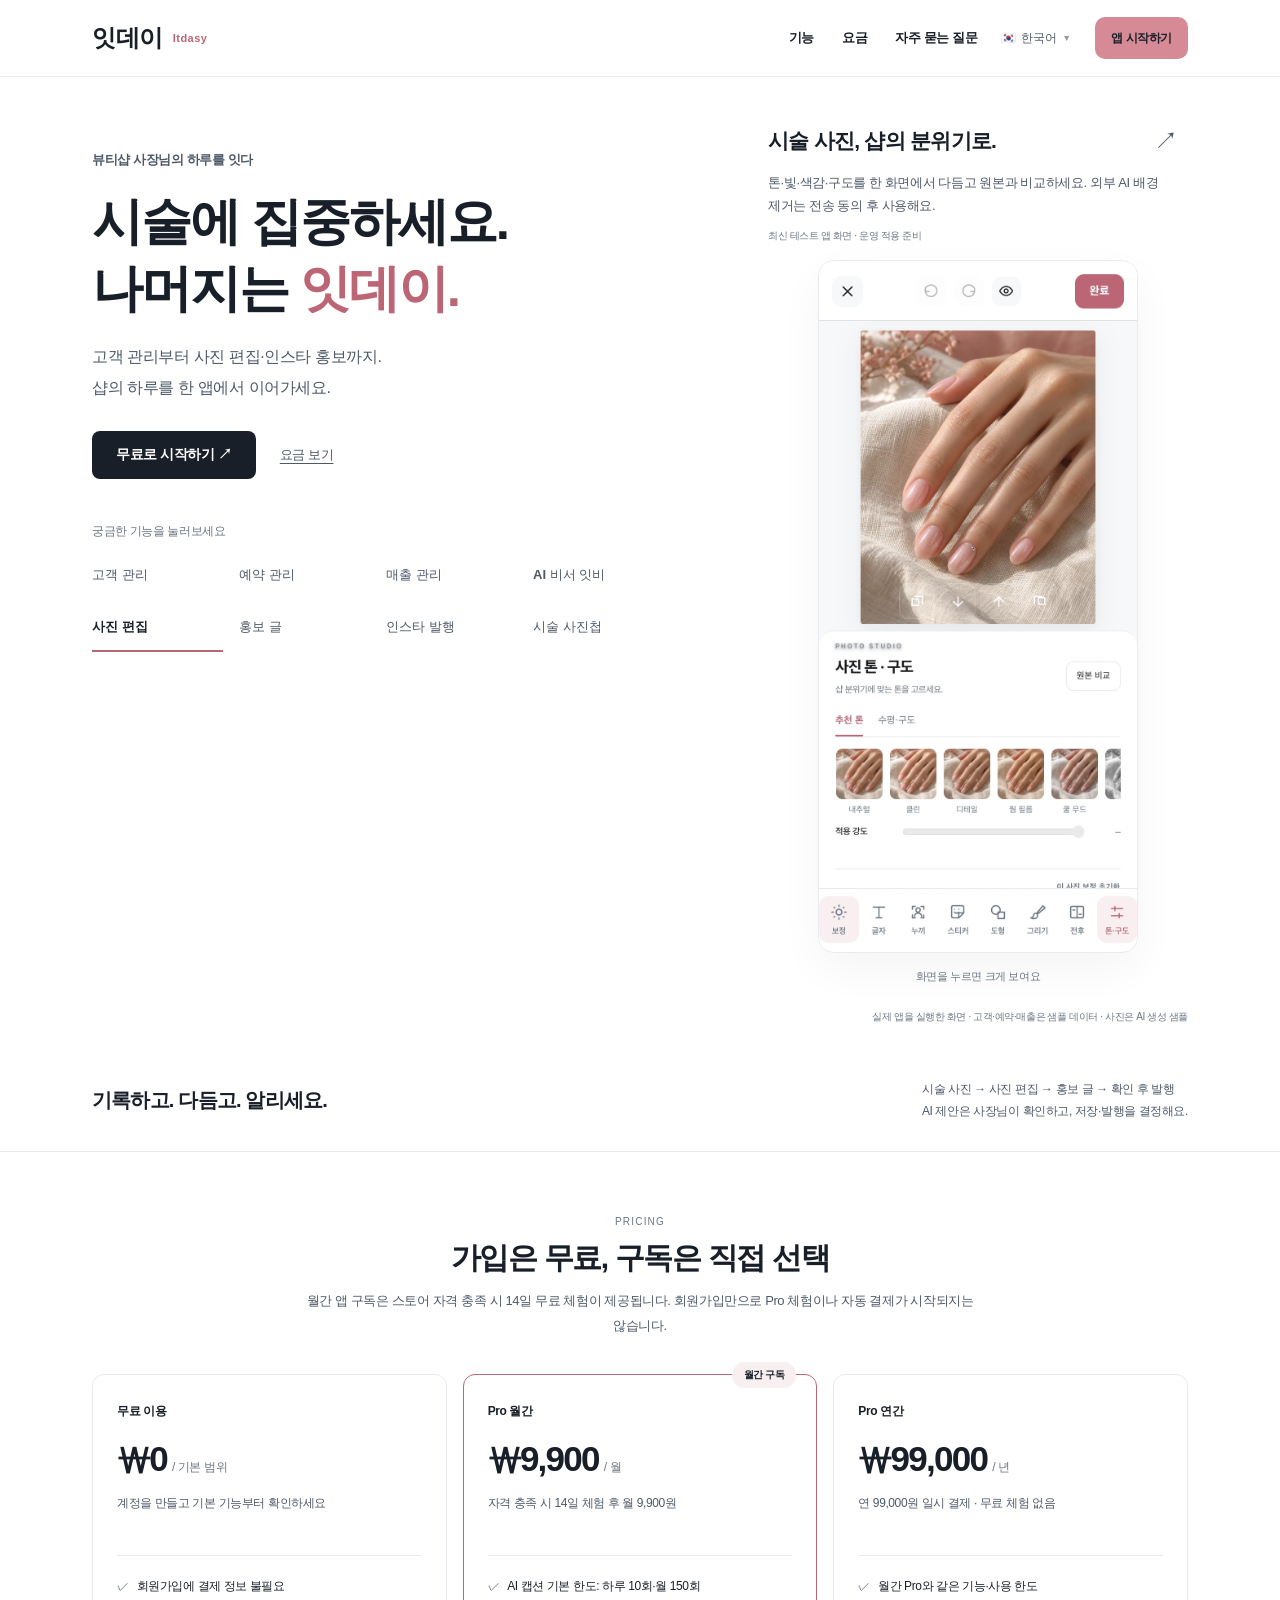
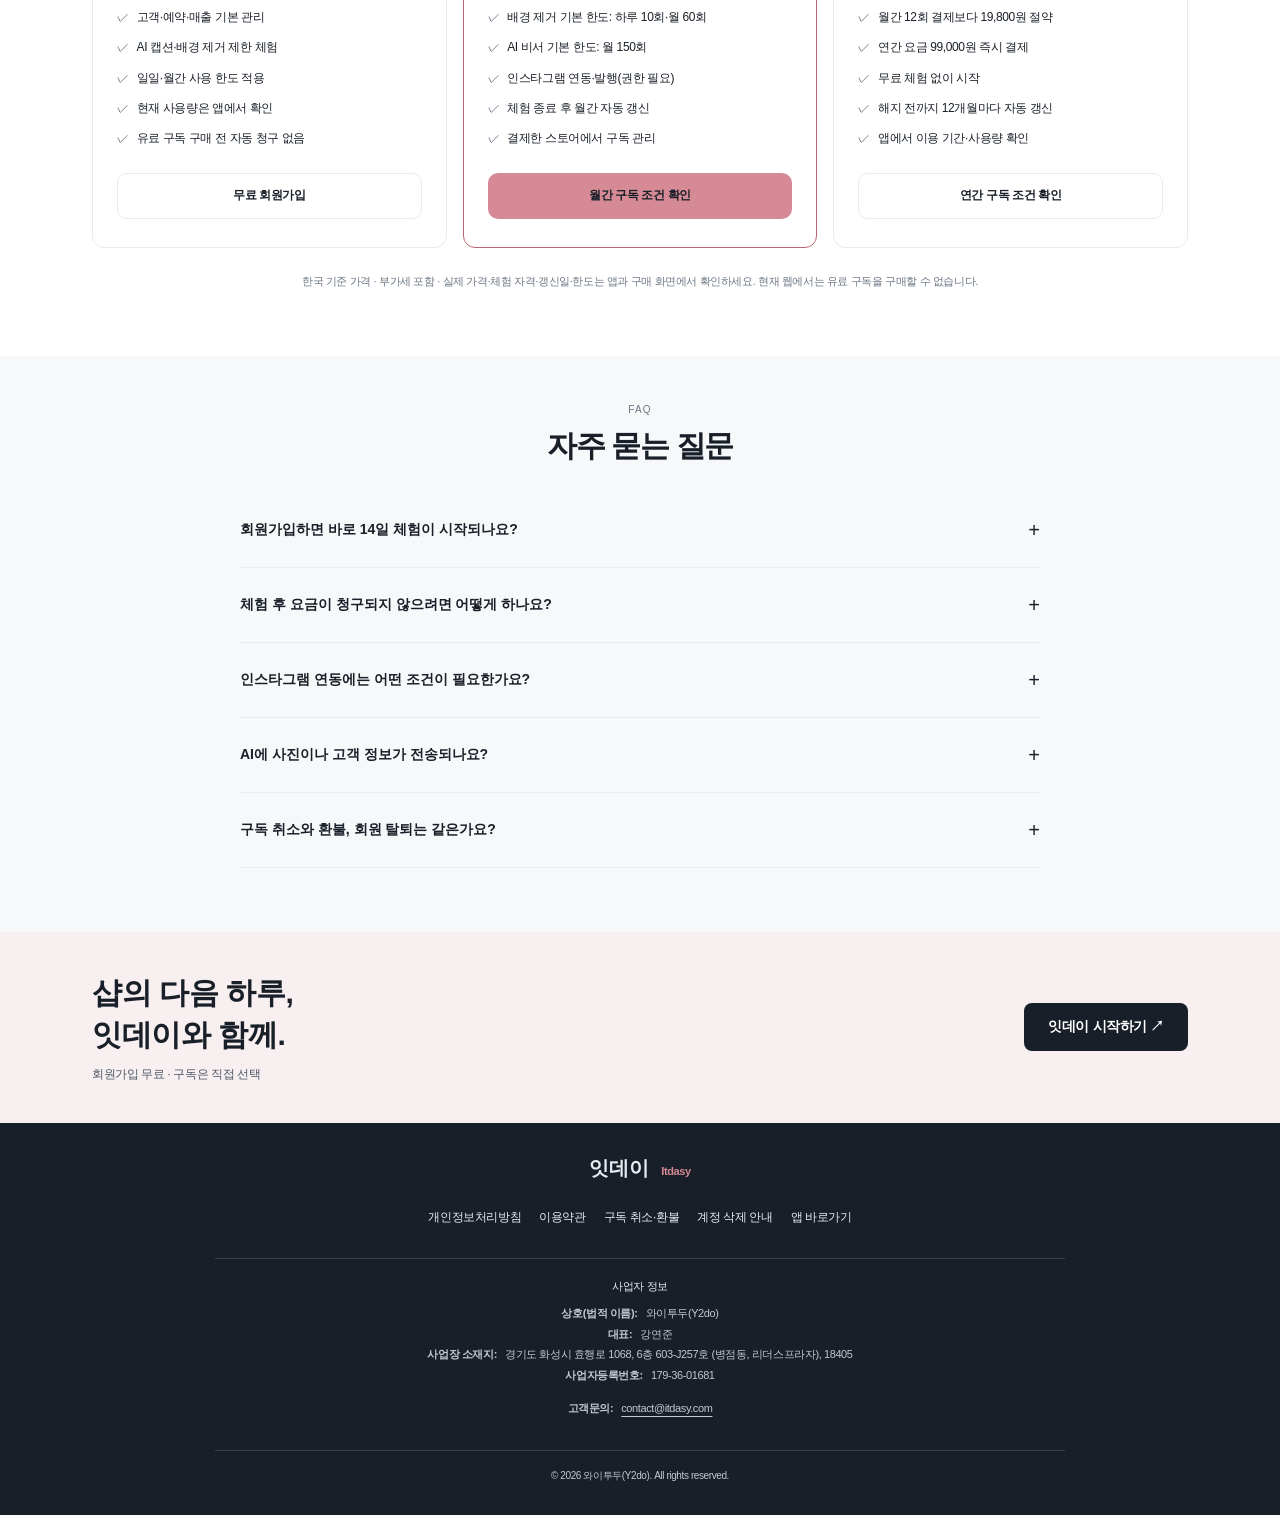
<file: index.html>
<!DOCTYPE html>
<html lang="ko">
<head>
  <meta charset="UTF-8">
  <meta name="viewport" content="width=device-width, initial-scale=1.0, maximum-scale=5">
  <title>잇데이 — 사장님의 시간을 아끼고, 매출을 잇다</title>
  <meta name="description" content="뷰티샵 고객·예약·매출 관리부터 사진 편집과 AI 홍보 글 초안까지. 확인 후 저장·발행하는 잇데이.">
  <meta property="og:title" content="잇데이 — 뷰티샵 관리와 AI 홍보 도우미">
  <meta property="og:description" content="고객·예약·매출, 사진과 홍보 글을 한 곳에서 준비하세요.">
  <link rel="icon" href="assets/favicon.svg" type="image/svg+xml">
  <meta name="theme-color" content="#FFFFFF">
  <meta name="author" content="와이투두(Y2do)">
  <meta name="publisher" content="와이투두(Y2do)">
  <!-- Meta Business Verification / 검색엔진용 법적 엔티티 구조화 데이터 -->
  <script type="application/ld+json">
  {
    "@context": "https://schema.org",
    "@type": "Organization",
    "name": "잇데이",
    "legalName": "와이투두(Y2do)",
    "alternateName": ["와이투두", "Y2do", "잇데이 스튜디오", "itdasy"],
    "taxID": "179-36-01681",
    "founder": "강연준",
    "url": "https://itdasy.com",
    "email": "contact@itdasy.com",
    "address": {
      "@type": "PostalAddress",
      "streetAddress": "효행로 1068, 6층 603-J257호 (병점동, 리더스프라자)",
      "addressLocality": "화성시",
      "addressRegion": "경기도",
      "postalCode": "18405",
      "addressCountry": "KR"
    }
  }
  </script>
  <link rel="stylesheet" href="design.css?v=20261002-product-v2">
</head>
<body>
<a class="skip-link" href="#hero">본문 바로가기</a>
  <nav class="navbar" id="navbar">
    <div class="navbar-inner">
      <a class="navbar-logo" href="./" aria-label="잇데이 홈">잇데이 <span class="brand-wordmark">Itda<span style="color:inherit;font-size:inherit;letter-spacing:inherit">sy</span></span></a>
      <div class="nav-links"><a href="#services" id="navFeatures">기능</a><a href="#pricing" id="navPricing">요금</a><a href="#faq" id="navFaq">자주 묻는 질문</a></div>
      <div class="lang-switcher" id="langSwitcher">
        <button class="lang-btn" onclick="toggleLang()" aria-expanded="false" aria-controls="languageOptions">
          <span class="lang-flag" id="currentFlag">🇰🇷</span>
          <span id="currentLangLabel">한국어</span>
          <span style="font-size:9px;opacity:.6;">▼</span>
        </button>
        <div class="lang-dropdown" id="languageOptions">
          <button type="button" class="lang-option active" onclick="setLang('ko')">🇰🇷 한국어</button>
          <button type="button" class="lang-option" onclick="setLang('en')">🇺🇸 English</button>
        </div>
      </div>
      <a href="https://nopo-lab.github.io/itdasy-frontend/#register" class="btn-nav" data-i18n="nav_cta">앱 시작하기</a>
    </div>
  </nav>
<main>
<section id="hero">
 <div class="container hero-inner">
  <div class="hero-content">
   <p class="hero-badge" id="heroBadge">뷰티샵 사장님의 하루를 잇다</p>
   <h1 class="hero-title" id="heroTitle">시술에 집중하세요.<br>나머지는 <span>잇데이.</span></h1>
   <p class="hero-desc" id="heroDesc">고객 관리부터 사진 편집·인스타 홍보까지.<br>샵의 하루를 한 앱에서 이어가세요.</p>
   <div class="hero-actions"><a href="https://nopo-lab.github.io/itdasy-frontend/#register" class="btn-hero" id="heroBtn">무료로 시작하기 <span aria-hidden="true">↗</span></a><a href="#pricing" class="hero-secondary" id="heroPricing">요금 보기</a></div>
   <div id="services" class="feature-picker"><p class="picker-label" id="pickerLabel">궁금한 기능을 눌러보세요</p><div class="feature-tabs" role="tablist" aria-label="잇데이 기능"><button type="button" class="feature-tab" id="feature-customer" role="tab" aria-controls="featurePanel" aria-selected="false" tabindex="-1" data-feature="customer"><svg viewBox="0 0 24 24" aria-hidden="true"><path d="M16 21v-2a4 4 0 0 0-4-4H6a4 4 0 0 0-4 4v2m20 0v-2a4 4 0 0 0-3-3.87"/><circle cx="9" cy="7" r="4"/><path d="M16 3a4 4 0 0 1 0 8"/></svg><span>고객 관리</span></button>
<button type="button" class="feature-tab" id="feature-booking" role="tab" aria-controls="featurePanel" aria-selected="false" tabindex="-1" data-feature="booking"><svg viewBox="0 0 24 24" aria-hidden="true"><rect x="3" y="5" width="18" height="16" rx="3"/><path d="M16 3v4M8 3v4M3 11h18m-12 4h2m3 0h2"/></svg><span>예약 관리</span></button>
<button type="button" class="feature-tab" id="feature-revenue" role="tab" aria-controls="featurePanel" aria-selected="false" tabindex="-1" data-feature="revenue"><svg viewBox="0 0 24 24" aria-hidden="true"><path d="M4 20h16M6 16v-4m6 4V8m6 8V4"/></svg><span>매출 관리</span></button>
<button type="button" class="feature-tab" id="feature-assistant" role="tab" aria-controls="featurePanel" aria-selected="false" tabindex="-1" data-feature="assistant"><svg viewBox="0 0 24 24" aria-hidden="true"><rect x="4" y="6" width="16" height="14" rx="4"/><path d="M12 2v4M8 11v2m8-2v2M8 17h8"/></svg><span>AI 비서 잇비</span></button>
<button type="button" class="feature-tab" id="feature-editor" role="tab" aria-controls="featurePanel" aria-selected="true" tabindex="0" data-feature="editor"><svg viewBox="0 0 24 24" aria-hidden="true"><path d="m4 17 9-9 4 4-9 9H4zm11-11 2-2 4 4-2 2M4 4v5M2 7h5"/></svg><span>사진 편집</span></button>
<button type="button" class="feature-tab" id="feature-caption" role="tab" aria-controls="featurePanel" aria-selected="false" tabindex="-1" data-feature="caption"><svg viewBox="0 0 24 24" aria-hidden="true"><path d="M4 4h16v16H4zm4 4h8M8 12h8m-8 4h4"/></svg><span>홍보 글</span></button>
<button type="button" class="feature-tab" id="feature-publish" role="tab" aria-controls="featurePanel" aria-selected="false" tabindex="-1" data-feature="publish"><svg viewBox="0 0 24 24" aria-hidden="true"><path d="M12 16V3m-5 5 5-5 5 5M4 14v6h16v-6"/></svg><span>인스타 발행</span></button>
<button type="button" class="feature-tab" id="feature-portfolio" role="tab" aria-controls="featurePanel" aria-selected="false" tabindex="-1" data-feature="portfolio"><svg viewBox="0 0 24 24" aria-hidden="true"><path d="M3 7h7l2 2h9v11H3zM3 7V4h7l2 3"/></svg><span>시술 사진첩</span></button></div></div>
  </div>
  <div class="feature-stage" id="featurePanel" role="tabpanel" aria-labelledby="feature-editor" tabindex="0">
   <div class="stage-heading"><div><p class="stage-eyebrow" id="stageEyebrow">PHOTO EDITOR</p><h2 id="featureTitle">시술 사진, 샵의 분위기로.</h2></div><button type="button" id="enlargeScreen" aria-label="앱 화면 크게 보기">↗</button></div>
   <p class="feature-desc" id="featureDesc">톤·빛·색감·구도를 한 화면에서 다듬고 원본과 비교하세요. 외부 AI 배경 제거는 전송 동의 후 사용해요.</p>
   <p class="availability" id="featureAvailability">최신 테스트 앱 화면 · 운영 적용 준비</p><div class="stage-media"><button type="button" class="screen-button" id="screenButton" aria-label="사진 편집 화면 크게 보기"><img id="featureImage" src="assets/screens/editor-current.webp" width="780" height="1688" alt="잇데이 사진 편집 실제 앱 화면" fetchpriority="high"></button></div>
   <div class="stage-bottom"><span id="screenHint">화면을 누르면 크게 보여요</span></div>
  </div>
 </div>
 <div class="container"><p id="captureNote" class="capture-note">실제 앱을 실행한 화면 · 고객·예약·매출은 샘플 데이터 · 사진은 AI 생성 샘플</p></div>
</section>
<section class="workflow"><div class="container workflow-inner"><h2 id="workflowTitle">기록하고. 다듬고. 알리세요.</h2><p id="workflowDesc">시술 사진 → 사진 편집 → 홍보 글 → 확인 후 발행<br>AI 제안은 사장님이 확인하고, 저장·발행을 결정해요.</p></div></section>
  <!-- Pricing -->
  <section id="pricing">
    <div class="container">
      <div class="pricing-header reveal">
        <span class="section-label">Pricing</span>
        <h2 class="section-title">가입은 무료, 구독은 직접 선택</h2>
        <p class="section-sub">월간 앱 구독은 스토어 자격 충족 시 14일 무료 체험이 제공됩니다. 회원가입만으로 Pro 체험이나 자동 결제가 시작되지는 않습니다.</p>
      </div>
      <div class="pricing-grid">

        <!-- Free -->
        <div class="pricing-card reveal reveal-delay-1">
          <div class="pricing-tier">무료 이용</div>
          <div class="pricing-price">
            <div class="pricing-amount">₩0</div>
            <div class="pricing-period">/ 기본 범위</div>
          </div>
          <div class="pricing-desc" id="pricingDesc1">계정을 만들고 기본 기능부터 확인하세요</div>
          <div class="pricing-divider"></div>
          <ul class="pricing-features"><li>회원가입에 결제 정보 불필요</li><li>고객·예약·매출 기본 관리</li><li>AI 캡션·배경 제거 제한 체험</li><li>일일·월간 사용 한도 적용</li><li>현재 사용량은 앱에서 확인</li><li>유료 구독 구매 전 자동 청구 없음</li></ul>
          <a href="https://nopo-lab.github.io/itdasy-frontend/" class="btn-pricing outline" id="pricingBtn1">무료 회원가입</a>
        </div>

        <!-- Pro Monthly -->
        <div class="pricing-card featured reveal reveal-delay-2">
          <div class="pricing-popular">월간 결제</div>
          <div class="pricing-tier">Pro 월간</div>
          <div class="pricing-price">
            <div class="pricing-amount">₩9,900</div>
            <div class="pricing-period">/ 월</div>
          </div>
          <div class="pricing-desc" id="pricingDesc2">자격 충족 시 14일 체험 후 월 9,900원</div>
          <div class="pricing-divider"></div>
          <ul class="pricing-features"><li>AI 캡션 기본 한도: 하루 10회·월 150회</li><li>배경 제거 기본 한도: 하루 10회·월 60회</li><li>AI 비서 기본 한도: 월 150회</li><li>인스타그램 연동·발행(권한 필요)</li><li>체험 종료 후 월간 자동 갱신</li><li>결제한 스토어에서 구독 관리</li></ul>
          <a href="https://nopo-lab.github.io/itdasy-frontend/" class="btn-pricing primary" id="pricingBtn2">월간 구독 조건 확인</a>
        </div>

        <!-- Pro Yearly -->
        <div class="pricing-card reveal reveal-delay-3">
          <div class="pricing-tier">Pro 연간</div>
          <div class="pricing-price">
            <div class="pricing-amount">₩99,000</div>
            <div class="pricing-period">/ 년</div>
          </div>
          <div class="pricing-desc" id="pricingDesc3">연 99,000원 일시 결제 · 무료 체험 없음</div>
          <div class="pricing-divider"></div>
          <ul class="pricing-features"><li>월간 Pro와 같은 기능·사용 한도</li><li>월간 12회 결제보다 19,800원 절약</li><li>연간 요금 99,000원 즉시 결제</li><li>무료 체험 없이 시작</li><li>해지 전까지 12개월마다 자동 갱신</li><li>앱에서 이용 기간·사용량 확인</li></ul>
          <a href="https://nopo-lab.github.io/itdasy-frontend/" class="btn-pricing outline" id="pricingBtn3">연간 구독 조건 확인</a>
        </div>

      </div>
      <p class="pricing-note reveal">한국 기준 가격 · 부가세 포함 · 실제 가격·체험 자격·갱신일·한도는 앱과 구매 화면에서 확인하세요. 현재 웹에서는 유료 구독을 구매할 수 없습니다.</p>
    </div>
  </section>

  <!-- FAQ -->
  <section id="faq">
    <div class="container">
      <div class="faq-header reveal">
        <span class="section-label">FAQ</span>
        <h2 class="section-title">자주 묻는 질문</h2>
      </div>
      <div class="faq-list reveal" id="faqList"><div class="faq-item"><button class="faq-q" onclick="toggleFaq(this)" aria-expanded="false">회원가입하면 바로 14일 체험이 시작되나요?<span class="faq-icon">+</span></button><div class="faq-a">아니요. 무료 회원가입과 스토어 월간 구독의 14일 체험은 별개입니다. 체험 제공 여부는 스토어 계정의 이용 이력과 구매 화면에서 확인하세요. 체험 구독을 구매하면 종료 후 월간 요금이 자동 청구됩니다. 연간 구독은 체험 없이 즉시 결제됩니다.</div></div><div class="faq-item"><button class="faq-q" onclick="toggleFaq(this)" aria-expanded="false">체험 후 요금이 청구되지 않으려면 어떻게 하나요?<span class="faq-icon">+</span></button><div class="faq-a">구독을 구매한 Apple 또는 Google 계정에서 체험 종료 전에 취소하세요. Apple은 최소 24시간 전 취소를 안내합니다. Google Play는 체험 종료 전 취소해야 합니다. 취소 후 이용 가능 기간은 해당 스토어에 표시된 만료일을 확인하세요. <a href="refund.html">구독 취소·환불 안내</a></div></div><div class="faq-item"><button class="faq-q" onclick="toggleFaq(this)" aria-expanded="false">인스타그램 연동에는 어떤 조건이 필요한가요?<span class="faq-icon">+</span></button><div class="faq-a">Meta의 공식 인증을 이용하며 잇데이가 인스타그램 비밀번호를 직접 수집하지 않습니다. 지원되는 프로페셔널 계정과 기능별 권한이 필요합니다. 발행·DM·댓글 기능은 승인된 권한과 Meta 정책에 따라 제공되고, 연결은 앱에서 해제할 수 있습니다.</div></div><div class="faq-item"><button class="faq-q" onclick="toggleFaq(this)" aria-expanded="false">AI에 사진이나 고객 정보가 전송되나요?<span class="faq-icon">+</span></button><div class="faq-a">요청한 AI 기능에 따라 글·사진·관련 기록이 외부 처리업체로 전송될 수 있습니다. 기능별 안내와 동의를 확인하고, 불필요한 이름·전화번호·얼굴은 가려 주세요. AI 전송을 거부해도 고객·예약·매출 기본 관리는 이용할 수 있습니다. <a href="privacy.html#ai-processing">AI 처리 안내</a></div></div><div class="faq-item"><button class="faq-q" onclick="toggleFaq(this)" aria-expanded="false">구독 취소와 환불, 회원 탈퇴는 같은가요?<span class="faq-icon">+</span></button><div class="faq-a">각각 별개입니다. 구독 취소는 다음 갱신을 중단하며 자동 환불을 뜻하지 않습니다. 환불은 결제한 경로로 요청하세요. 앱 삭제나 회원 탈퇴만으로 Apple·Google 구독은 취소되지 않습니다. <a href="refund.html">환불 정책</a> · <a href="delete-account.html">계정 삭제 안내</a></div></div></div>
    </div>
  </section>

<section id="cta"><div class="container cta-inner"><div><h2 id="ctaTitle">샵의 다음 하루,<br>잇데이와 함께.</h2><p id="ctaNote">회원가입 무료 · 구독은 직접 선택</p></div><a href="https://nopo-lab.github.io/itdasy-frontend/#register" class="btn-hero" id="ctaBtn">잇데이 시작하기 ↗</a></div></section></main>  <!-- Footer -->
  <footer>
    <div class="footer-logo">잇데이 <span>Itdasy</span></div>
    <div class="footer-links">
      <a href="privacy.html" id="footerPrivacy">개인정보처리방침</a>
      <a href="terms.html" id="footerGuide">이용약관</a>
      <a href="refund.html" id="footerRefund">구독 취소·환불</a>
      <a href="delete-account.html" id="footerDelete">계정 삭제 안내</a>
      <a href="https://nopo-lab.github.io/itdasy-frontend/" id="footerApp">앱 바로가기</a>
    </div>

    <!-- 사업자 정보 (전자상거래법·개인정보보호법·Meta Business Verification 대응) -->
    <!-- 상호 표기는 사업자등록증 · Meta Business Manager 등록 법적 이름과 **완전 동일** 문자열로 유지 -->
    <div class="footer-biz">
      <div class="footer-biz-title">사업자 정보</div>
      <div class="footer-biz-row"><b>상호(법적 이름):</b>와이투두(Y2do)</div>
      <div class="footer-biz-row"><b>대표:</b>강연준</div>
      <div class="footer-biz-row"><b>사업장 소재지:</b>경기도 화성시 효행로 1068, 6층 603-J257호 (병점동, 리더스프라자), 18405</div>
      <div class="footer-biz-row"><b>사업자등록번호:</b><span id="bizRegNo">179-36-01681</span></div>
      <div class="footer-biz-row"><b>고객문의:</b><a href="mailto:contact@itdasy.com">contact@itdasy.com</a></div>
    </div>

    <div class="footer-copy">© 2026 와이투두(Y2do). All rights reserved.</div>
  </footer>

  <!-- Preview Modal -->
  <div class="preview-modal-overlay" id="previewOverlay" onclick="closePreviewOnBg(event)">
    <div class="preview-modal" id="previewModal" role="dialog" aria-modal="true" aria-labelledby="previewTitle">
      <div class="preview-modal-header">
        <div class="preview-modal-title" id="previewTitle">미리보기</div>
        <button class="preview-modal-close" onclick="closePreview()" aria-label="미리보기 닫기">✕</button>
      </div>
      <div class="preview-modal-body" id="previewBody"></div>
    </div>
  </div>

<script src="site.js?v=20261002-product-v2"></script>
</body>
</html>
</file>
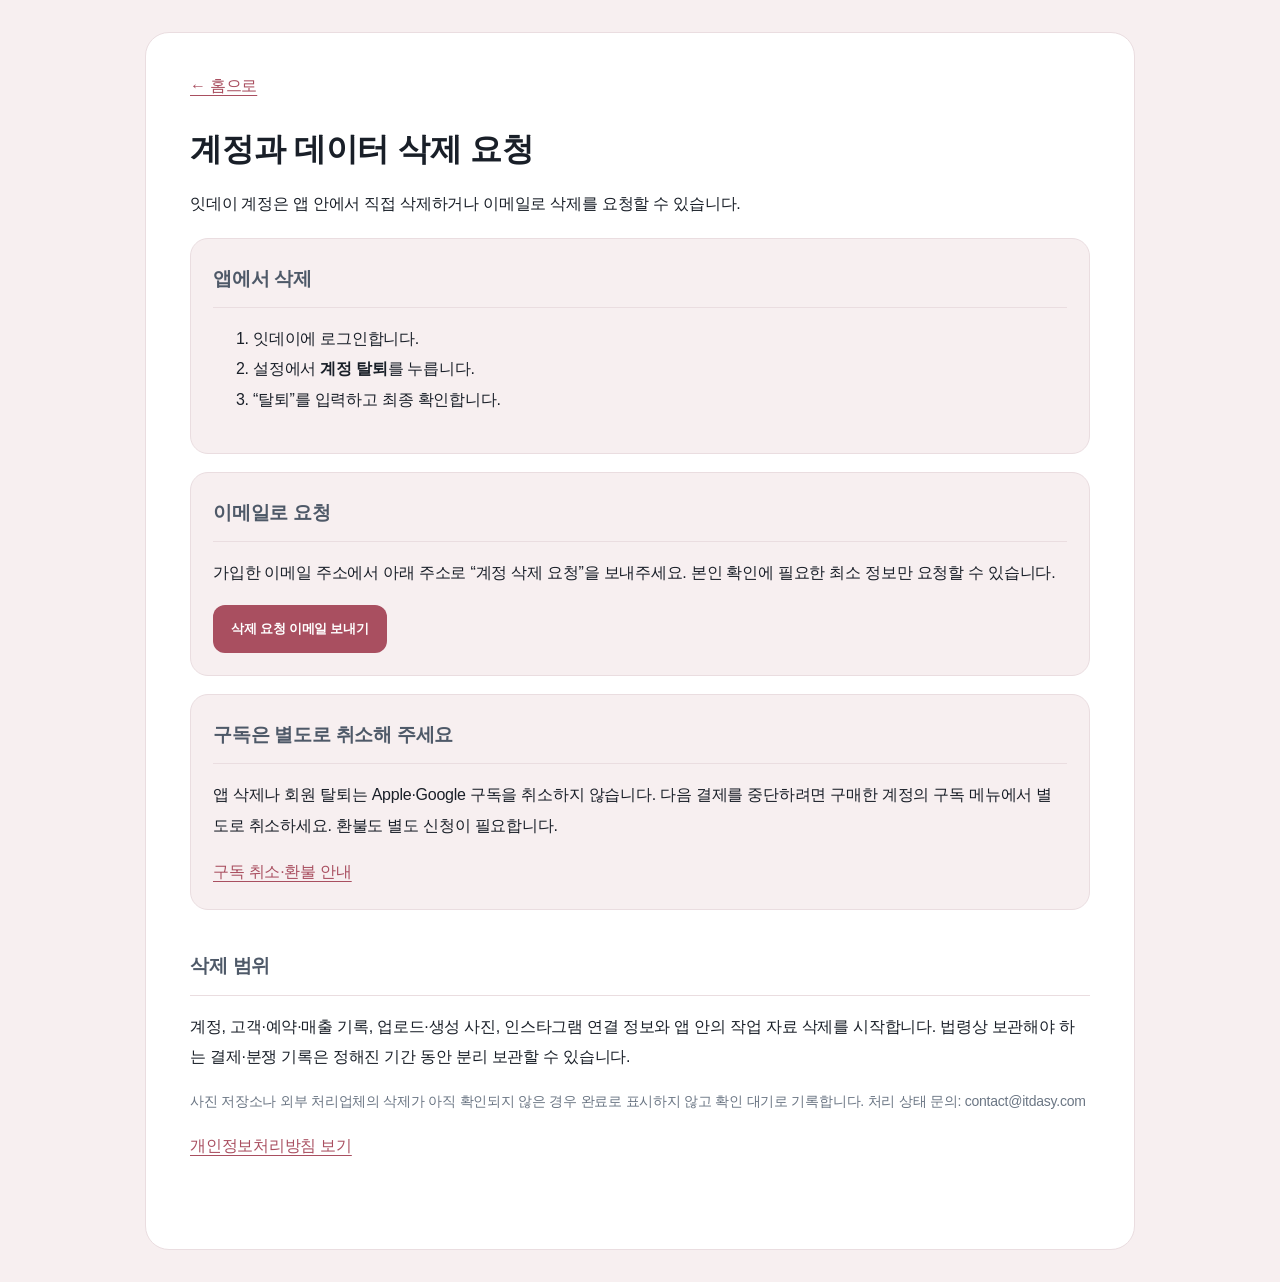
<file: delete-account.html>
<!doctype html>
<html lang="ko">
<head>
  <meta charset="utf-8">
  <meta name="viewport" content="width=device-width,initial-scale=1">
  <title>잇데이 계정 삭제 요청</title>
  <meta name="description" content="잇데이 계정과 관련 데이터 삭제 요청 방법">
  <style>
    body{margin:0;background:#fff8f8;color:#292323;font-family:-apple-system,BlinkMacSystemFont,"Noto Sans KR",sans-serif;line-height:1.7}
    main{max-width:680px;margin:0 auto;padding:48px 22px 72px}
    h1{font-size:28px;line-height:1.25;margin:0 0 12px} h2{font-size:19px;margin-top:32px}
    .card{background:#fff;border:1px solid #f1dfe2;border-radius:16px;padding:20px;margin:18px 0}
    .button{display:inline-block;background:#b23a4c;color:#fff;text-decoration:none;font-weight:700;padding:12px 18px;border-radius:12px}
    .muted{color:#6f6464;font-size:14px} a{color:#a52f42}
  </style>
<link rel="stylesheet" href="policy-design.css?v=20261002-brand-screens">
</head>
<body>
<main>
  <a href="./">← 홈으로</a>
  <h1>계정과 데이터 삭제 요청</h1>
  <p>잇데이 계정은 앱 안에서 직접 삭제하거나 이메일로 삭제를 요청할 수 있습니다.</p>

  <div class="card">
    <h2>앱에서 삭제</h2>
    <ol>
      <li>잇데이에 로그인합니다.</li>
      <li>설정에서 <strong>계정 탈퇴</strong>를 누릅니다.</li>
      <li>“탈퇴”를 입력하고 최종 확인합니다.</li>
    </ol>
  </div>

  <div class="card">
    <h2>이메일로 요청</h2>
    <p>가입한 이메일 주소에서 아래 주소로 “계정 삭제 요청”을 보내주세요. 본인 확인에 필요한 최소 정보만 요청할 수 있습니다.</p>
    <a class="button" href="mailto:contact@itdasy.com?subject=%EC%9E%87%EB%8D%B0%EC%9D%B4%20%EA%B3%84%EC%A0%95%20%EC%82%AD%EC%A0%9C%20%EC%9A%94%EC%B2%AD">삭제 요청 이메일 보내기</a>
  </div>

  <div class="card">
    <h2>구독은 별도로 취소해 주세요</h2>
    <p>앱 삭제나 회원 탈퇴는 Apple·Google 구독을 취소하지 않습니다. 다음 결제를 중단하려면 구매한 계정의 구독 메뉴에서 별도로 취소하세요. 환불도 별도 신청이 필요합니다.</p>
    <a href="refund.html">구독 취소·환불 안내</a>
  </div>

  <h2>삭제 범위</h2>
  <p>계정, 고객·예약·매출 기록, 업로드·생성 사진, 인스타그램 연결 정보와 앱 안의 작업 자료 삭제를 시작합니다. 법령상 보관해야 하는 결제·분쟁 기록은 정해진 기간 동안 분리 보관할 수 있습니다.</p>
  <p class="muted">사진 저장소나 외부 처리업체의 삭제가 아직 확인되지 않은 경우 완료로 표시하지 않고 확인 대기로 기록합니다. 처리 상태 문의: contact@itdasy.com</p>
  <p><a href="privacy.html">개인정보처리방침 보기</a></p>
</main>
</body>
</html>
</file>
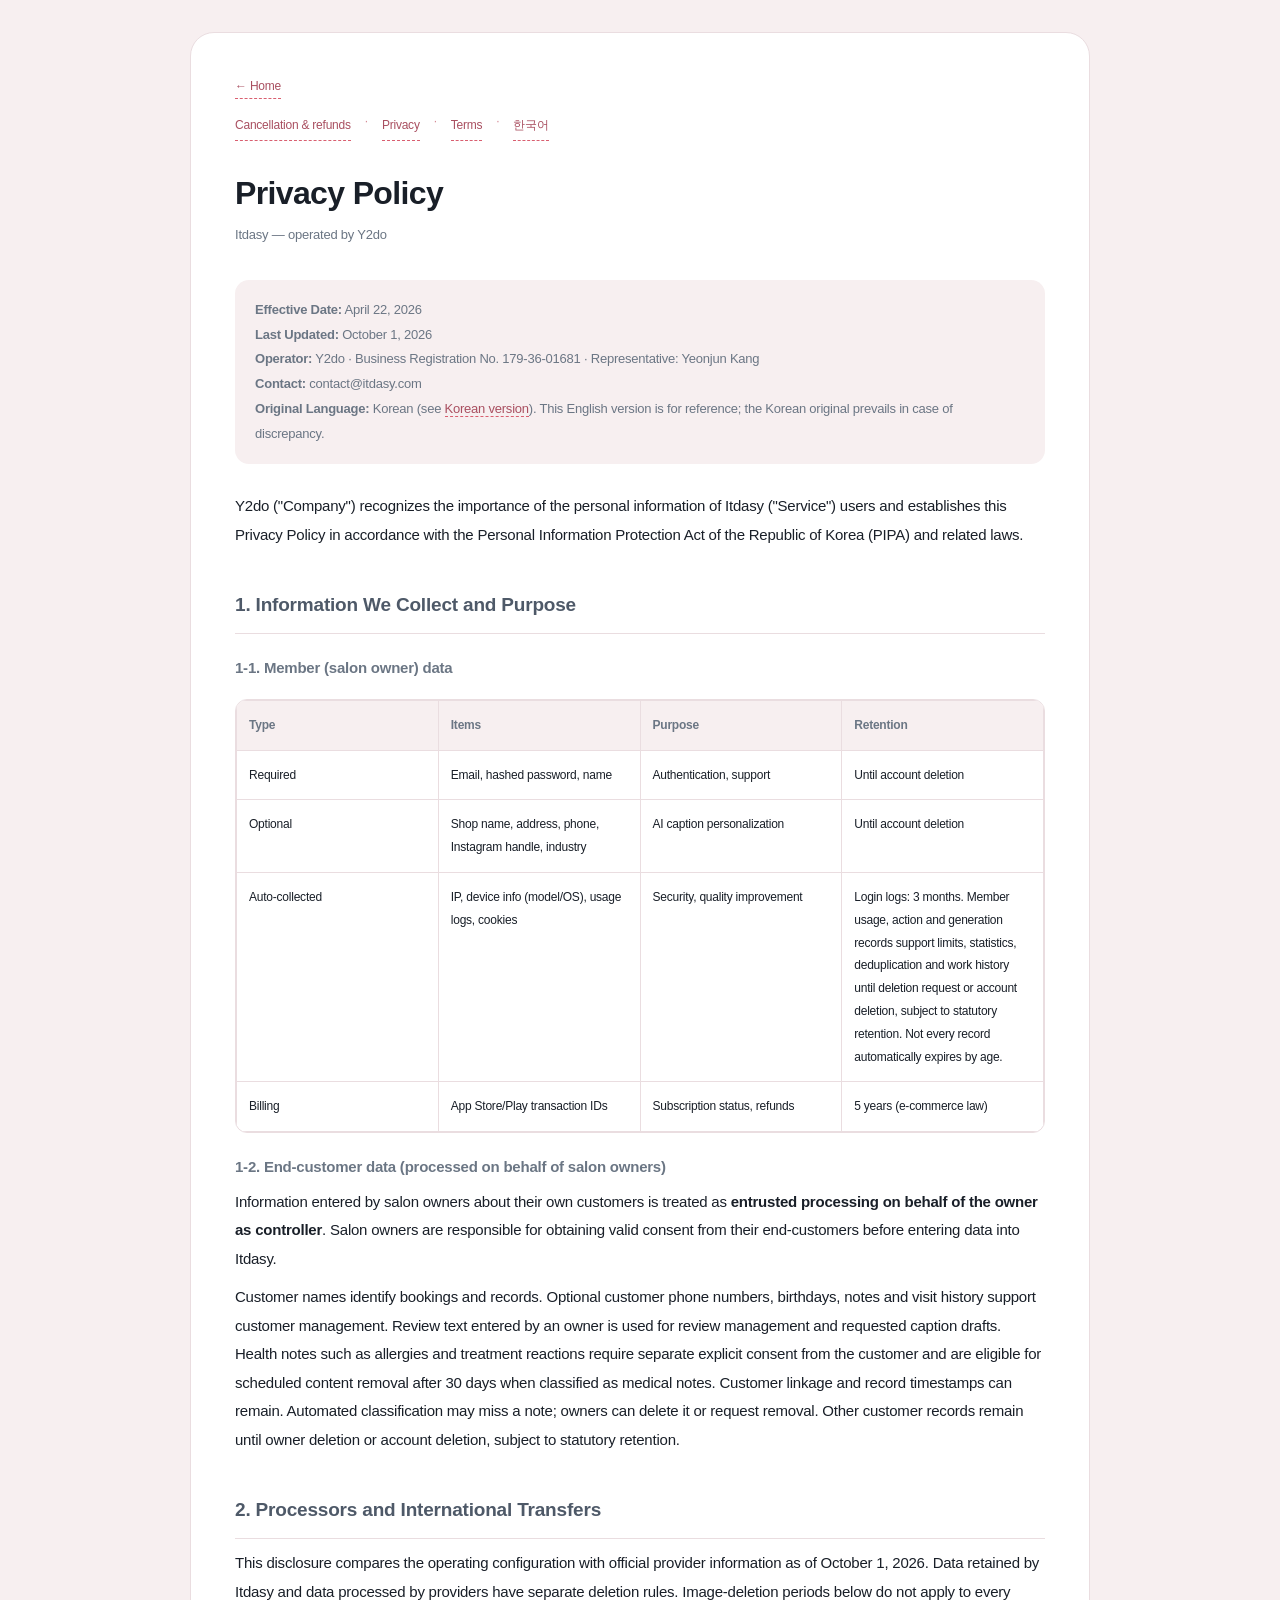
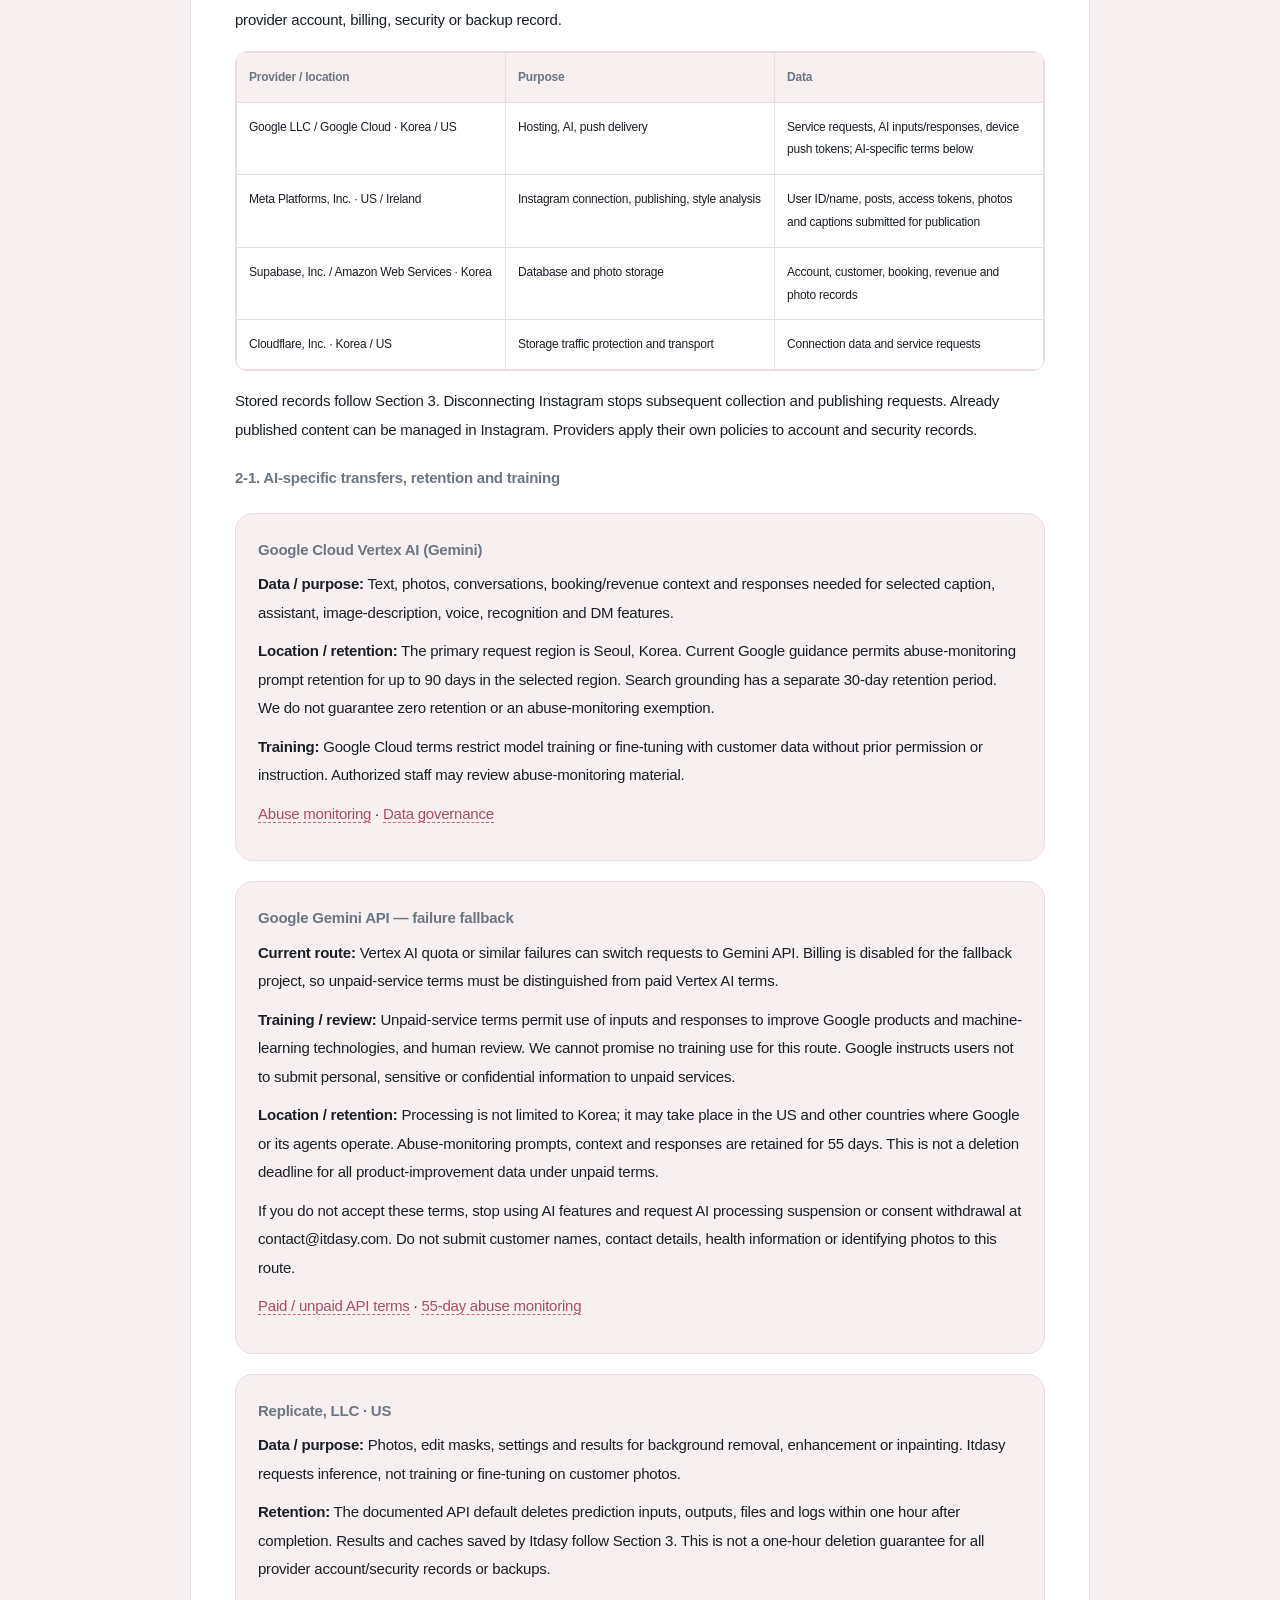
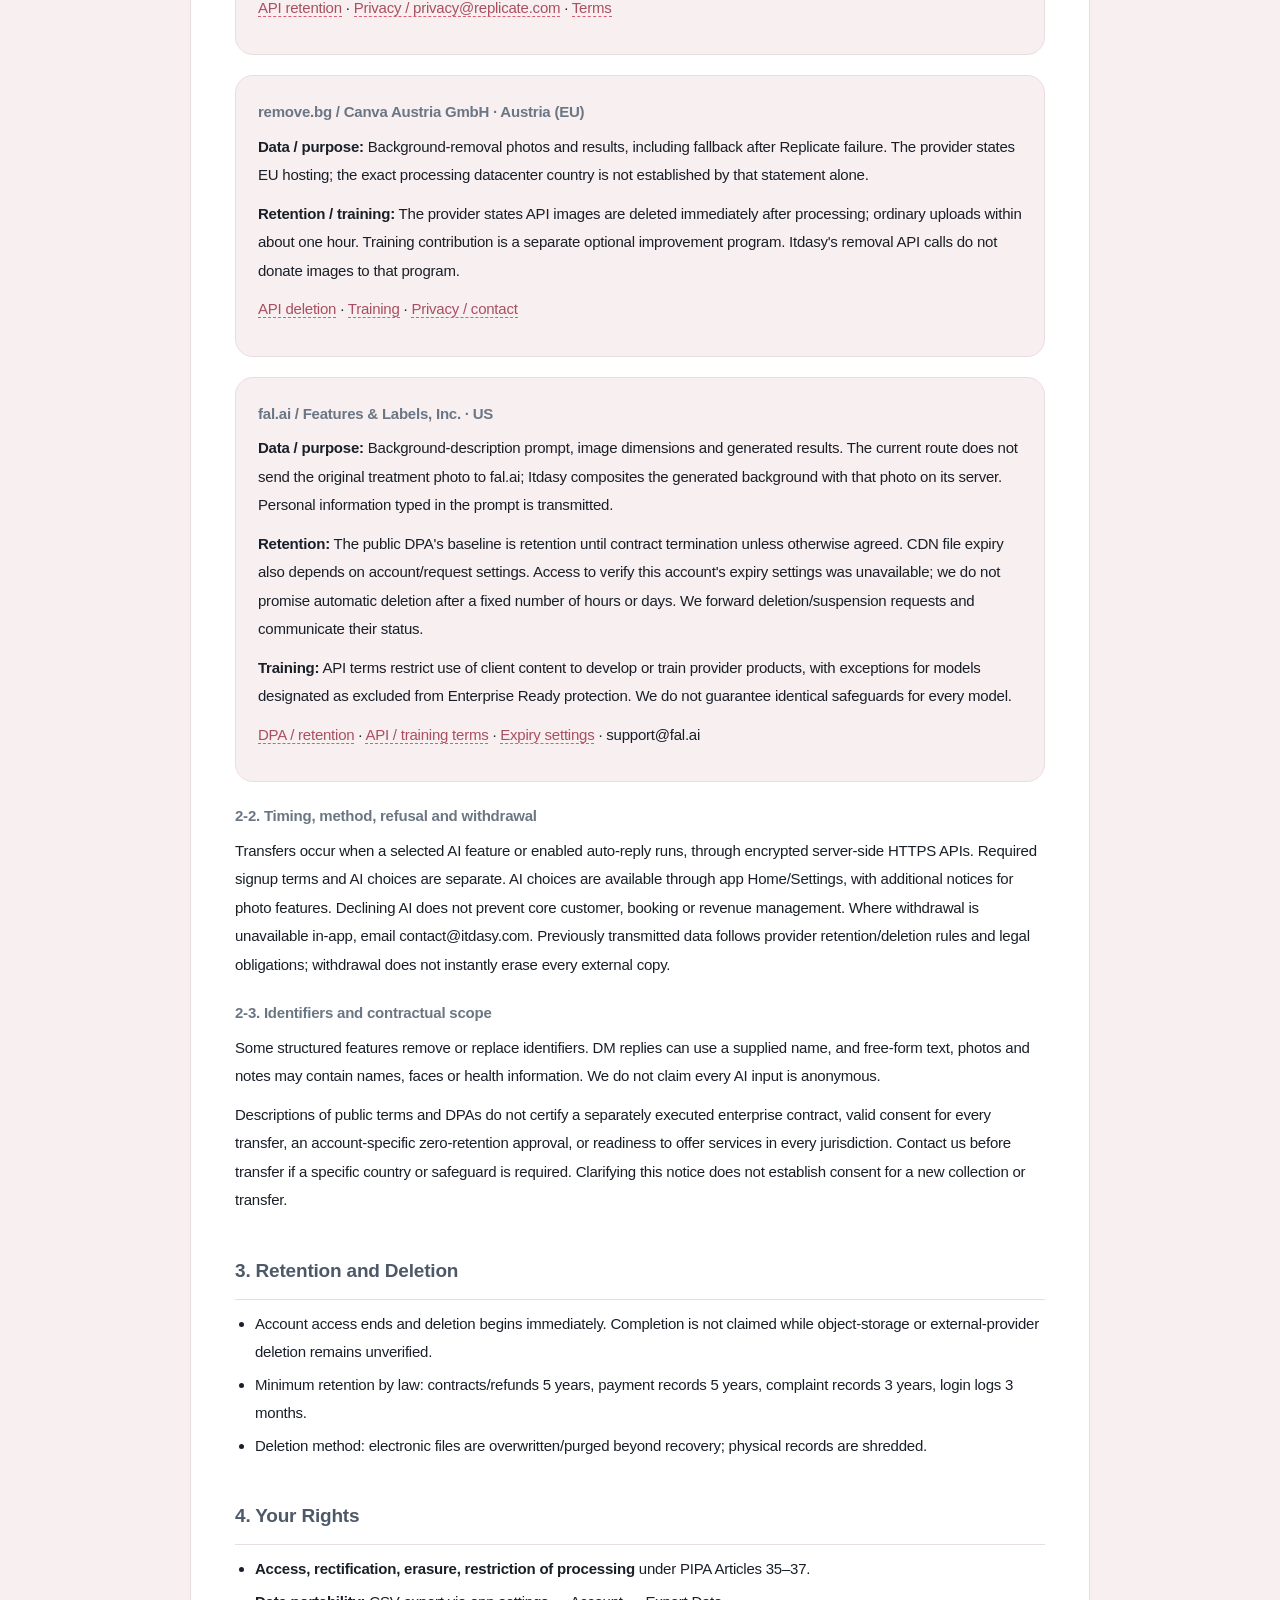
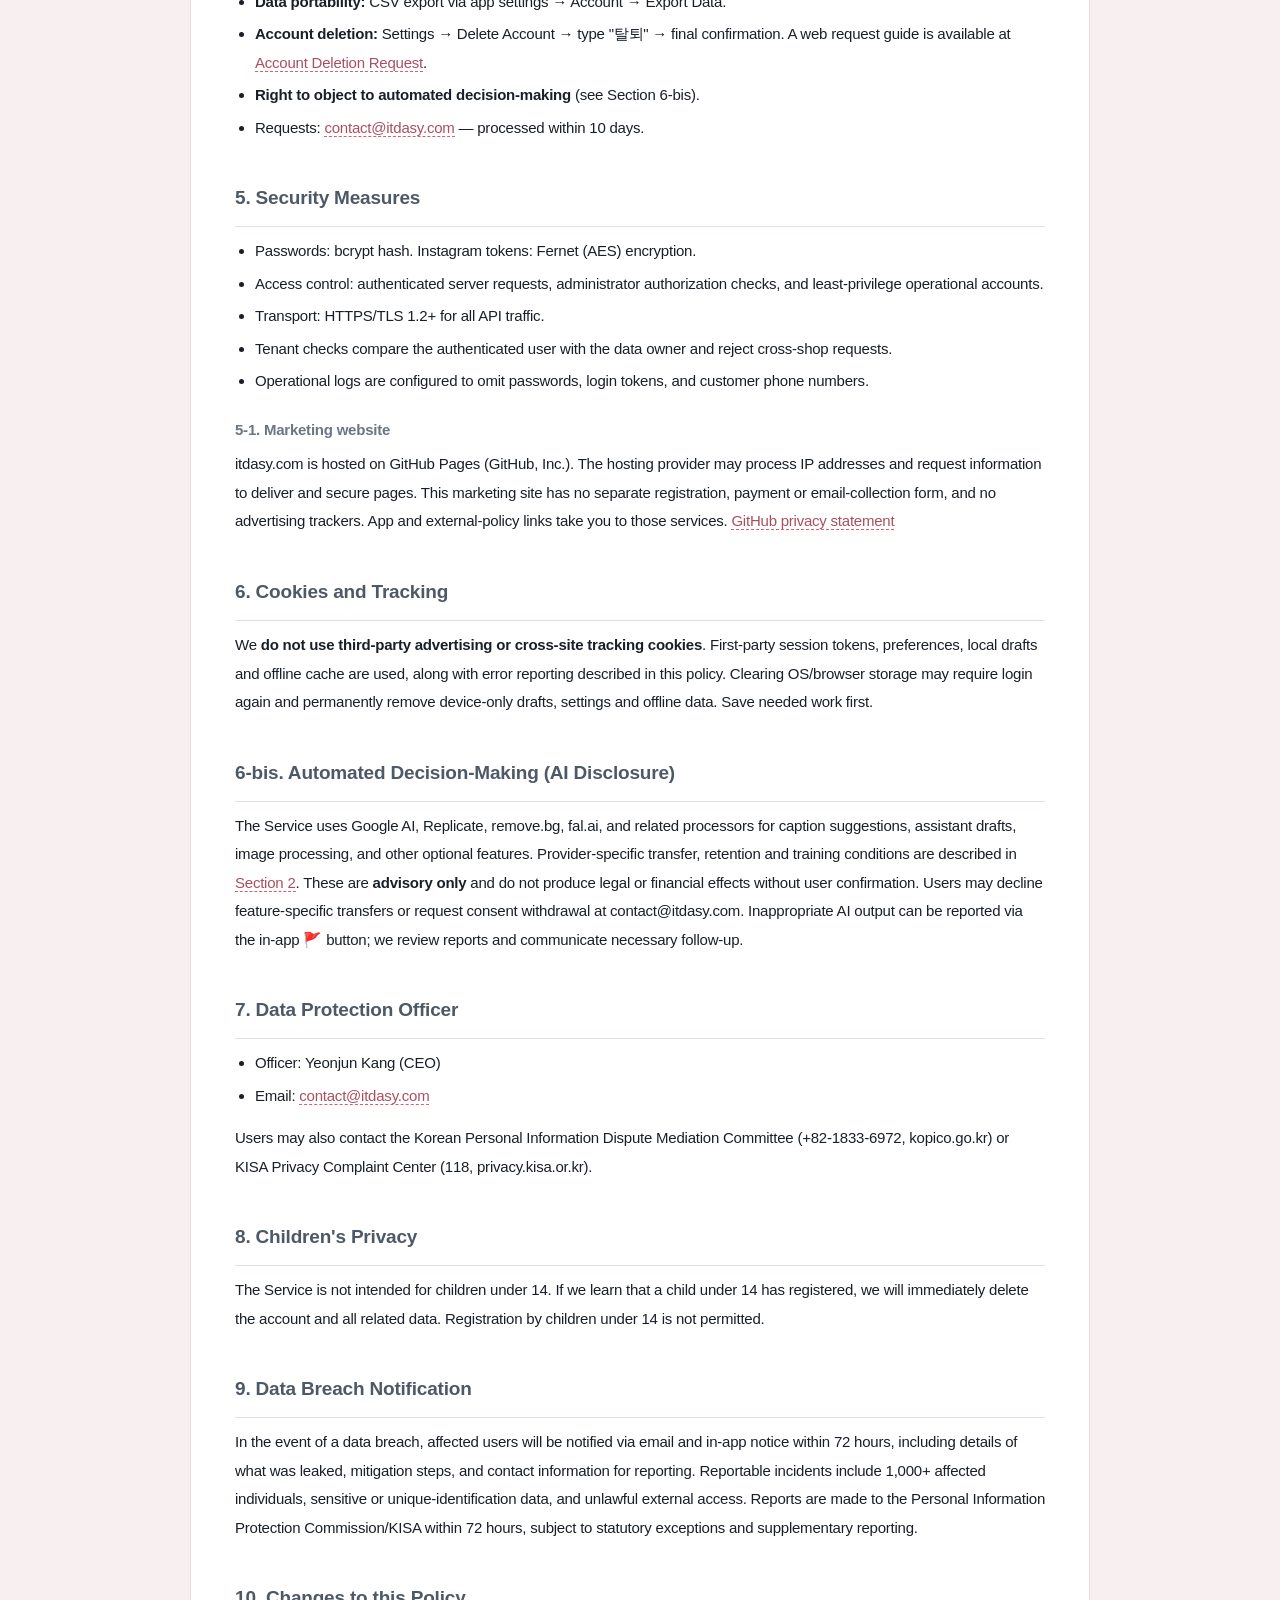
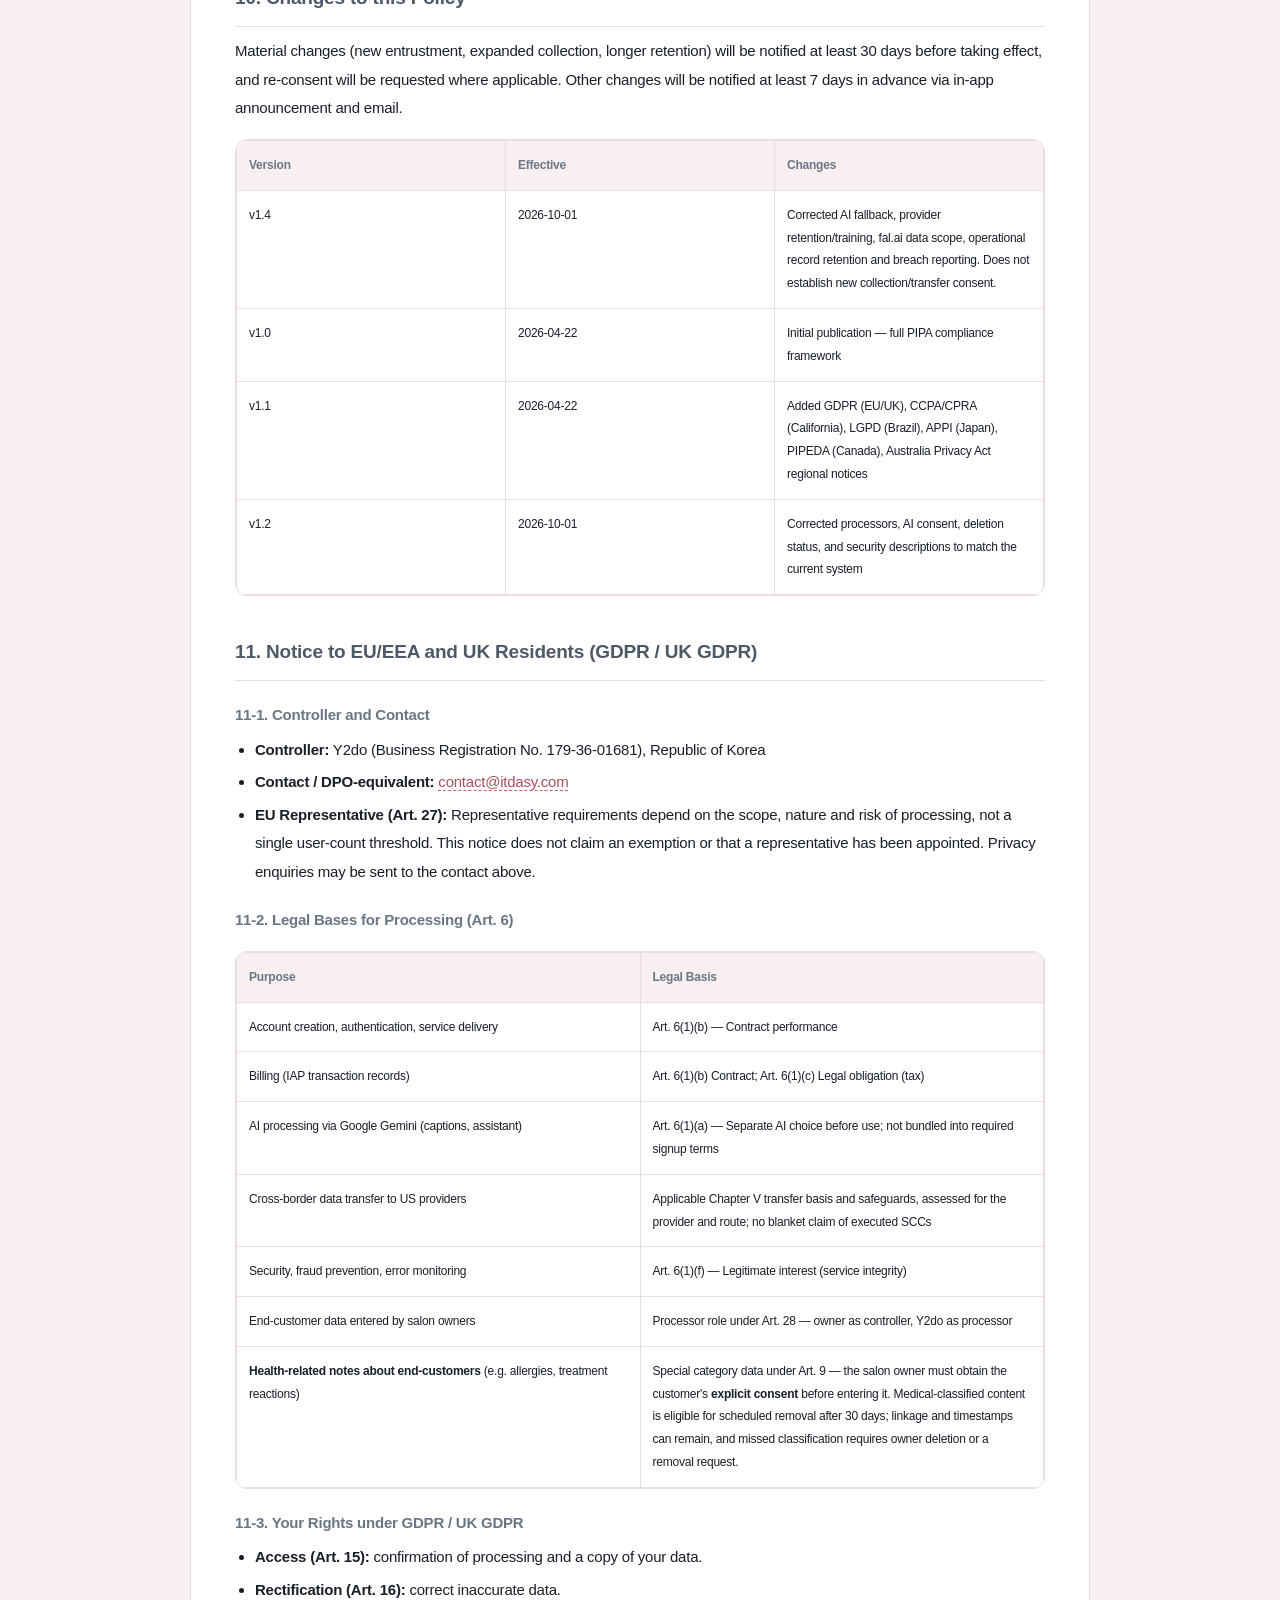
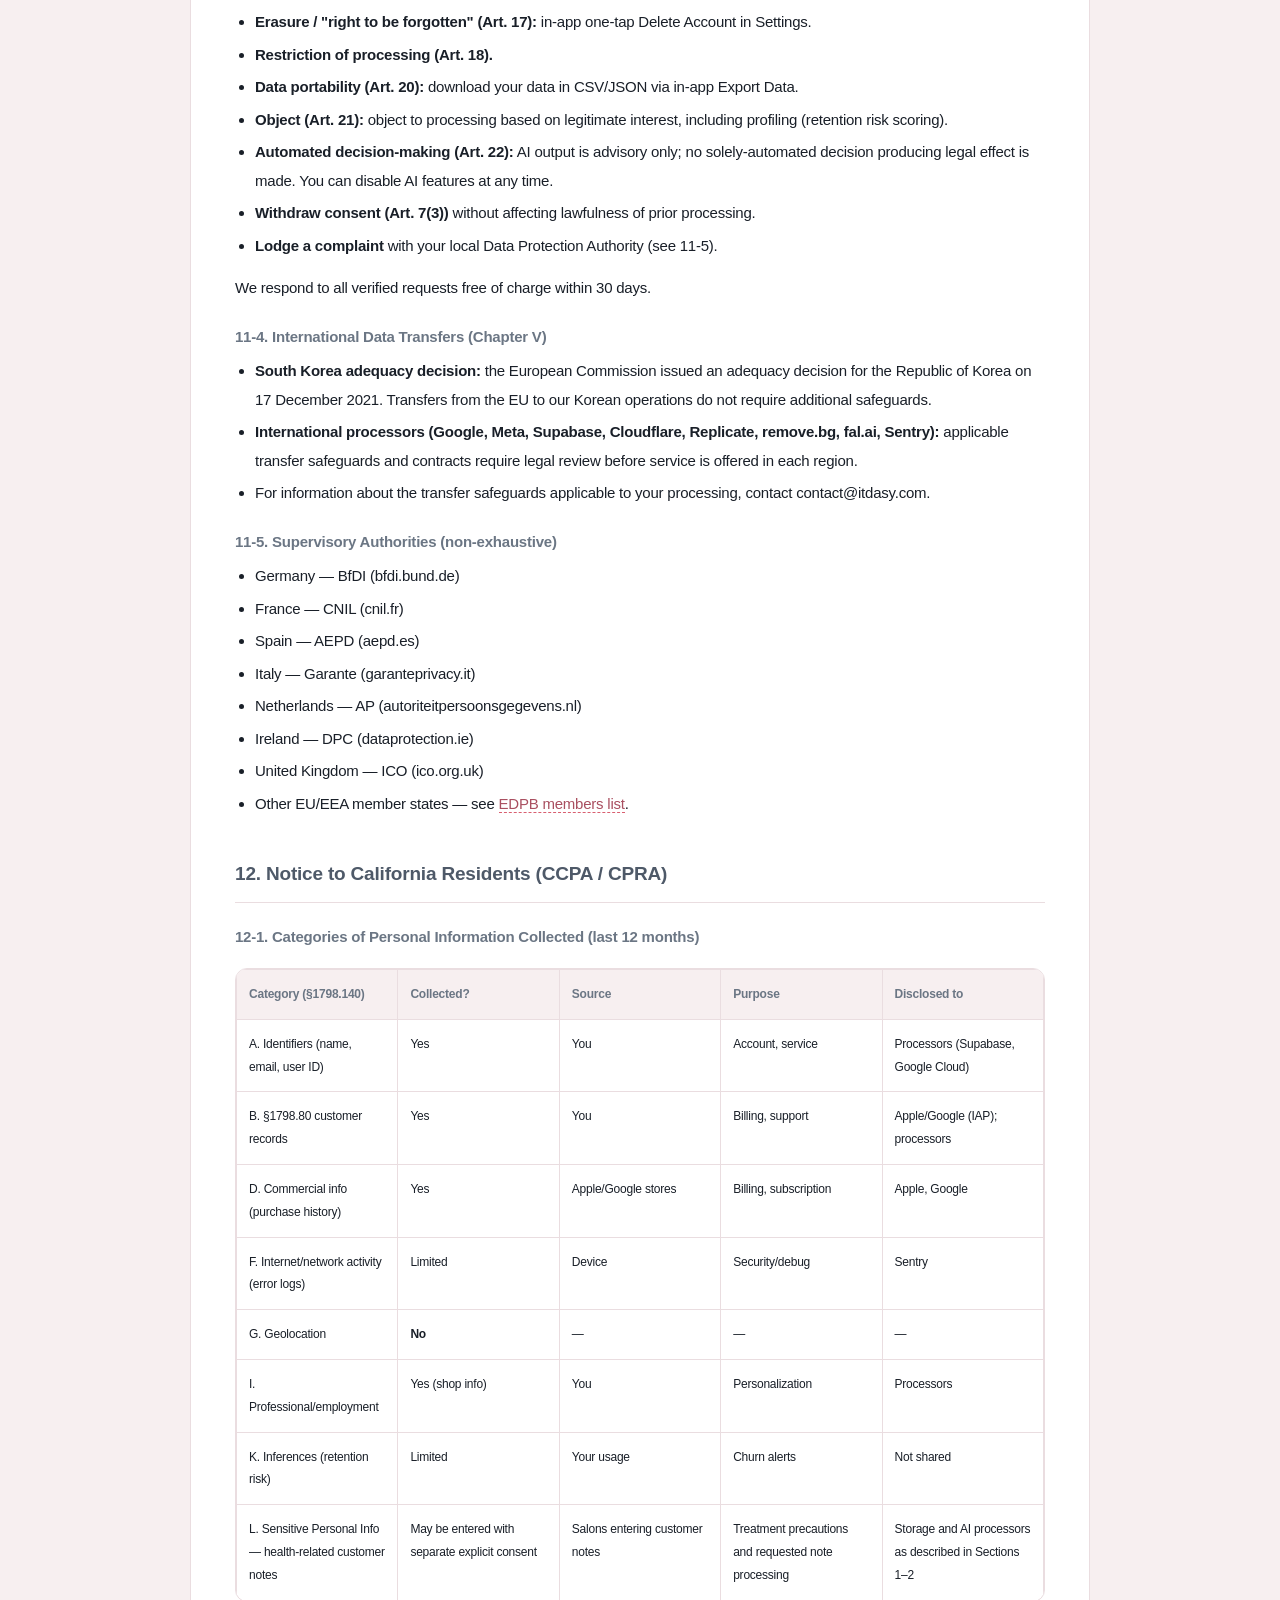
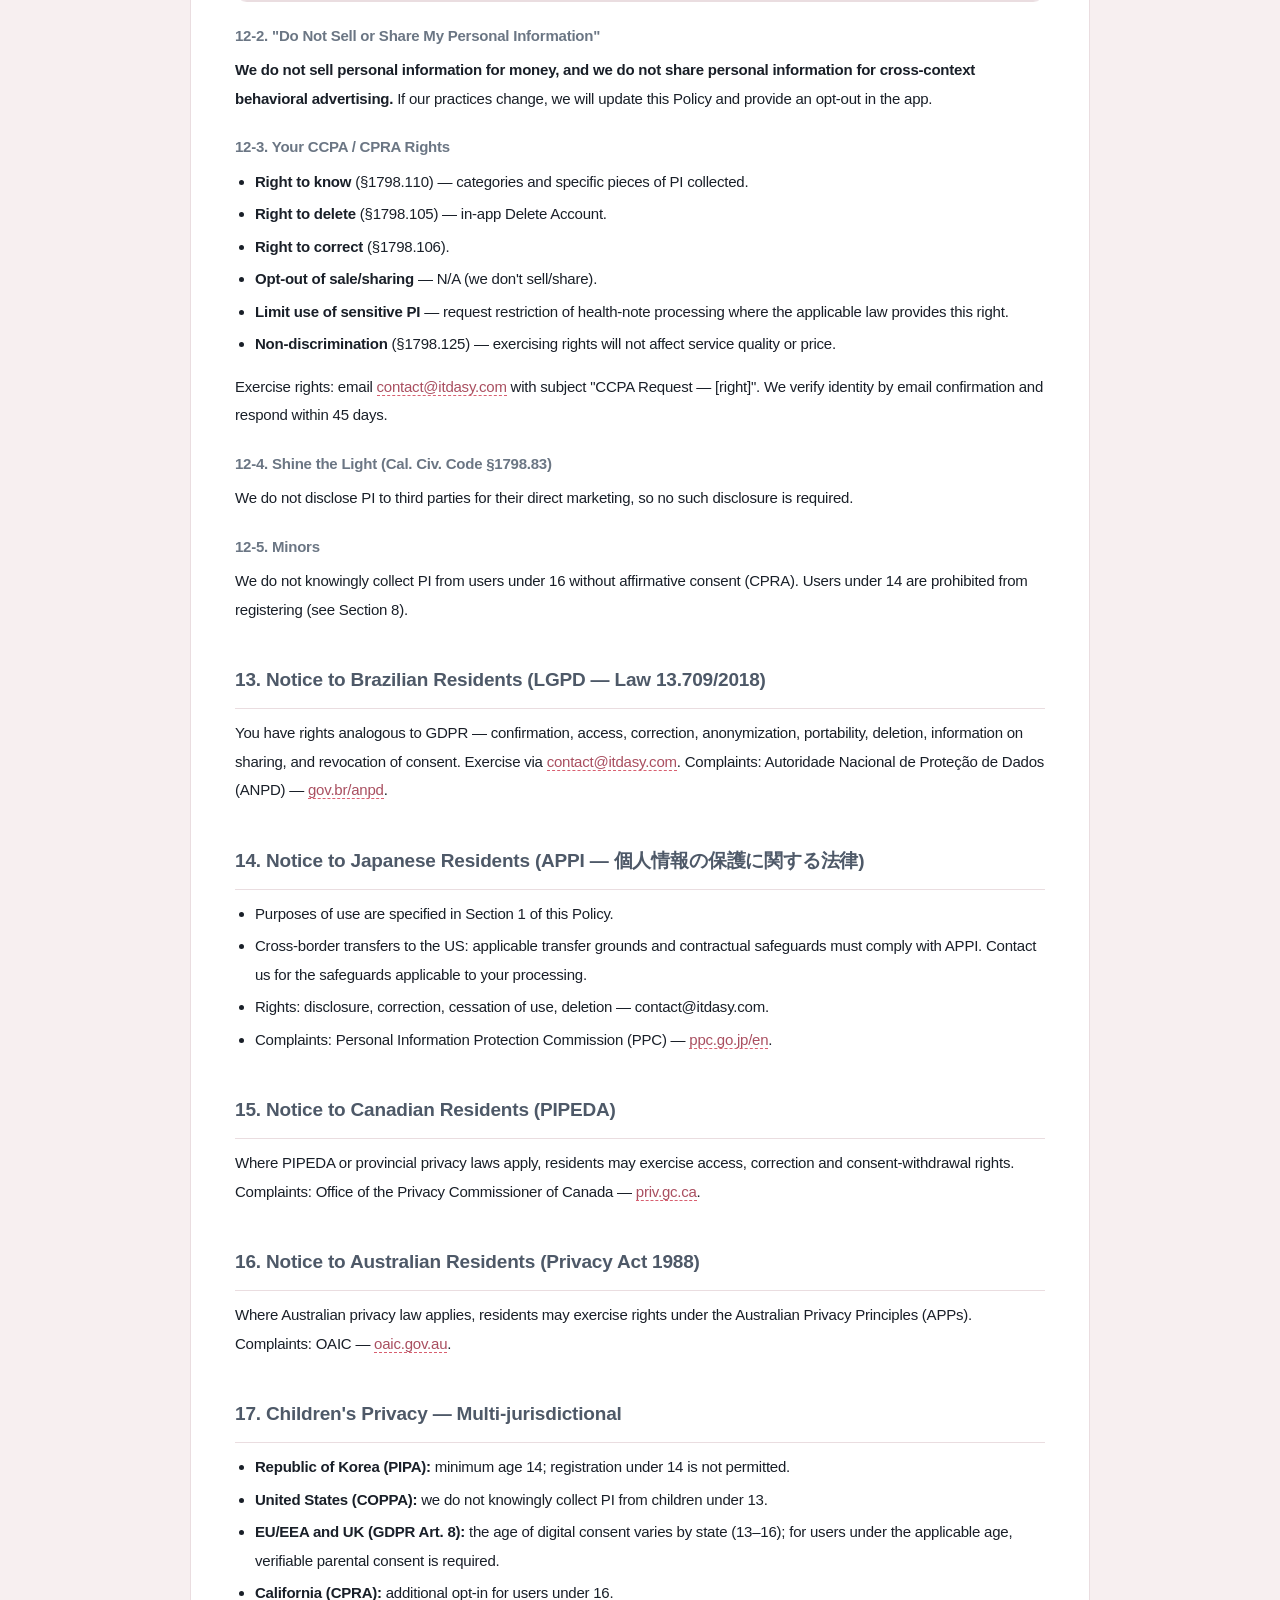
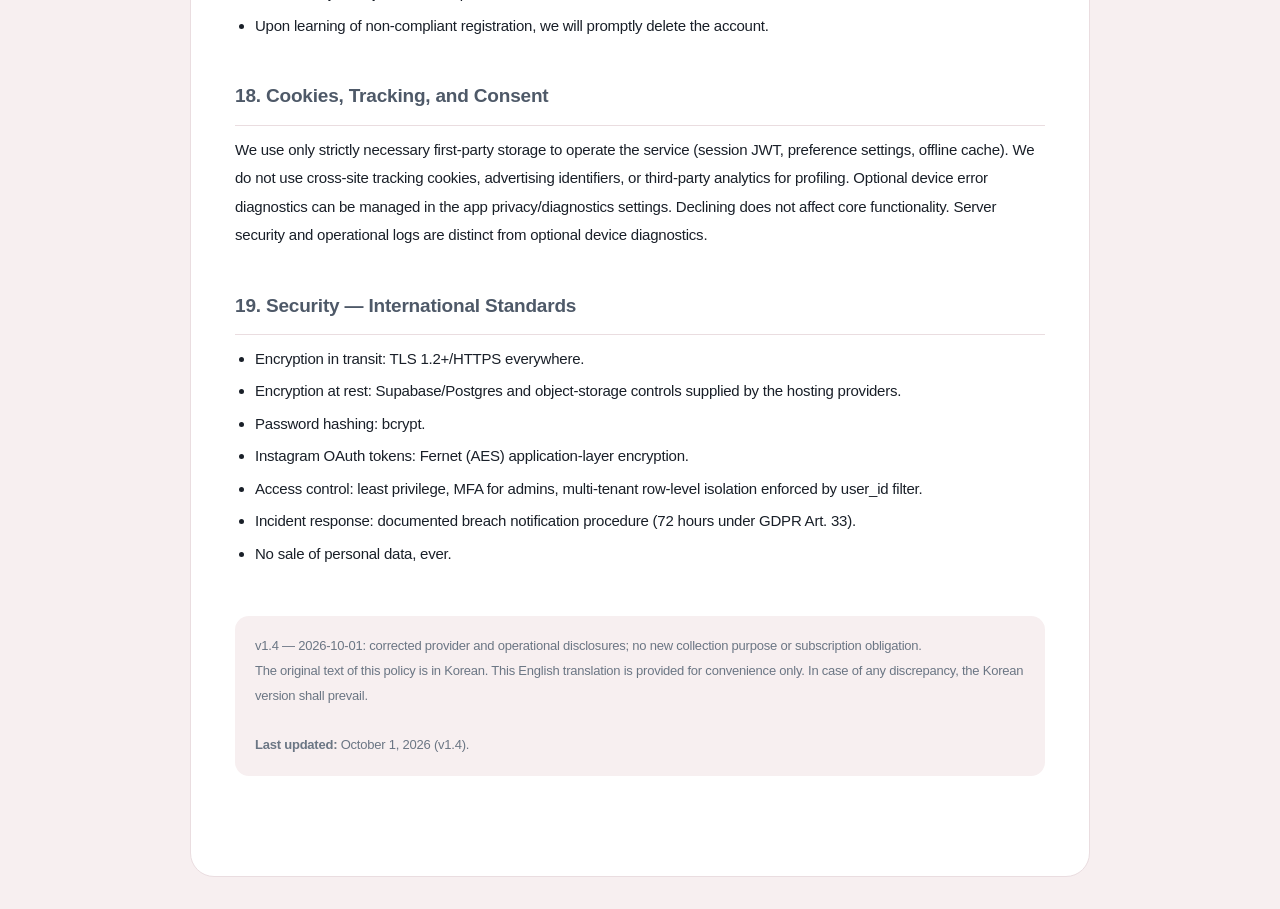
<file: privacy-en.html>
<!DOCTYPE html>
<html lang="en">
<head>
  <meta charset="UTF-8" />
  <meta name="viewport" content="width=device-width, initial-scale=1, maximum-scale=5" />
  <title>Privacy Policy | Itdasy (Y2do)</title>
  <meta name="description" content="Privacy Policy of Itdasy (Y2do) — customer data processing, cross-border transfer, AI entrustment" />
  <link rel="canonical" href="https://itdasy.com/privacy-en.html" />
  <style>
    * { box-sizing: border-box; }
    body { margin: 0; font-family: -apple-system, BlinkMacSystemFont, "Helvetica Neue", sans-serif; color: #222; background: #fafafa; line-height: 1.75; font-size: 15px; }
    .wrap { max-width: 820px; margin: 0 auto; padding: 48px 24px 120px; background: #fff; }
    h1 { font-size: 28px; font-weight: 900; margin: 0 0 6px; letter-spacing: -0.02em; }
    .sub { font-size: 13px; color: #888; margin-bottom: 32px; }
    .meta { padding: 14px 16px; background: #f4f4f4; border-radius: 10px; font-size: 13px; margin-bottom: 28px; color: #555; }
    h2 { font-size: 18px; font-weight: 800; margin: 36px 0 10px; padding-bottom: 6px; border-bottom: 2px solid #F18091; letter-spacing: -0.01em; }
    h3 { font-size: 15px; font-weight: 800; margin: 20px 0 6px; color: #333; }
    p { margin: 0 0 10px; }
    ul, ol { padding-left: 20px; margin: 0 0 14px; }
    li { margin-bottom: 4px; }
    table { width: 100%; border-collapse: collapse; font-size: 13px; margin: 10px 0 18px; }
    th, td { border: 1px solid #eee; padding: 10px 12px; text-align: left; vertical-align: top; }
    th { background: #fafafa; font-weight: 700; }
    .hl { padding: 12px 14px; background: #FEF4F5; border-left: 3px solid #F18091; border-radius: 6px; font-size: 13.5px; color: #5a2b30; margin: 10px 0 18px; }
    a { color: #D95F70; text-decoration: none; border-bottom: 1px dashed #D95F70; }
    .back { display: inline-block; margin-bottom: 18px; font-size: 13px; color: #888; }
    body { overflow-wrap: anywhere; }
    table { table-layout: fixed; }
    th, td { overflow-wrap: anywhere; }
    :focus-visible { outline: 3px solid #a52f42; outline-offset: 4px; }
  </style>
<link rel="stylesheet" href="policy-design.css?v=20261002-brand-screens">
</head>
<body>
  <div class="wrap">
    <a href="./" class="back">← Home</a>
    <nav aria-label="Policies"><a href="refund-en.html">Cancellation &amp; refunds</a> · <a href="privacy-en.html">Privacy</a> · <a href="terms-en.html">Terms</a> · <a href="privacy.html" lang="ko">한국어</a></nav>
    <h1>Privacy Policy</h1>
    <div class="sub">Itdasy — operated by Y2do</div>

    <div class="meta">
      <strong>Effective Date:</strong> April 22, 2026<br>
      <strong>Last Updated:</strong> October 1, 2026<br>
      <strong>Operator:</strong> Y2do · Business Registration No. 179-36-01681 · Representative: Yeonjun Kang<br>
      <strong>Contact:</strong> contact@itdasy.com<br>
      <strong>Original Language:</strong> Korean (see <a href="privacy.html">Korean version</a>). This English version is for reference; the Korean original prevails in case of discrepancy.
    </div>

    <p>
      Y2do ("Company") recognizes the importance of the personal information of Itdasy ("Service") users and establishes this Privacy Policy
      in accordance with the Personal Information Protection Act of the Republic of Korea (PIPA) and related laws.
    </p>

    <h2>1. Information We Collect and Purpose</h2>
    <h3>1-1. Member (salon owner) data</h3>
    <p class="policy-table-hint">Swipe horizontally to read the full table.</p>
    <div class="policy-table" role="region" tabindex="0" aria-label="Privacy information table 1"><table>
      <tr><th>Type</th><th>Items</th><th>Purpose</th><th>Retention</th></tr>
      <tr><td>Required</td><td>Email, hashed password, name</td><td>Authentication, support</td><td>Until account deletion</td></tr>
      <tr><td>Optional</td><td>Shop name, address, phone, Instagram handle, industry</td><td>AI caption personalization</td><td>Until account deletion</td></tr>
      <tr><td>Auto-collected</td><td>IP, device info (model/OS), usage logs, cookies</td><td>Security, quality improvement</td><td>Login logs: 3 months. Member usage, action and generation records support limits, statistics, deduplication and work history until deletion request or account deletion, subject to statutory retention. Not every record automatically expires by age.</td></tr>
      <tr><td>Billing</td><td>App Store/Play transaction IDs</td><td>Subscription status, refunds</td><td>5 years (e-commerce law)</td></tr>
    </table></div>

    <h3>1-2. End-customer data (processed on behalf of salon owners)</h3>
    <p>
      Information entered by salon owners about their own customers is treated as <strong>entrusted processing on behalf of the owner as controller</strong>.
      Salon owners are responsible for obtaining valid consent from their end-customers before entering data into Itdasy.
    </p>

    <p>Customer names identify bookings and records. Optional customer phone numbers, birthdays, notes and visit history support customer management. Review text entered by an owner is used for review management and requested caption drafts. Health notes such as allergies and treatment reactions require separate explicit consent from the customer and are eligible for scheduled content removal after 30 days when classified as medical notes. Customer linkage and record timestamps can remain. Automated classification may miss a note; owners can delete it or request removal. Other customer records remain until owner deletion or account deletion, subject to statutory retention.</p>

    <h2 id="processors">2. Processors and International Transfers</h2>
    <p>This disclosure compares the operating configuration with official provider information as of October 1, 2026. Data retained by Itdasy and data processed by providers have separate deletion rules. Image-deletion periods below do not apply to every provider account, billing, security or backup record.</p>
    <p class="policy-table-hint">Swipe horizontally to read the full table.</p>
    <div class="policy-table" role="region" tabindex="0" aria-label="Service processors"><table>
      <tr><th>Provider / location</th><th>Purpose</th><th>Data</th></tr>
      <tr><td>Google LLC / Google Cloud · Korea / US</td><td>Hosting, AI, push delivery</td><td>Service requests, AI inputs/responses, device push tokens; AI-specific terms below</td></tr>
      <tr><td>Meta Platforms, Inc. · US / Ireland</td><td>Instagram connection, publishing, style analysis</td><td>User ID/name, posts, access tokens, photos and captions submitted for publication</td></tr>
      <tr><td>Supabase, Inc. / Amazon Web Services · Korea</td><td>Database and photo storage</td><td>Account, customer, booking, revenue and photo records</td></tr>
      <tr><td>Cloudflare, Inc. · Korea / US</td><td>Storage traffic protection and transport</td><td>Connection data and service requests</td></tr>
    </table></div>
    <p>Stored records follow Section 3. Disconnecting Instagram stops subsequent collection and publishing requests. Already published content can be managed in Instagram. Providers apply their own policies to account and security records.</p>
    <h3 id="ai-providers">2-1. AI-specific transfers, retention and training</h3>
    <div class="card">
      <h3>Google Cloud Vertex AI (Gemini)</h3>
      <p><strong>Data / purpose:</strong> Text, photos, conversations, booking/revenue context and responses needed for selected caption, assistant, image-description, voice, recognition and DM features.</p>
      <p><strong>Location / retention:</strong> The primary request region is Seoul, Korea. Current Google guidance permits abuse-monitoring prompt retention for up to 90 days in the selected region. Search grounding has a separate 30-day retention period. We do not guarantee zero retention or an abuse-monitoring exemption.</p>
      <p><strong>Training:</strong> Google Cloud terms restrict model training or fine-tuning with customer data without prior permission or instruction. Authorized staff may review abuse-monitoring material.</p>
      <p><a href="https://cloud.google.com/vertex-ai/generative-ai/docs/learn/abuse-monitoring">Abuse monitoring</a> · <a href="https://cloud.google.com/vertex-ai/generative-ai/docs/vertex-ai-zero-data-retention">Data governance</a></p>
    </div>
    <div class="card" id="gemini-fallback">
      <h3>Google Gemini API — failure fallback</h3>
      <p><strong>Current route:</strong> Vertex AI quota or similar failures can switch requests to Gemini API. Billing is disabled for the fallback project, so unpaid-service terms must be distinguished from paid Vertex AI terms.</p>
      <p><strong>Training / review:</strong> Unpaid-service terms permit use of inputs and responses to improve Google products and machine-learning technologies, and human review. We cannot promise no training use for this route. Google instructs users not to submit personal, sensitive or confidential information to unpaid services.</p>
      <p><strong>Location / retention:</strong> Processing is not limited to Korea; it may take place in the US and other countries where Google or its agents operate. Abuse-monitoring prompts, context and responses are retained for 55 days. This is not a deletion deadline for all product-improvement data under unpaid terms.</p>
      <p>If you do not accept these terms, stop using AI features and request AI processing suspension or consent withdrawal at contact@itdasy.com. Do not submit customer names, contact details, health information or identifying photos to this route.</p>
      <p><a href="https://ai.google.dev/gemini-api/terms">Paid / unpaid API terms</a> · <a href="https://ai.google.dev/gemini-api/docs/usage-policies">55-day abuse monitoring</a></p>
    </div>
    <div class="card">
      <h3>Replicate, LLC · US</h3>
      <p><strong>Data / purpose:</strong> Photos, edit masks, settings and results for background removal, enhancement or inpainting. Itdasy requests inference, not training or fine-tuning on customer photos.</p>
      <p><strong>Retention:</strong> The documented API default deletes prediction inputs, outputs, files and logs within one hour after completion. Results and caches saved by Itdasy follow Section 3. This is not a one-hour deletion guarantee for all provider account/security records or backups.</p>
      <p><a href="https://replicate.com/docs/topics/predictions/data-retention/">API retention</a> · <a href="https://replicate.com/privacy">Privacy / privacy@replicate.com</a> · <a href="https://replicate.com/terms">Terms</a></p>
    </div>
    <div class="card">
      <h3>remove.bg / Canva Austria GmbH · Austria (EU)</h3>
      <p><strong>Data / purpose:</strong> Background-removal photos and results, including fallback after Replicate failure. The provider states EU hosting; the exact processing datacenter country is not established by that statement alone.</p>
      <p><strong>Retention / training:</strong> The provider states API images are deleted immediately after processing; ordinary uploads within about one hour. Training contribution is a separate optional improvement program. Itdasy's removal API calls do not donate images to that program.</p>
      <p><a href="https://www.remove.bg/help/a/are-my-images-safe">API deletion</a> · <a href="https://www.remove.bg/help/a/do-you-use-my-images-to-train-the-ai">Training</a> · <a href="https://www.remove.bg/privacy">Privacy / contact</a></p>
    </div>
    <div class="card">
      <h3>fal.ai / Features &amp; Labels, Inc. · US</h3>
      <p><strong>Data / purpose:</strong> Background-description prompt, image dimensions and generated results. The current route does not send the original treatment photo to fal.ai; Itdasy composites the generated background with that photo on its server. Personal information typed in the prompt is transmitted.</p>
      <p><strong>Retention:</strong> The public DPA's baseline is retention until contract termination unless otherwise agreed. CDN file expiry also depends on account/request settings. Access to verify this account's expiry settings was unavailable; we do not promise automatic deletion after a fixed number of hours or days. We forward deletion/suspension requests and communicate their status.</p>
      <p><strong>Training:</strong> API terms restrict use of client content to develop or train provider products, with exceptions for models designated as excluded from Enterprise Ready protection. We do not guarantee identical safeguards for every model.</p>
      <p><a href="https://fal.ai/legal/data-processing-addendum">DPA / retention</a> · <a href="https://fal.ai/legal/api-services">API / training terms</a> · <a href="https://fal.ai/docs/platform-apis/v1/storage/settings/get">Expiry settings</a> · support@fal.ai</p>
    </div>
    <h3>2-2. Timing, method, refusal and withdrawal</h3>
    <p>Transfers occur when a selected AI feature or enabled auto-reply runs, through encrypted server-side HTTPS APIs. Required signup terms and AI choices are separate. AI choices are available through app Home/Settings, with additional notices for photo features. Declining AI does not prevent core customer, booking or revenue management. Where withdrawal is unavailable in-app, email contact@itdasy.com. Previously transmitted data follows provider retention/deletion rules and legal obligations; withdrawal does not instantly erase every external copy.</p>
    <h3>2-3. Identifiers and contractual scope</h3>
    <p>Some structured features remove or replace identifiers. DM replies can use a supplied name, and free-form text, photos and notes may contain names, faces or health information. We do not claim every AI input is anonymous.</p>
    <p>Descriptions of public terms and DPAs do not certify a separately executed enterprise contract, valid consent for every transfer, an account-specific zero-retention approval, or readiness to offer services in every jurisdiction. Contact us before transfer if a specific country or safeguard is required. Clarifying this notice does not establish consent for a new collection or transfer.</p>

    <h2>3. Retention and Deletion</h2>
    <ul>
      <li>Account access ends and deletion begins immediately. Completion is not claimed while object-storage or external-provider deletion remains unverified.</li>
      <li>Minimum retention by law: contracts/refunds 5 years, payment records 5 years, complaint records 3 years, login logs 3 months.</li>
      <li>Deletion method: electronic files are overwritten/purged beyond recovery; physical records are shredded.</li>
    </ul>

    <h2>4. Your Rights</h2>
    <ul>
      <li><strong>Access, rectification, erasure, restriction of processing</strong> under PIPA Articles 35–37.</li>
      <li><strong>Data portability:</strong> CSV export via app settings → Account → Export Data.</li>
      <li><strong>Account deletion:</strong> Settings → Delete Account → type "탈퇴" → final confirmation. A web request guide is available at <a href="delete-account.html">Account Deletion Request</a>.</li>
      <li><strong>Right to object to automated decision-making</strong> (see Section 6-bis).</li>
      <li>Requests: <a href="mailto:contact@itdasy.com">contact@itdasy.com</a> — processed within 10 days.</li>
    </ul>

    <h2>5. Security Measures</h2>
    <ul>
      <li>Passwords: bcrypt hash. Instagram tokens: Fernet (AES) encryption.</li>
      <li>Access control: authenticated server requests, administrator authorization checks, and least-privilege operational accounts.</li>
      <li>Transport: HTTPS/TLS 1.2+ for all API traffic.</li>
      <li>Tenant checks compare the authenticated user with the data owner and reject cross-shop requests.</li>
      <li>Operational logs are configured to omit passwords, login tokens, and customer phone numbers.</li>
    </ul>

    <h3>5-1. Marketing website</h3>
    <p>itdasy.com is hosted on GitHub Pages (GitHub, Inc.). The hosting provider may process IP addresses and request information to deliver and secure pages. This marketing site has no separate registration, payment or email-collection form, and no advertising trackers. App and external-policy links take you to those services. <a href="https://docs.github.com/en/site-policy/privacy-policies/github-privacy-statement">GitHub privacy statement</a></p>
    <h2 id="cookies">6. Cookies and Tracking</h2>
    <p>
      We <strong>do not use third-party advertising or cross-site tracking cookies</strong>.
      First-party session tokens, preferences, local drafts and offline cache are used, along with error reporting described in this policy. Clearing OS/browser storage may require login again and permanently remove device-only drafts, settings and offline data. Save needed work first.
    </p>

    <h2 id="ai-processing">6-bis. Automated Decision-Making (AI Disclosure)</h2>
    <p>
      The Service uses Google AI, Replicate, remove.bg, fal.ai, and related processors for caption suggestions, assistant drafts, image processing, and other optional features. Provider-specific transfer, retention and training conditions are described in <a href="#ai-providers">Section 2</a>. These are <strong>advisory only</strong> and do not produce legal or financial effects without user confirmation.
      Users may decline feature-specific transfers or request consent withdrawal at contact@itdasy.com. Inappropriate AI output can be reported via the in-app 🚩 button; we review reports and communicate necessary follow-up.
    </p>

    <h2>7. Data Protection Officer</h2>
    <ul>
      <li>Officer: Yeonjun Kang (CEO)</li>
      <li>Email: <a href="mailto:contact@itdasy.com">contact@itdasy.com</a></li>
    </ul>
    <p>Users may also contact the Korean Personal Information Dispute Mediation Committee (+82-1833-6972, kopico.go.kr) or KISA Privacy Complaint Center (118, privacy.kisa.or.kr).</p>

    <h2>8. Children's Privacy</h2>
    <p>The Service is not intended for children under 14. If we learn that a child under 14 has registered, we will immediately delete the account and all related data. Registration by children under 14 is not permitted.</p>

    <h2>9. Data Breach Notification</h2>
    <p>In the event of a data breach, affected users will be notified via email and in-app notice within 72 hours, including details of what was leaked, mitigation steps, and contact information for reporting. Reportable incidents include 1,000+ affected individuals, sensitive or unique-identification data, and unlawful external access. Reports are made to the Personal Information Protection Commission/KISA within 72 hours, subject to statutory exceptions and supplementary reporting.</p>

    <h2>10. Changes to this Policy</h2>
    <p>Material changes (new entrustment, expanded collection, longer retention) will be notified at least 30 days before taking effect, and re-consent will be requested where applicable. Other changes will be notified at least 7 days in advance via in-app announcement and email.</p>

    <p class="policy-table-hint">Swipe horizontally to read the full table.</p>
    <div class="policy-table" role="region" tabindex="0" aria-label="Privacy information table 3"><table>
      <tr><th>Version</th><th>Effective</th><th>Changes</th></tr>
      <tr><td>v1.4</td><td>2026-10-01</td><td>Corrected AI fallback, provider retention/training, fal.ai data scope, operational record retention and breach reporting. Does not establish new collection/transfer consent.</td></tr>
      <tr><td>v1.0</td><td>2026-04-22</td><td>Initial publication — full PIPA compliance framework</td></tr>
      <tr><td>v1.1</td><td>2026-04-22</td><td>Added GDPR (EU/UK), CCPA/CPRA (California), LGPD (Brazil), APPI (Japan), PIPEDA (Canada), Australia Privacy Act regional notices</td></tr>
      <tr><td>v1.2</td><td>2026-10-01</td><td>Corrected processors, AI consent, deletion status, and security descriptions to match the current system</td></tr>
    </table></div>

    <h2>11. Notice to EU/EEA and UK Residents (GDPR / UK GDPR)</h2>

    <h3>11-1. Controller and Contact</h3>
    <ul>
      <li><strong>Controller:</strong> Y2do (Business Registration No. 179-36-01681), Republic of Korea</li>
      <li><strong>Contact / DPO-equivalent:</strong> <a href="mailto:contact@itdasy.com">contact@itdasy.com</a></li>
      <li><strong>EU Representative (Art. 27):</strong> Representative requirements depend on the scope, nature and risk of processing, not a single user-count threshold. This notice does not claim an exemption or that a representative has been appointed. Privacy enquiries may be sent to the contact above.</li>
    </ul>

    <h3>11-2. Legal Bases for Processing (Art. 6)</h3>
    <p class="policy-table-hint">Swipe horizontally to read the full table.</p>
    <div class="policy-table" role="region" tabindex="0" aria-label="Privacy information table 4"><table>
      <tr><th>Purpose</th><th>Legal Basis</th></tr>
      <tr><td>Account creation, authentication, service delivery</td><td>Art. 6(1)(b) — Contract performance</td></tr>
      <tr><td>Billing (IAP transaction records)</td><td>Art. 6(1)(b) Contract; Art. 6(1)(c) Legal obligation (tax)</td></tr>
      <tr><td>AI processing via Google Gemini (captions, assistant)</td><td>Art. 6(1)(a) — Separate AI choice before use; not bundled into required signup terms</td></tr>
      <tr><td>Cross-border data transfer to US providers</td><td>Applicable Chapter V transfer basis and safeguards, assessed for the provider and route; no blanket claim of executed SCCs</td></tr>
      <tr><td>Security, fraud prevention, error monitoring</td><td>Art. 6(1)(f) — Legitimate interest (service integrity)</td></tr>
      <tr><td>End-customer data entered by salon owners</td><td>Processor role under Art. 28 — owner as controller, Y2do as processor</td></tr>
      <tr><td><strong>Health-related notes about end-customers</strong> (e.g. allergies, treatment reactions)</td><td>Special category data under Art. 9 — the salon owner must obtain the customer's <strong>explicit consent</strong> before entering it. Medical-classified content is eligible for scheduled removal after 30 days; linkage and timestamps can remain, and missed classification requires owner deletion or a removal request.</td></tr>
    </table></div>

    <h3>11-3. Your Rights under GDPR / UK GDPR</h3>
    <ul>
      <li><strong>Access (Art. 15):</strong> confirmation of processing and a copy of your data.</li>
      <li><strong>Rectification (Art. 16):</strong> correct inaccurate data.</li>
      <li><strong>Erasure / "right to be forgotten" (Art. 17):</strong> in-app one-tap Delete Account in Settings.</li>
      <li><strong>Restriction of processing (Art. 18).</strong></li>
      <li><strong>Data portability (Art. 20):</strong> download your data in CSV/JSON via in-app Export Data.</li>
      <li><strong>Object (Art. 21):</strong> object to processing based on legitimate interest, including profiling (retention risk scoring).</li>
      <li><strong>Automated decision-making (Art. 22):</strong> AI output is advisory only; no solely-automated decision producing legal effect is made. You can disable AI features at any time.</li>
      <li><strong>Withdraw consent (Art. 7(3))</strong> without affecting lawfulness of prior processing.</li>
      <li><strong>Lodge a complaint</strong> with your local Data Protection Authority (see 11-5).</li>
    </ul>
    <p>We respond to all verified requests free of charge within 30 days.</p>

    <h3>11-4. International Data Transfers (Chapter V)</h3>
    <ul>
      <li><strong>South Korea adequacy decision:</strong> the European Commission issued an adequacy decision for the Republic of Korea on 17 December 2021. Transfers from the EU to our Korean operations do not require additional safeguards.</li>
      <li><strong>International processors (Google, Meta, Supabase, Cloudflare, Replicate, remove.bg, fal.ai, Sentry):</strong> applicable transfer safeguards and contracts require legal review before service is offered in each region.</li>
      <li>For information about the transfer safeguards applicable to your processing, contact contact@itdasy.com.</li>
    </ul>

    <h3>11-5. Supervisory Authorities (non-exhaustive)</h3>
    <ul>
      <li>Germany — BfDI (bfdi.bund.de)</li>
      <li>France — CNIL (cnil.fr)</li>
      <li>Spain — AEPD (aepd.es)</li>
      <li>Italy — Garante (garanteprivacy.it)</li>
      <li>Netherlands — AP (autoriteitpersoonsgegevens.nl)</li>
      <li>Ireland — DPC (dataprotection.ie)</li>
      <li>United Kingdom — ICO (ico.org.uk)</li>
      <li>Other EU/EEA member states — see <a href="https://edpb.europa.eu/about-edpb/about-edpb/members_en" target="_blank" rel="noopener">EDPB members list</a>.</li>
    </ul>

    <h2>12. Notice to California Residents (CCPA / CPRA)</h2>

    <h3>12-1. Categories of Personal Information Collected (last 12 months)</h3>
    <p class="policy-table-hint">Swipe horizontally to read the full table.</p>
    <div class="policy-table" role="region" tabindex="0" aria-label="Privacy information table 5"><table>
      <tr><th>Category (§1798.140)</th><th>Collected?</th><th>Source</th><th>Purpose</th><th>Disclosed to</th></tr>
      <tr><td>A. Identifiers (name, email, user ID)</td><td>Yes</td><td>You</td><td>Account, service</td><td>Processors (Supabase, Google Cloud)</td></tr>
      <tr><td>B. §1798.80 customer records</td><td>Yes</td><td>You</td><td>Billing, support</td><td>Apple/Google (IAP); processors</td></tr>
      <tr><td>D. Commercial info (purchase history)</td><td>Yes</td><td>Apple/Google stores</td><td>Billing, subscription</td><td>Apple, Google</td></tr>
      <tr><td>F. Internet/network activity (error logs)</td><td>Limited</td><td>Device</td><td>Security/debug</td><td>Sentry</td></tr>
      <tr><td>G. Geolocation</td><td><strong>No</strong></td><td>—</td><td>—</td><td>—</td></tr>
      <tr><td>I. Professional/employment</td><td>Yes (shop info)</td><td>You</td><td>Personalization</td><td>Processors</td></tr>
      <tr><td>K. Inferences (retention risk)</td><td>Limited</td><td>Your usage</td><td>Churn alerts</td><td>Not shared</td></tr>
      <tr><td>L. Sensitive Personal Info — health-related customer notes</td><td>May be entered with separate explicit consent</td><td>Salons entering customer notes</td><td>Treatment precautions and requested note processing</td><td>Storage and AI processors as described in Sections 1–2</td></tr>
    </table></div>

    <h3>12-2. "Do Not Sell or Share My Personal Information"</h3>
    <p><strong>We do not sell personal information for money, and we do not share personal information for cross-context behavioral advertising.</strong> If our practices change, we will update this Policy and provide an opt-out in the app.</p>

    <h3>12-3. Your CCPA / CPRA Rights</h3>
    <ul>
      <li><strong>Right to know</strong> (§1798.110) — categories and specific pieces of PI collected.</li>
      <li><strong>Right to delete</strong> (§1798.105) — in-app Delete Account.</li>
      <li><strong>Right to correct</strong> (§1798.106).</li>
      <li><strong>Opt-out of sale/sharing</strong> — N/A (we don't sell/share).</li>
      <li><strong>Limit use of sensitive PI</strong> — request restriction of health-note processing where the applicable law provides this right.</li>
      <li><strong>Non-discrimination</strong> (§1798.125) — exercising rights will not affect service quality or price.</li>
    </ul>
    <p>Exercise rights: email <a href="mailto:contact@itdasy.com">contact@itdasy.com</a> with subject "CCPA Request — [right]". We verify identity by email confirmation and respond within 45 days.</p>

    <h3>12-4. Shine the Light (Cal. Civ. Code §1798.83)</h3>
    <p>We do not disclose PI to third parties for their direct marketing, so no such disclosure is required.</p>

    <h3>12-5. Minors</h3>
    <p>We do not knowingly collect PI from users under 16 without affirmative consent (CPRA). Users under 14 are prohibited from registering (see Section 8).</p>

    <h2>13. Notice to Brazilian Residents (LGPD — Law 13.709/2018)</h2>
    <p>You have rights analogous to GDPR — confirmation, access, correction, anonymization, portability, deletion, information on sharing, and revocation of consent. Exercise via <a href="mailto:contact@itdasy.com">contact@itdasy.com</a>. Complaints: Autoridade Nacional de Proteção de Dados (ANPD) — <a href="https://www.gov.br/anpd/" target="_blank" rel="noopener">gov.br/anpd</a>.</p>

    <h2>14. Notice to Japanese Residents (APPI — 個人情報の保護に関する法律)</h2>
    <ul>
      <li>Purposes of use are specified in Section 1 of this Policy.</li>
      <li>Cross-border transfers to the US: applicable transfer grounds and contractual safeguards must comply with APPI. Contact us for the safeguards applicable to your processing.</li>
      <li>Rights: disclosure, correction, cessation of use, deletion — contact@itdasy.com.</li>
      <li>Complaints: Personal Information Protection Commission (PPC) — <a href="https://www.ppc.go.jp/en/" target="_blank" rel="noopener">ppc.go.jp/en</a>.</li>
    </ul>

    <h2>15. Notice to Canadian Residents (PIPEDA)</h2>
    <p>Where PIPEDA or provincial privacy laws apply, residents may exercise access, correction and consent-withdrawal rights. Complaints: Office of the Privacy Commissioner of Canada — <a href="https://www.priv.gc.ca" target="_blank" rel="noopener">priv.gc.ca</a>.</p>

    <h2>16. Notice to Australian Residents (Privacy Act 1988)</h2>
    <p>Where Australian privacy law applies, residents may exercise rights under the Australian Privacy Principles (APPs). Complaints: OAIC — <a href="https://www.oaic.gov.au" target="_blank" rel="noopener">oaic.gov.au</a>.</p>

    <h2>17. Children's Privacy — Multi-jurisdictional</h2>
    <ul>
      <li><strong>Republic of Korea (PIPA):</strong> minimum age 14; registration under 14 is not permitted.</li>
      <li><strong>United States (COPPA):</strong> we do not knowingly collect PI from children under 13.</li>
      <li><strong>EU/EEA and UK (GDPR Art. 8):</strong> the age of digital consent varies by state (13–16); for users under the applicable age, verifiable parental consent is required.</li>
      <li><strong>California (CPRA):</strong> additional opt-in for users under 16.</li>
      <li>Upon learning of non-compliant registration, we will promptly delete the account.</li>
    </ul>

    <h2>18. Cookies, Tracking, and Consent</h2>
    <p>
      We use only strictly necessary first-party storage to operate the service (session JWT, preference settings, offline cache). We do not use cross-site tracking cookies, advertising identifiers, or third-party analytics for profiling.
      Optional device error diagnostics can be managed in the app privacy/diagnostics settings. Declining does not affect core functionality. Server security and operational logs are distinct from optional device diagnostics.
    </p>

    <h2>19. Security — International Standards</h2>
    <ul>
      <li>Encryption in transit: TLS 1.2+/HTTPS everywhere.</li>
      <li>Encryption at rest: Supabase/Postgres and object-storage controls supplied by the hosting providers.</li>
      <li>Password hashing: bcrypt.</li>
      <li>Instagram OAuth tokens: Fernet (AES) application-layer encryption.</li>
      <li>Access control: least privilege, MFA for admins, multi-tenant row-level isolation enforced by user_id filter.</li>
      <li>Incident response: documented breach notification procedure (72 hours under GDPR Art. 33).</li>
      <li>No sale of personal data, ever.</li>
    </ul>

    <div class="meta" style="margin-top:48px;">
      v1.4 — 2026-10-01: corrected provider and operational disclosures; no new collection purpose or subscription obligation.<br>
      The original text of this policy is in Korean. This English translation is provided for convenience only. In case of any discrepancy, the Korean version shall prevail.<br><br>
      <strong>Last updated:</strong> October 1, 2026 (v1.4).
    </div>
  </div>
</body>
</html>
</file>
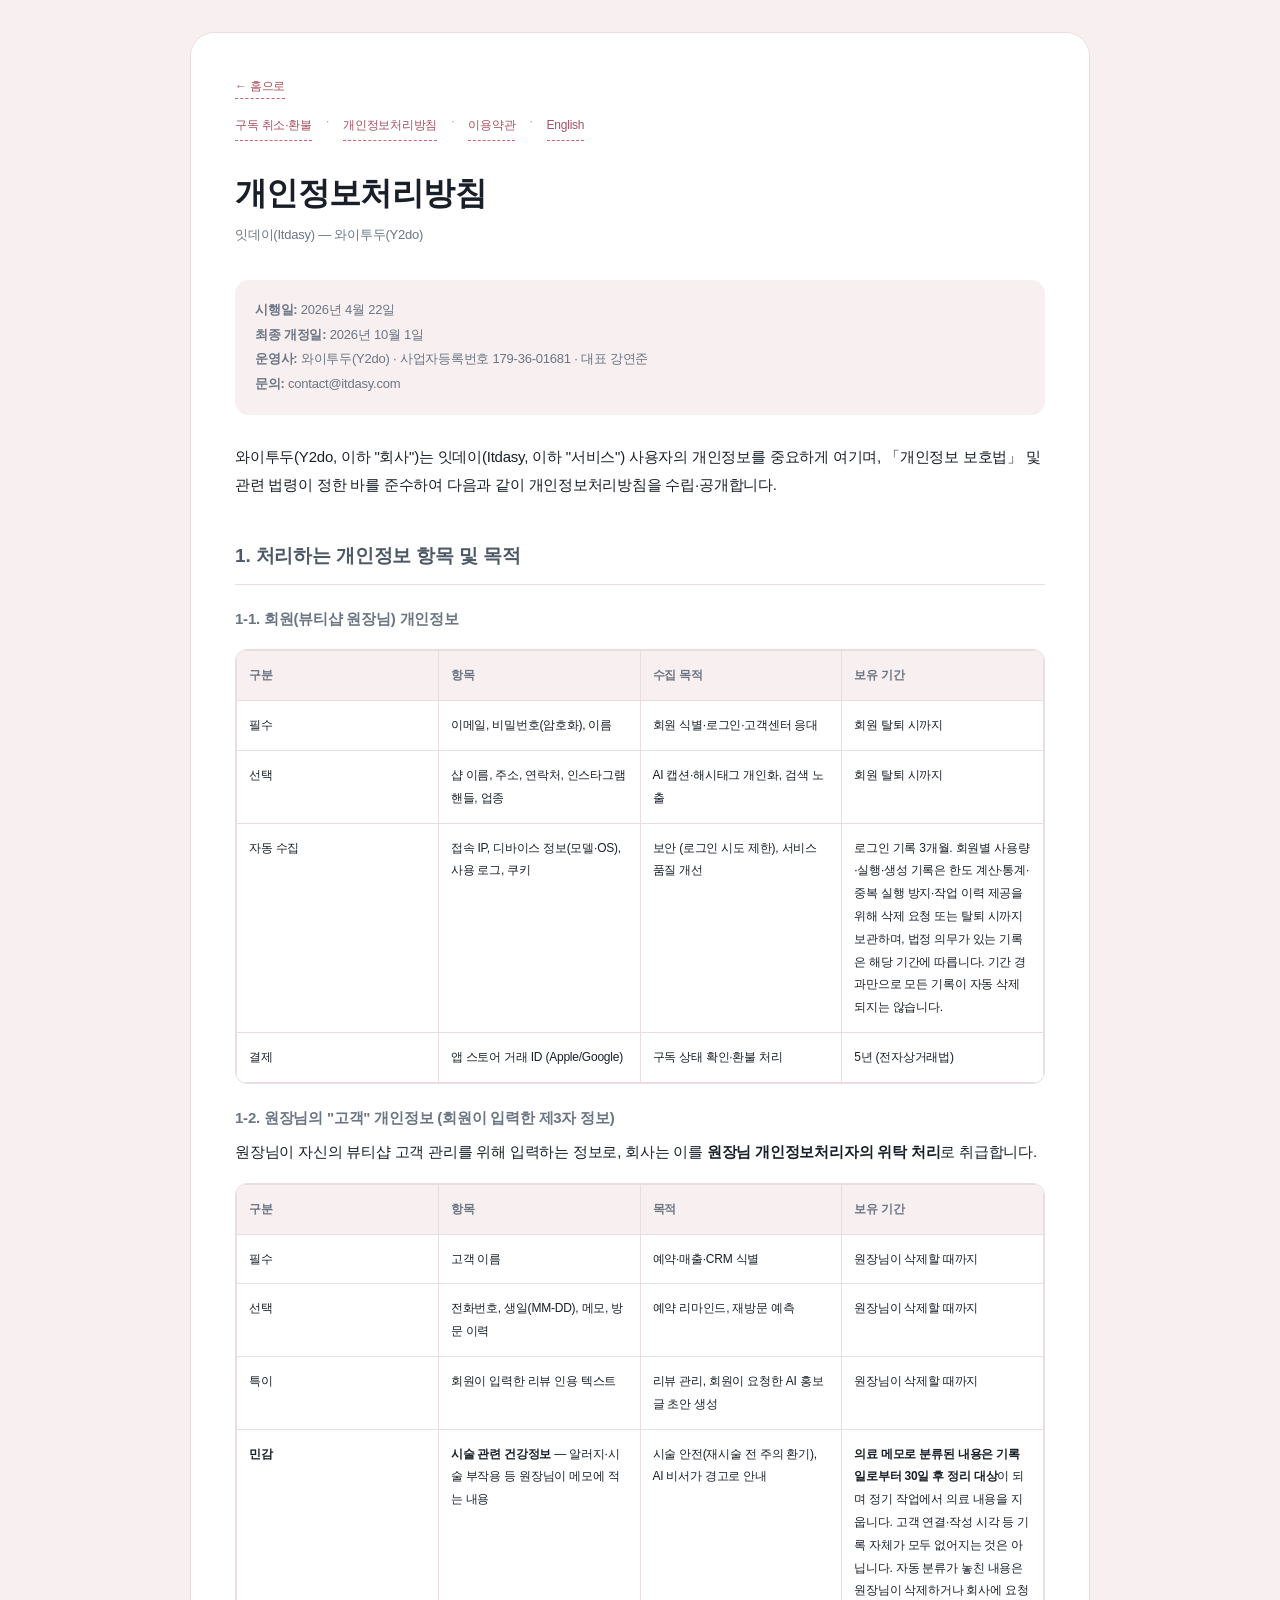
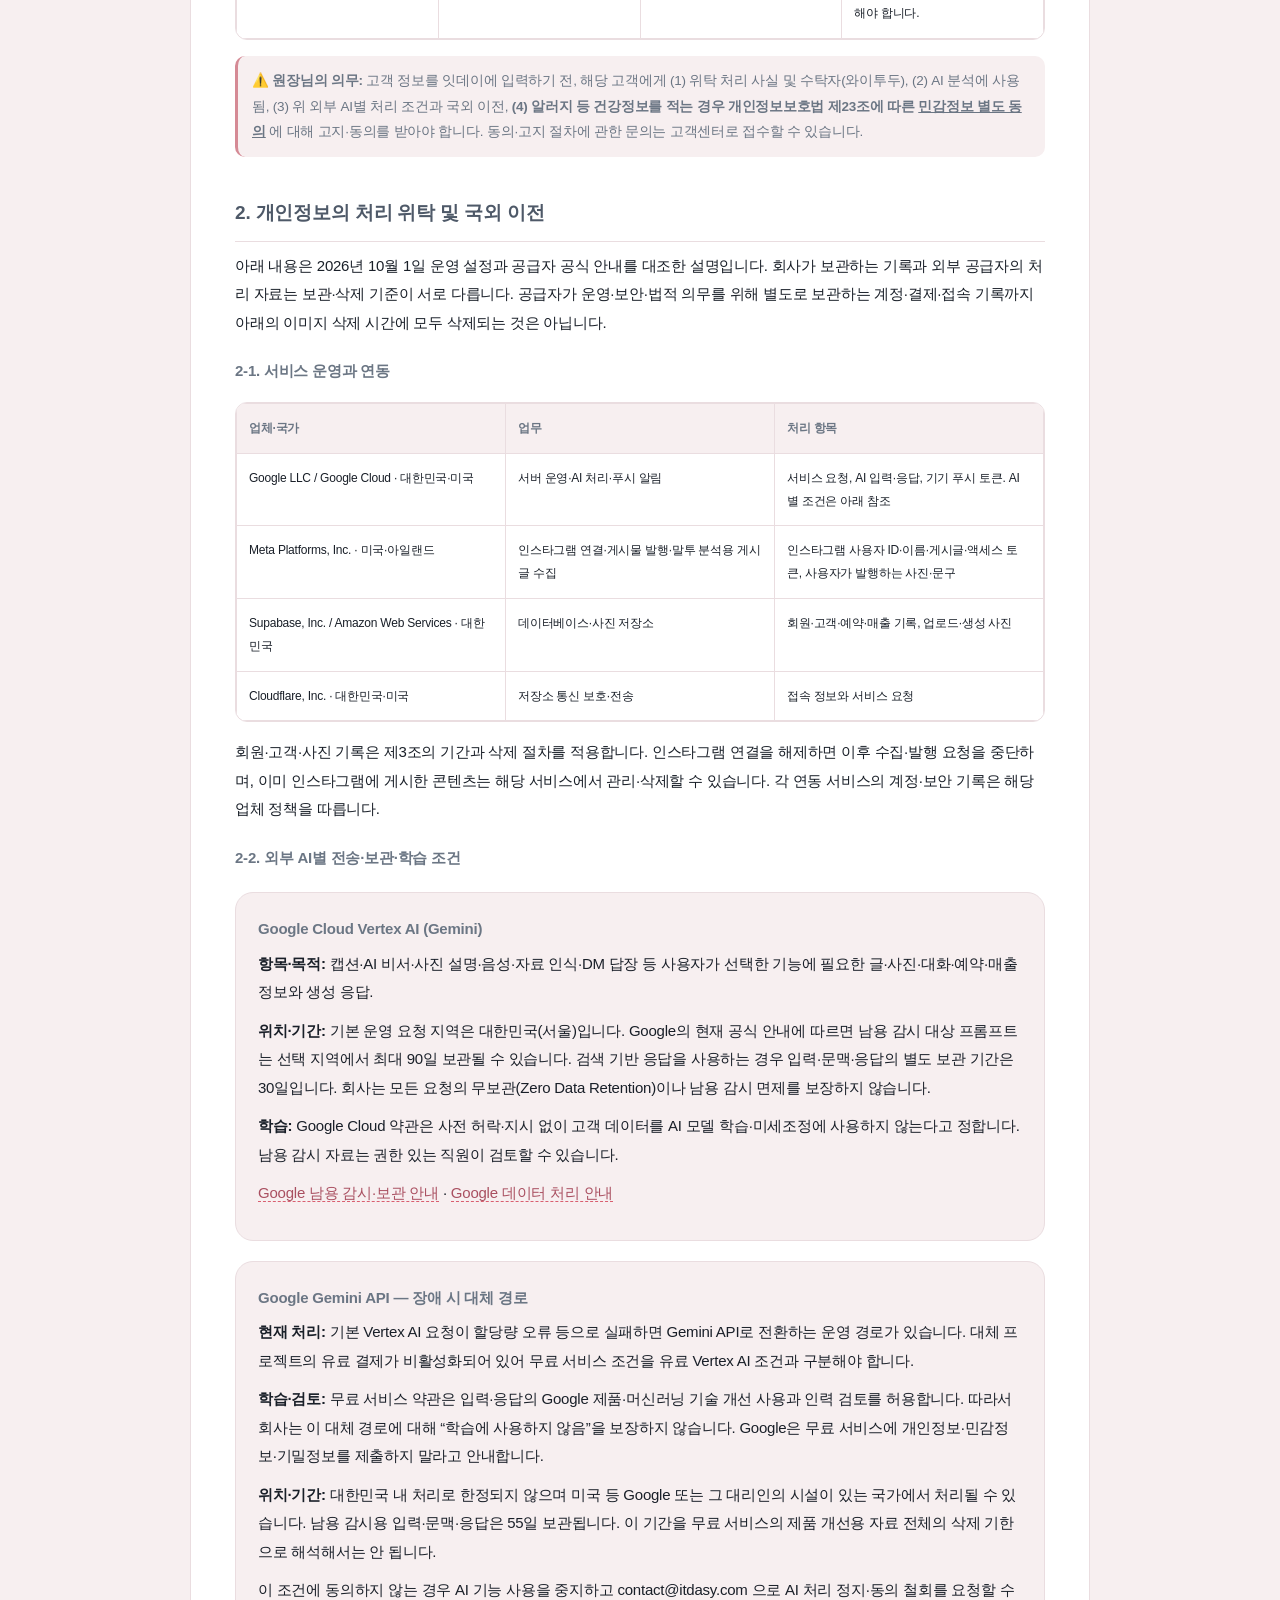
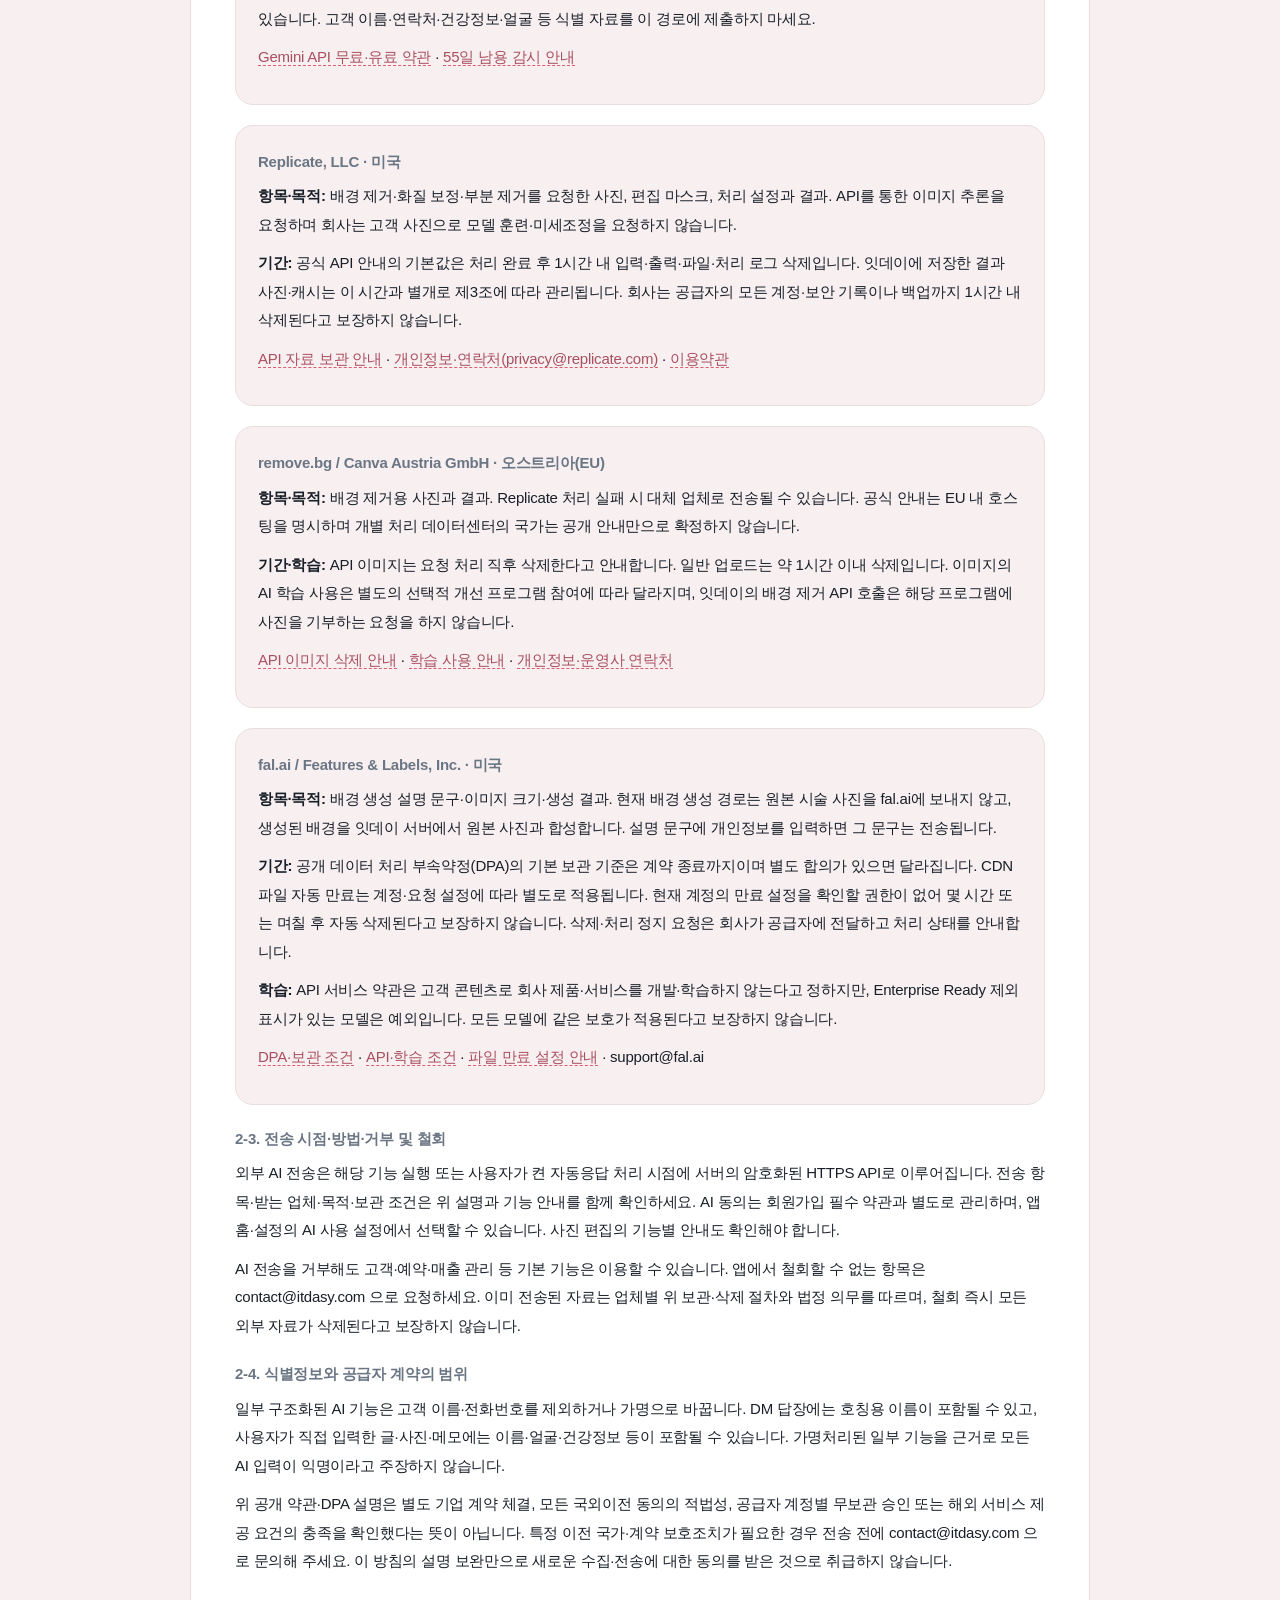
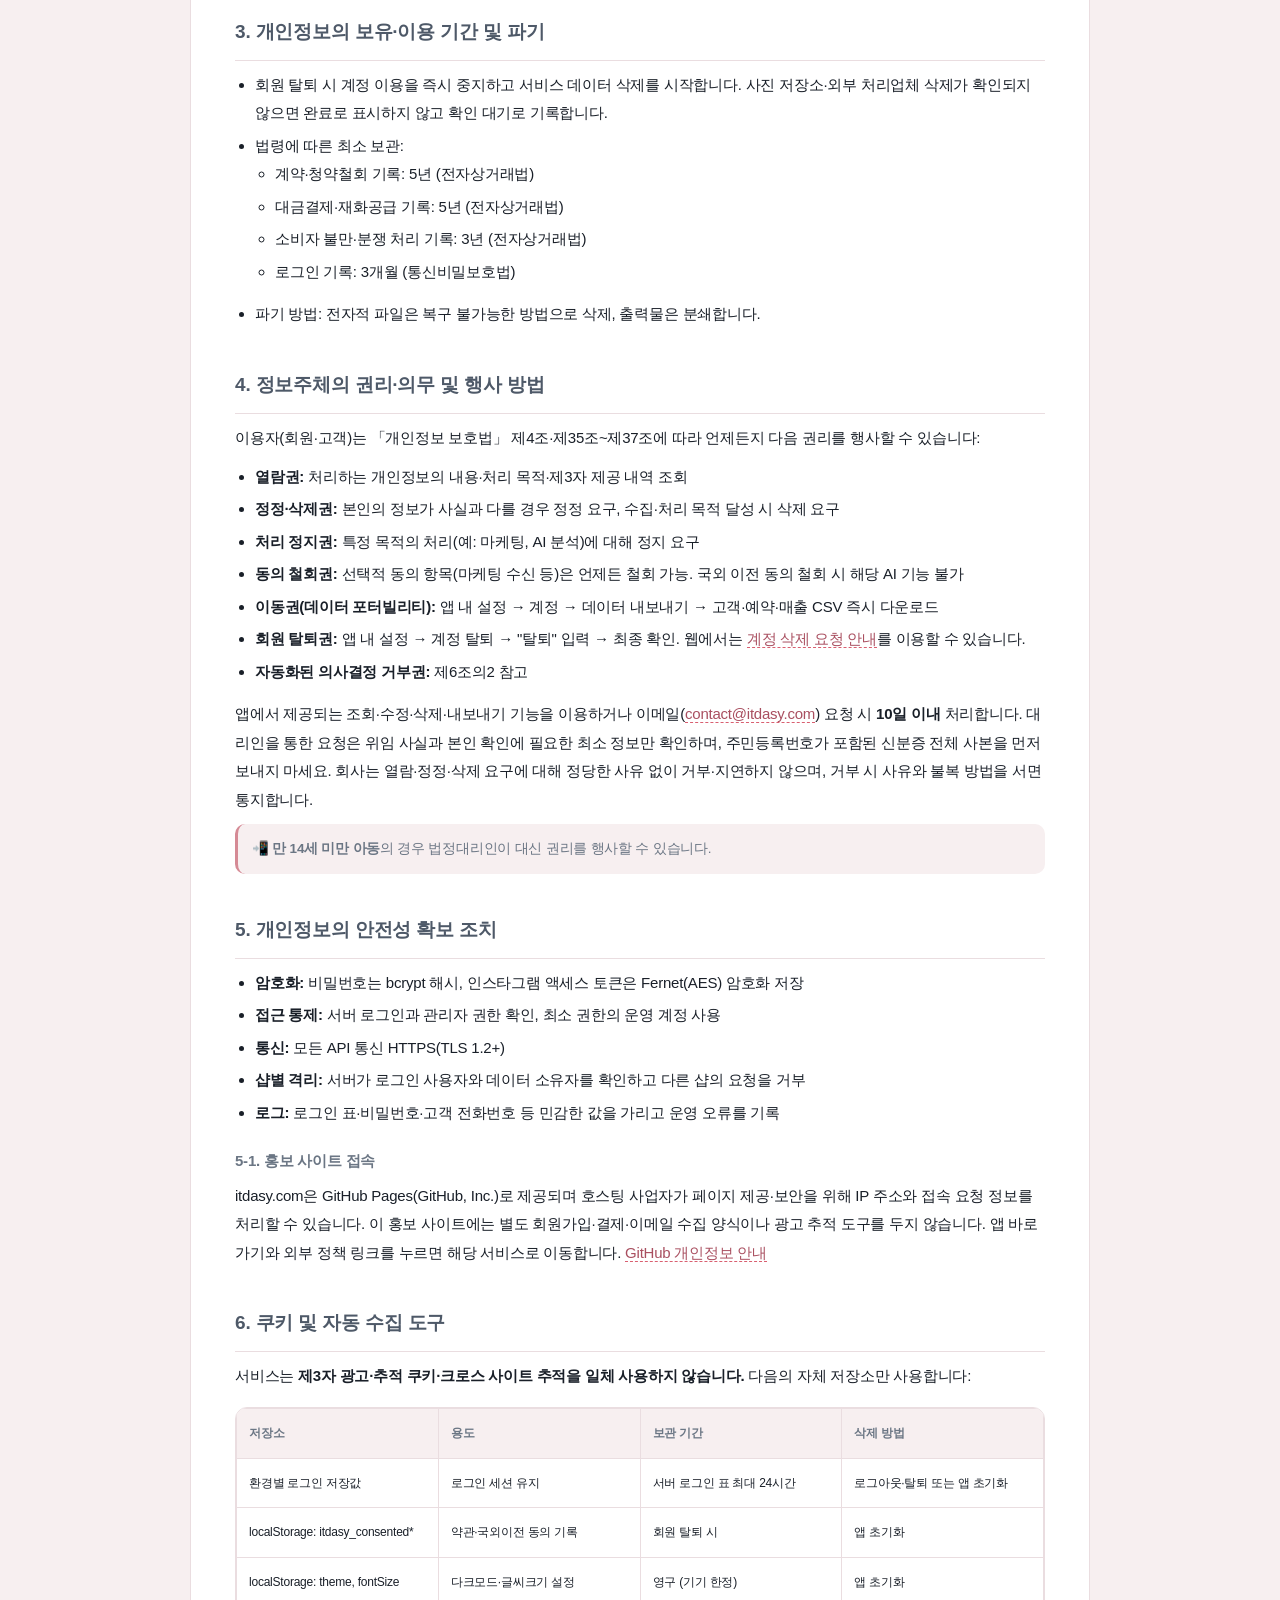
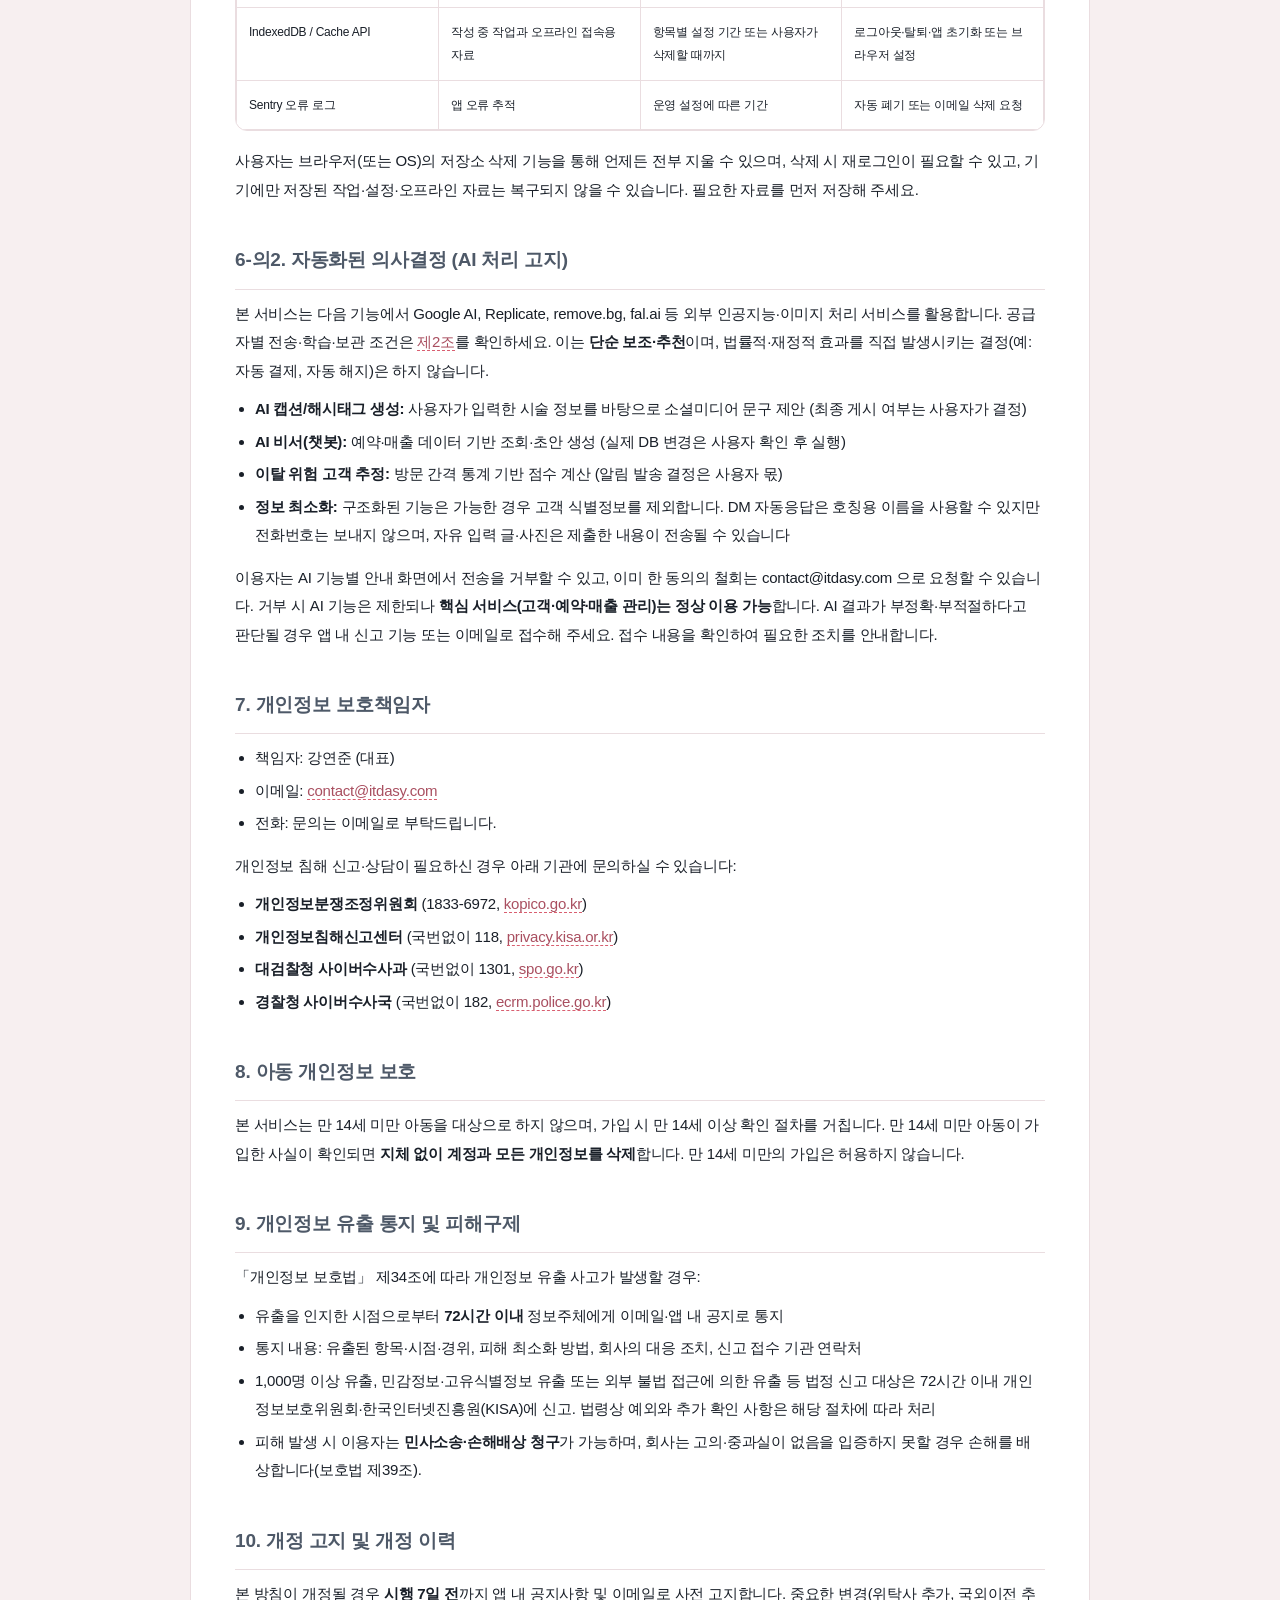
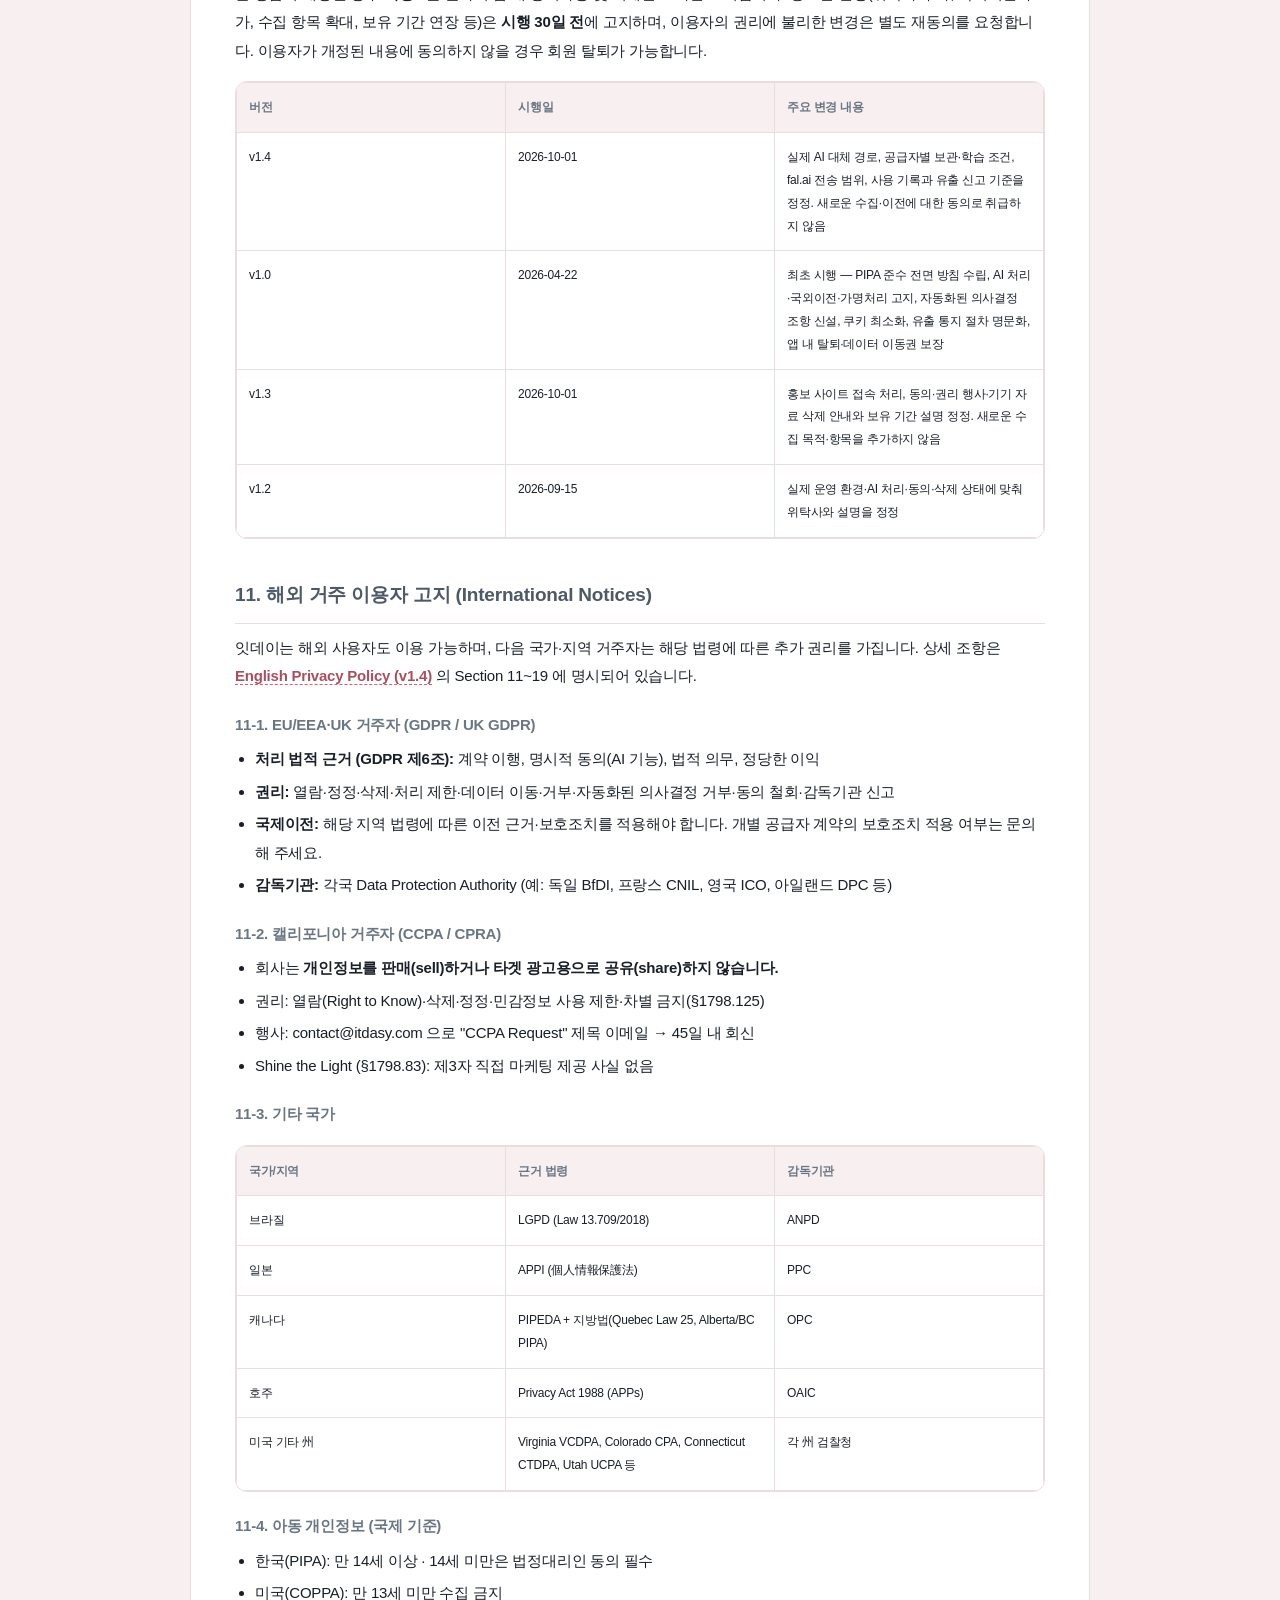
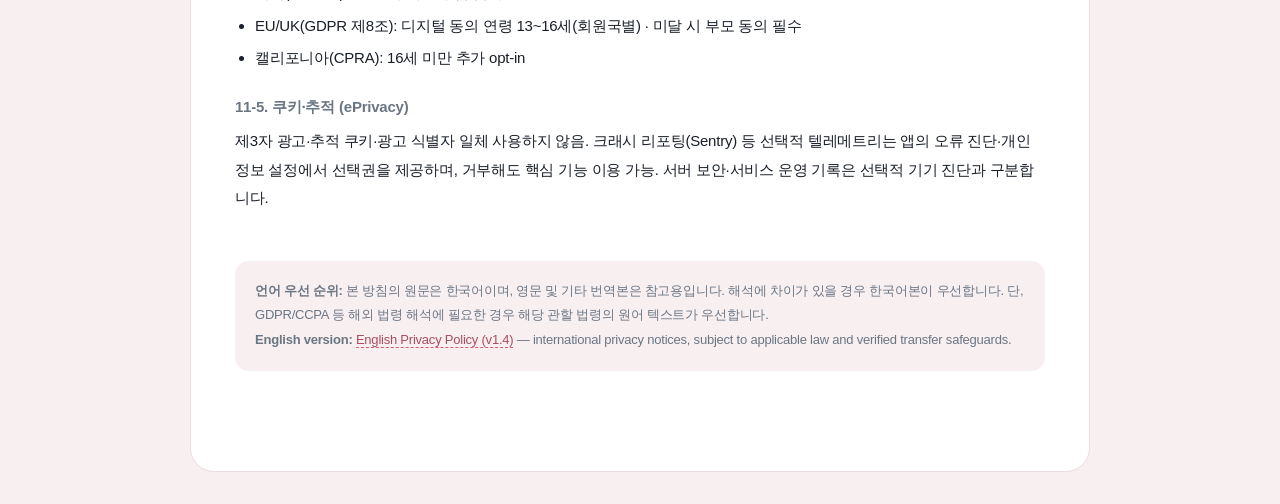
<file: privacy.html>
<!DOCTYPE html>
<html lang="ko">
<head>
  <meta charset="UTF-8" />
  <meta name="viewport" content="width=device-width, initial-scale=1, maximum-scale=5" />
  <title>잇데이 개인정보처리방침 | 와이투두(Y2do)</title>
  <meta name="description" content="잇데이(와이투두) 개인정보처리방침 — 고객 정보 처리·국외이전·AI 분석 위탁 관련 조항" />
  <meta name="robots" content="index,follow" />
  <link rel="canonical" href="https://itdasy.com/privacy.html" />
  <style>
    * { box-sizing: border-box; }
    body {
      margin: 0;
      font-family: -apple-system, BlinkMacSystemFont, "Pretendard", "Noto Sans KR", sans-serif;
      color: #222;
      background: #fafafa;
      line-height: 1.75;
      font-size: 15px;
    }
    .wrap {
      max-width: 820px;
      margin: 0 auto;
      padding: 48px 24px 120px;
      background: #fff;
    }
    h1 {
      font-size: 28px;
      font-weight: 900;
      margin: 0 0 6px;
      letter-spacing: -0.02em;
    }
    .sub {
      font-size: 13px;
      color: #888;
      margin-bottom: 32px;
    }
    .meta {
      padding: 14px 16px;
      background: #f4f4f4;
      border-radius: 10px;
      font-size: 13px;
      margin-bottom: 28px;
      color: #555;
    }
    h2 {
      font-size: 18px;
      font-weight: 800;
      margin: 36px 0 10px;
      padding-bottom: 6px;
      border-bottom: 2px solid #F18091;
      letter-spacing: -0.01em;
    }
    h3 {
      font-size: 15px;
      font-weight: 800;
      margin: 20px 0 6px;
      color: #333;
    }
    p { margin: 0 0 10px; }
    ul, ol { padding-left: 20px; margin: 0 0 14px; }
    li { margin-bottom: 4px; }
    table {
      width: 100%;
      border-collapse: collapse;
      font-size: 13px;
      margin: 10px 0 18px;
    }
    th, td {
      border: 1px solid #eee;
      padding: 10px 12px;
      text-align: left;
      vertical-align: top;
    }
    th { background: #fafafa; font-weight: 700; }
    code {
      font-family: ui-monospace, monospace;
      font-size: 12.5px;
      background: #f5f5f5;
      padding: 1px 5px;
      border-radius: 4px;
    }
    .hl {
      padding: 12px 14px;
      background: #FEF4F5;
      border-left: 3px solid #F18091;
      border-radius: 6px;
      font-size: 13.5px;
      color: #5a2b30;
      margin: 10px 0 18px;
    }
    a { color: #D95F70; text-decoration: none; border-bottom: 1px dashed #D95F70; }
    a:hover { color: #B23A4C; }
    .back {
      display: inline-block;
      margin-bottom: 18px;
      font-size: 13px;
      color: #888;
    }
    body { overflow-wrap: anywhere; }
    table { table-layout: fixed; }
    th, td { overflow-wrap: anywhere; }
    :focus-visible { outline: 3px solid #a52f42; outline-offset: 4px; }
  </style>
<link rel="stylesheet" href="policy-design.css?v=20261002-brand-screens">
</head>
<body>
  <div class="wrap">
    <a href="./" class="back">← 홈으로</a>
    <nav aria-label="정책 안내"><a href="refund.html">구독 취소·환불</a> · <a href="privacy.html">개인정보처리방침</a> · <a href="terms.html">이용약관</a> · <a href="privacy-en.html" lang="en">English</a></nav>
    <h1>개인정보처리방침</h1>
    <div class="sub">잇데이(Itdasy) — 와이투두(Y2do)</div>

    <div class="meta">
      <strong>시행일:</strong> 2026년 4월 22일<br>
      <strong>최종 개정일:</strong> 2026년 10월 1일<br>
      <strong>운영사:</strong> 와이투두(Y2do) · 사업자등록번호 179-36-01681 · 대표 강연준<br>
      <strong>문의:</strong> contact@itdasy.com
    </div>

    <p>
      와이투두(Y2do, 이하 "회사")는 잇데이(Itdasy, 이하 "서비스") 사용자의 개인정보를 중요하게 여기며,
      「개인정보 보호법」 및 관련 법령이 정한 바를 준수하여 다음과 같이 개인정보처리방침을 수립·공개합니다.
    </p>

    <h2>1. 처리하는 개인정보 항목 및 목적</h2>

    <h3>1-1. 회원(뷰티샵 원장님) 개인정보</h3>
    <p class="policy-table-hint">표는 가로로 밀어 전체 내용을 볼 수 있어요.</p>
    <div class="policy-table" role="region" tabindex="0" aria-label="개인정보 처리 안내 표 1"><table>
      <tr><th>구분</th><th>항목</th><th>수집 목적</th><th>보유 기간</th></tr>
      <tr><td>필수</td><td>이메일, 비밀번호(암호화), 이름</td><td>회원 식별·로그인·고객센터 응대</td><td>회원 탈퇴 시까지</td></tr>
      <tr><td>선택</td><td>샵 이름, 주소, 연락처, 인스타그램 핸들, 업종</td><td>AI 캡션·해시태그 개인화, 검색 노출</td><td>회원 탈퇴 시까지</td></tr>
      <tr><td>자동 수집</td><td>접속 IP, 디바이스 정보(모델·OS), 사용 로그, 쿠키</td><td>보안 (로그인 시도 제한), 서비스 품질 개선</td><td>로그인 기록 3개월. 회원별 사용량·실행·생성 기록은 한도 계산·통계·중복 실행 방지·작업 이력 제공을 위해 삭제 요청 또는 탈퇴 시까지 보관하며, 법정 의무가 있는 기록은 해당 기간에 따릅니다. 기간 경과만으로 모든 기록이 자동 삭제되지는 않습니다.</td></tr>
      <tr><td>결제</td><td>앱 스토어 거래 ID (Apple/Google)</td><td>구독 상태 확인·환불 처리</td><td>5년 (전자상거래법)</td></tr>
    </table></div>

    <h3>1-2. 원장님의 "고객" 개인정보 (회원이 입력한 제3자 정보)</h3>
    <p>
      원장님이 자신의 뷰티샵 고객 관리를 위해 입력하는 정보로, 회사는 이를 <strong>원장님 개인정보처리자의 위탁 처리</strong>로 취급합니다.
    </p>
    <p class="policy-table-hint">표는 가로로 밀어 전체 내용을 볼 수 있어요.</p>
    <div class="policy-table" role="region" tabindex="0" aria-label="개인정보 처리 안내 표 2"><table>
      <tr><th>구분</th><th>항목</th><th>목적</th><th>보유 기간</th></tr>
      <tr><td>필수</td><td>고객 이름</td><td>예약·매출·CRM 식별</td><td>원장님이 삭제할 때까지</td></tr>
      <tr><td>선택</td><td>전화번호, 생일(MM-DD), 메모, 방문 이력</td><td>예약 리마인드, 재방문 예측</td><td>원장님이 삭제할 때까지</td></tr>
      <tr><td>특이</td><td>회원이 입력한 리뷰 인용 텍스트</td><td>리뷰 관리, 회원이 요청한 AI 홍보 글 초안 생성</td><td>원장님이 삭제할 때까지</td></tr>
      <tr><td><strong>민감</strong></td><td><strong>시술 관련 건강정보</strong> — 알러지·시술 부작용 등 원장님이 메모에 적는 내용</td><td>시술 안전(재시술 전 주의 환기), AI 비서가 경고로 안내</td><td><strong>의료 메모로 분류된 내용은 기록일로부터 30일 후 정리 대상</strong>이 되며 정기 작업에서 의료 내용을 지웁니다. 고객 연결·작성 시각 등 기록 자체가 모두 없어지는 것은 아닙니다. 자동 분류가 놓친 내용은 원장님이 삭제하거나 회사에 요청해야 합니다.</td></tr>
    </table></div>
    <div class="hl">
      <strong>⚠️ 원장님의 의무:</strong> 고객 정보를 잇데이에 입력하기 전, 해당 고객에게
      (1) 위탁 처리 사실 및 수탁자(와이투두), (2) AI 분석에 사용됨, (3) 위 외부 AI별 처리 조건과 국외 이전, <strong>(4) 알러지 등 건강정보를 적는 경우 개인정보보호법 제23조에 따른 <u>민감정보 별도 동의</u></strong>
      에 대해 고지·동의를 받아야 합니다. 동의·고지 절차에 관한 문의는 고객센터로 접수할 수 있습니다.
    </div>

    <h2 id="processors">2. 개인정보의 처리 위탁 및 국외 이전</h2>
    <p>아래 내용은 2026년 10월 1일 운영 설정과 공급자 공식 안내를 대조한 설명입니다. 회사가 보관하는 기록과 외부 공급자의 처리 자료는 보관·삭제 기준이 서로 다릅니다. 공급자가 운영·보안·법적 의무를 위해 별도로 보관하는 계정·결제·접속 기록까지 아래의 이미지 삭제 시간에 모두 삭제되는 것은 아닙니다.</p>
    <h3>2-1. 서비스 운영과 연동</h3>
    <p class="policy-table-hint">표는 가로로 밀어 전체 내용을 볼 수 있어요.</p>
    <div class="policy-table" role="region" tabindex="0" aria-label="서비스 운영 수탁자"><table>
      <tr><th>업체·국가</th><th>업무</th><th>처리 항목</th></tr>
      <tr><td>Google LLC / Google Cloud · 대한민국·미국</td><td>서버 운영·AI 처리·푸시 알림</td><td>서비스 요청, AI 입력·응답, 기기 푸시 토큰. AI별 조건은 아래 참조</td></tr>
      <tr><td>Meta Platforms, Inc. · 미국·아일랜드</td><td>인스타그램 연결·게시물 발행·말투 분석용 게시글 수집</td><td>인스타그램 사용자 ID·이름·게시글·액세스 토큰, 사용자가 발행하는 사진·문구</td></tr>
      <tr><td>Supabase, Inc. / Amazon Web Services · 대한민국</td><td>데이터베이스·사진 저장소</td><td>회원·고객·예약·매출 기록, 업로드·생성 사진</td></tr>
      <tr><td>Cloudflare, Inc. · 대한민국·미국</td><td>저장소 통신 보호·전송</td><td>접속 정보와 서비스 요청</td></tr>
    </table></div>
    <p>회원·고객·사진 기록은 제3조의 기간과 삭제 절차를 적용합니다. 인스타그램 연결을 해제하면 이후 수집·발행 요청을 중단하며, 이미 인스타그램에 게시한 콘텐츠는 해당 서비스에서 관리·삭제할 수 있습니다. 각 연동 서비스의 계정·보안 기록은 해당 업체 정책을 따릅니다.</p>

    <h3 id="ai-providers">2-2. 외부 AI별 전송·보관·학습 조건</h3>
    <div class="card">
      <h3>Google Cloud Vertex AI (Gemini)</h3>
      <p><strong>항목·목적:</strong> 캡션·AI 비서·사진 설명·음성·자료 인식·DM 답장 등 사용자가 선택한 기능에 필요한 글·사진·대화·예약·매출 정보와 생성 응답.</p>
      <p><strong>위치·기간:</strong> 기본 운영 요청 지역은 대한민국(서울)입니다. Google의 현재 공식 안내에 따르면 남용 감시 대상 프롬프트는 선택 지역에서 최대 90일 보관될 수 있습니다. 검색 기반 응답을 사용하는 경우 입력·문맥·응답의 별도 보관 기간은 30일입니다. 회사는 모든 요청의 무보관(Zero Data Retention)이나 남용 감시 면제를 보장하지 않습니다.</p>
      <p><strong>학습:</strong> Google Cloud 약관은 사전 허락·지시 없이 고객 데이터를 AI 모델 학습·미세조정에 사용하지 않는다고 정합니다. 남용 감시 자료는 권한 있는 직원이 검토할 수 있습니다.</p>
      <p><a href="https://cloud.google.com/vertex-ai/generative-ai/docs/learn/abuse-monitoring">Google 남용 감시·보관 안내</a> · <a href="https://cloud.google.com/vertex-ai/generative-ai/docs/vertex-ai-zero-data-retention">Google 데이터 처리 안내</a></p>
    </div>
    <div class="card" id="gemini-fallback">
      <h3>Google Gemini API — 장애 시 대체 경로</h3>
      <p><strong>현재 처리:</strong> 기본 Vertex AI 요청이 할당량 오류 등으로 실패하면 Gemini API로 전환하는 운영 경로가 있습니다. 대체 프로젝트의 유료 결제가 비활성화되어 있어 무료 서비스 조건을 유료 Vertex AI 조건과 구분해야 합니다.</p>
      <p><strong>학습·검토:</strong> 무료 서비스 약관은 입력·응답의 Google 제품·머신러닝 기술 개선 사용과 인력 검토를 허용합니다. 따라서 회사는 이 대체 경로에 대해 “학습에 사용하지 않음”을 보장하지 않습니다. Google은 무료 서비스에 개인정보·민감정보·기밀정보를 제출하지 말라고 안내합니다.</p>
      <p><strong>위치·기간:</strong> 대한민국 내 처리로 한정되지 않으며 미국 등 Google 또는 그 대리인의 시설이 있는 국가에서 처리될 수 있습니다. 남용 감시용 입력·문맥·응답은 55일 보관됩니다. 이 기간을 무료 서비스의 제품 개선용 자료 전체의 삭제 기한으로 해석해서는 안 됩니다.</p>
      <p>이 조건에 동의하지 않는 경우 AI 기능 사용을 중지하고 contact@itdasy.com 으로 AI 처리 정지·동의 철회를 요청할 수 있습니다. 고객 이름·연락처·건강정보·얼굴 등 식별 자료를 이 경로에 제출하지 마세요.</p>
      <p><a href="https://ai.google.dev/gemini-api/terms">Gemini API 무료·유료 약관</a> · <a href="https://ai.google.dev/gemini-api/docs/usage-policies">55일 남용 감시 안내</a></p>
    </div>
    <div class="card">
      <h3>Replicate, LLC · 미국</h3>
      <p><strong>항목·목적:</strong> 배경 제거·화질 보정·부분 제거를 요청한 사진, 편집 마스크, 처리 설정과 결과. API를 통한 이미지 추론을 요청하며 회사는 고객 사진으로 모델 훈련·미세조정을 요청하지 않습니다.</p>
      <p><strong>기간:</strong> 공식 API 안내의 기본값은 처리 완료 후 1시간 내 입력·출력·파일·처리 로그 삭제입니다. 잇데이에 저장한 결과 사진·캐시는 이 시간과 별개로 제3조에 따라 관리됩니다. 회사는 공급자의 모든 계정·보안 기록이나 백업까지 1시간 내 삭제된다고 보장하지 않습니다.</p>
      <p><a href="https://replicate.com/docs/topics/predictions/data-retention/">API 자료 보관 안내</a> · <a href="https://replicate.com/privacy">개인정보·연락처(privacy@replicate.com)</a> · <a href="https://replicate.com/terms">이용약관</a></p>
    </div>
    <div class="card">
      <h3>remove.bg / Canva Austria GmbH · 오스트리아(EU)</h3>
      <p><strong>항목·목적:</strong> 배경 제거용 사진과 결과. Replicate 처리 실패 시 대체 업체로 전송될 수 있습니다. 공식 안내는 EU 내 호스팅을 명시하며 개별 처리 데이터센터의 국가는 공개 안내만으로 확정하지 않습니다.</p>
      <p><strong>기간·학습:</strong> API 이미지는 요청 처리 직후 삭제한다고 안내합니다. 일반 업로드는 약 1시간 이내 삭제입니다. 이미지의 AI 학습 사용은 별도의 선택적 개선 프로그램 참여에 따라 달라지며, 잇데이의 배경 제거 API 호출은 해당 프로그램에 사진을 기부하는 요청을 하지 않습니다.</p>
      <p><a href="https://www.remove.bg/help/a/are-my-images-safe">API 이미지 삭제 안내</a> · <a href="https://www.remove.bg/help/a/do-you-use-my-images-to-train-the-ai">학습 사용 안내</a> · <a href="https://www.remove.bg/privacy">개인정보·운영사 연락처</a></p>
    </div>
    <div class="card">
      <h3>fal.ai / Features &amp; Labels, Inc. · 미국</h3>
      <p><strong>항목·목적:</strong> 배경 생성 설명 문구·이미지 크기·생성 결과. 현재 배경 생성 경로는 원본 시술 사진을 fal.ai에 보내지 않고, 생성된 배경을 잇데이 서버에서 원본 사진과 합성합니다. 설명 문구에 개인정보를 입력하면 그 문구는 전송됩니다.</p>
      <p><strong>기간:</strong> 공개 데이터 처리 부속약정(DPA)의 기본 보관 기준은 계약 종료까지이며 별도 합의가 있으면 달라집니다. CDN 파일 자동 만료는 계정·요청 설정에 따라 별도로 적용됩니다. 현재 계정의 만료 설정을 확인할 권한이 없어 몇 시간 또는 며칠 후 자동 삭제된다고 보장하지 않습니다. 삭제·처리 정지 요청은 회사가 공급자에 전달하고 처리 상태를 안내합니다.</p>
      <p><strong>학습:</strong> API 서비스 약관은 고객 콘텐츠로 회사 제품·서비스를 개발·학습하지 않는다고 정하지만, Enterprise Ready 제외 표시가 있는 모델은 예외입니다. 모든 모델에 같은 보호가 적용된다고 보장하지 않습니다.</p>
      <p><a href="https://fal.ai/legal/data-processing-addendum">DPA·보관 조건</a> · <a href="https://fal.ai/legal/api-services">API·학습 조건</a> · <a href="https://fal.ai/docs/platform-apis/v1/storage/settings/get">파일 만료 설정 안내</a> · support@fal.ai</p>
    </div>
    <h3>2-3. 전송 시점·방법·거부 및 철회</h3>
    <p>외부 AI 전송은 해당 기능 실행 또는 사용자가 켠 자동응답 처리 시점에 서버의 암호화된 HTTPS API로 이루어집니다. 전송 항목·받는 업체·목적·보관 조건은 위 설명과 기능 안내를 함께 확인하세요. AI 동의는 회원가입 필수 약관과 별도로 관리하며, 앱 홈·설정의 AI 사용 설정에서 선택할 수 있습니다. 사진 편집의 기능별 안내도 확인해야 합니다.</p>
    <p>AI 전송을 거부해도 고객·예약·매출 관리 등 기본 기능은 이용할 수 있습니다. 앱에서 철회할 수 없는 항목은 contact@itdasy.com 으로 요청하세요. 이미 전송된 자료는 업체별 위 보관·삭제 절차와 법정 의무를 따르며, 철회 즉시 모든 외부 자료가 삭제된다고 보장하지 않습니다.</p>
    <h3>2-4. 식별정보와 공급자 계약의 범위</h3>
    <p>일부 구조화된 AI 기능은 고객 이름·전화번호를 제외하거나 가명으로 바꿉니다. DM 답장에는 호칭용 이름이 포함될 수 있고, 사용자가 직접 입력한 글·사진·메모에는 이름·얼굴·건강정보 등이 포함될 수 있습니다. 가명처리된 일부 기능을 근거로 모든 AI 입력이 익명이라고 주장하지 않습니다.</p>
    <p>위 공개 약관·DPA 설명은 별도 기업 계약 체결, 모든 국외이전 동의의 적법성, 공급자 계정별 무보관 승인 또는 해외 서비스 제공 요건의 충족을 확인했다는 뜻이 아닙니다. 특정 이전 국가·계약 보호조치가 필요한 경우 전송 전에 contact@itdasy.com 으로 문의해 주세요. 이 방침의 설명 보완만으로 새로운 수집·전송에 대한 동의를 받은 것으로 취급하지 않습니다.</p>

    <h2>3. 개인정보의 보유·이용 기간 및 파기</h2>
    <ul>
      <li>회원 탈퇴 시 계정 이용을 즉시 중지하고 서비스 데이터 삭제를 시작합니다. 사진 저장소·외부 처리업체 삭제가 확인되지 않으면 완료로 표시하지 않고 확인 대기로 기록합니다.</li>
      <li>법령에 따른 최소 보관:
        <ul>
          <li>계약·청약철회 기록: 5년 (전자상거래법)</li>
          <li>대금결제·재화공급 기록: 5년 (전자상거래법)</li>
          <li>소비자 불만·분쟁 처리 기록: 3년 (전자상거래법)</li>
          <li>로그인 기록: 3개월 (통신비밀보호법)</li>
        </ul>
      </li>
      <li>파기 방법: 전자적 파일은 복구 불가능한 방법으로 삭제, 출력물은 분쇄합니다.</li>
    </ul>

    <h2>4. 정보주체의 권리·의무 및 행사 방법</h2>
    <p>이용자(회원·고객)는 「개인정보 보호법」 제4조·제35조~제37조에 따라 언제든지 다음 권리를 행사할 수 있습니다:</p>
    <ul>
      <li><strong>열람권:</strong> 처리하는 개인정보의 내용·처리 목적·제3자 제공 내역 조회</li>
      <li><strong>정정·삭제권:</strong> 본인의 정보가 사실과 다를 경우 정정 요구, 수집·처리 목적 달성 시 삭제 요구</li>
      <li><strong>처리 정지권:</strong> 특정 목적의 처리(예: 마케팅, AI 분석)에 대해 정지 요구</li>
      <li><strong>동의 철회권:</strong> 선택적 동의 항목(마케팅 수신 등)은 언제든 철회 가능. 국외 이전 동의 철회 시 해당 AI 기능 불가</li>
      <li><strong>이동권(데이터 포터빌리티):</strong> 앱 내 설정 → 계정 → 데이터 내보내기 → 고객·예약·매출 CSV 즉시 다운로드</li>
      <li><strong>회원 탈퇴권:</strong> 앱 내 설정 → 계정 탈퇴 → "탈퇴" 입력 → 최종 확인. 웹에서는 <a href="delete-account.html">계정 삭제 요청 안내</a>를 이용할 수 있습니다.</li>
      <li><strong>자동화된 의사결정 거부권:</strong> 제6조의2 참고</li>
    </ul>
    <p>
      앱에서 제공되는 조회·수정·삭제·내보내기 기능을 이용하거나 이메일(<a href="mailto:contact@itdasy.com">contact@itdasy.com</a>) 요청 시
      <strong>10일 이내</strong> 처리합니다. 대리인을 통한 요청은 위임 사실과 본인 확인에 필요한 최소 정보만 확인하며, 주민등록번호가 포함된 신분증 전체 사본을 먼저 보내지 마세요.
      회사는 열람·정정·삭제 요구에 대해 정당한 사유 없이 거부·지연하지 않으며, 거부 시 사유와 불복 방법을 서면 통지합니다.
    </p>
    <div class="hl">
      <strong>📲 만 14세 미만 아동</strong>의 경우 법정대리인이 대신 권리를 행사할 수 있습니다.
    </div>

    <h2>5. 개인정보의 안전성 확보 조치</h2>
    <ul>
      <li><strong>암호화:</strong> 비밀번호는 bcrypt 해시, 인스타그램 액세스 토큰은 Fernet(AES) 암호화 저장</li>
      <li><strong>접근 통제:</strong> 서버 로그인과 관리자 권한 확인, 최소 권한의 운영 계정 사용</li>
      <li><strong>통신:</strong> 모든 API 통신 HTTPS(TLS 1.2+)</li>
      <li><strong>샵별 격리:</strong> 서버가 로그인 사용자와 데이터 소유자를 확인하고 다른 샵의 요청을 거부</li>
      <li><strong>로그:</strong> 로그인 표·비밀번호·고객 전화번호 등 민감한 값을 가리고 운영 오류를 기록</li>
    </ul>

    <h3>5-1. 홍보 사이트 접속</h3>
    <p>itdasy.com은 GitHub Pages(GitHub, Inc.)로 제공되며 호스팅 사업자가 페이지 제공·보안을 위해 IP 주소와 접속 요청 정보를 처리할 수 있습니다. 이 홍보 사이트에는 별도 회원가입·결제·이메일 수집 양식이나 광고 추적 도구를 두지 않습니다. 앱 바로가기와 외부 정책 링크를 누르면 해당 서비스로 이동합니다. <a href="https://docs.github.com/en/site-policy/privacy-policies/github-privacy-statement">GitHub 개인정보 안내</a></p>

    <h2 id="cookies">6. 쿠키 및 자동 수집 도구</h2>
    <p>
      서비스는 <strong>제3자 광고·추적 쿠키·크로스 사이트 추적을 일체 사용하지 않습니다.</strong>
      다음의 자체 저장소만 사용합니다:
    </p>
    <p class="policy-table-hint">표는 가로로 밀어 전체 내용을 볼 수 있어요.</p>
    <div class="policy-table" role="region" tabindex="0" aria-label="개인정보 처리 안내 표 4"><table>
      <tr><th>저장소</th><th>용도</th><th>보관 기간</th><th>삭제 방법</th></tr>
      <tr><td>환경별 로그인 저장값</td><td>로그인 세션 유지</td><td>서버 로그인 표 최대 24시간</td><td>로그아웃·탈퇴 또는 앱 초기화</td></tr>
      <tr><td>localStorage: itdasy_consented*</td><td>약관·국외이전 동의 기록</td><td>회원 탈퇴 시</td><td>앱 초기화</td></tr>
      <tr><td>localStorage: theme, fontSize</td><td>다크모드·글씨크기 설정</td><td>영구 (기기 한정)</td><td>앱 초기화</td></tr>
      <tr><td>IndexedDB / Cache API</td><td>작성 중 작업과 오프라인 접속용 자료</td><td>항목별 설정 기간 또는 사용자가 삭제할 때까지</td><td>로그아웃·탈퇴·앱 초기화 또는 브라우저 설정</td></tr>
      <tr><td>Sentry 오류 로그</td><td>앱 오류 추적</td><td>운영 설정에 따른 기간</td><td>자동 폐기 또는 이메일 삭제 요청</td></tr>
    </table></div>
    <p>
      사용자는 브라우저(또는 OS)의 저장소 삭제 기능을 통해 언제든 전부 지울 수 있으며,
      삭제 시 재로그인이 필요할 수 있고, 기기에만 저장된 작업·설정·오프라인 자료는 복구되지 않을 수 있습니다. 필요한 자료를 먼저 저장해 주세요.
    </p>

    <h2 id="ai-processing">6-의2. 자동화된 의사결정 (AI 처리 고지)</h2>
    <p>
      본 서비스는 다음 기능에서 Google AI, Replicate, remove.bg, fal.ai 등 외부 인공지능·이미지 처리 서비스를 활용합니다. 공급자별 전송·학습·보관 조건은 <a href="#ai-providers">제2조</a>를 확인하세요.
      이는 <strong>단순 보조·추천</strong>이며, 법률적·재정적 효과를 직접 발생시키는 결정(예: 자동 결제, 자동 해지)은 하지 않습니다.
    </p>
    <ul>
      <li><strong>AI 캡션/해시태그 생성:</strong> 사용자가 입력한 시술 정보를 바탕으로 소셜미디어 문구 제안 (최종 게시 여부는 사용자가 결정)</li>
      <li><strong>AI 비서(챗봇):</strong> 예약·매출 데이터 기반 조회·초안 생성 (실제 DB 변경은 사용자 확인 후 실행)</li>
      <li><strong>이탈 위험 고객 추정:</strong> 방문 간격 통계 기반 점수 계산 (알림 발송 결정은 사용자 몫)</li>
      <li><strong>정보 최소화:</strong> 구조화된 기능은 가능한 경우 고객 식별정보를 제외합니다. DM 자동응답은 호칭용 이름을 사용할 수 있지만 전화번호는 보내지 않으며, 자유 입력 글·사진은 제출한 내용이 전송될 수 있습니다</li>
    </ul>
    <p>
      이용자는 AI 기능별 안내 화면에서 전송을 거부할 수 있고, 이미 한 동의의 철회는 contact@itdasy.com 으로 요청할 수 있습니다.
      거부 시 AI 기능은 제한되나 <strong>핵심 서비스(고객·예약·매출 관리)는 정상 이용 가능</strong>합니다.
      AI 결과가 부정확·부적절하다고 판단될 경우 앱 내 신고 기능 또는 이메일로 접수해 주세요. 접수 내용을 확인하여 필요한 조치를 안내합니다.
    </p>

    <h2>7. 개인정보 보호책임자</h2>
    <ul>
      <li>책임자: 강연준 (대표)</li>
      <li>이메일: <a href="mailto:contact@itdasy.com">contact@itdasy.com</a></li>
      <li>전화: 문의는 이메일로 부탁드립니다.</li>
    </ul>
    <p>
      개인정보 침해 신고·상담이 필요하신 경우 아래 기관에 문의하실 수 있습니다:
    </p>
    <ul>
      <li><strong>개인정보분쟁조정위원회</strong> (1833-6972, <a href="https://www.kopico.go.kr" target="_blank" rel="noopener">kopico.go.kr</a>)</li>
      <li><strong>개인정보침해신고센터</strong> (국번없이 118, <a href="https://privacy.kisa.or.kr" target="_blank" rel="noopener">privacy.kisa.or.kr</a>)</li>
      <li><strong>대검찰청 사이버수사과</strong> (국번없이 1301, <a href="https://www.spo.go.kr" target="_blank" rel="noopener">spo.go.kr</a>)</li>
      <li><strong>경찰청 사이버수사국</strong> (국번없이 182, <a href="https://ecrm.police.go.kr" target="_blank" rel="noopener">ecrm.police.go.kr</a>)</li>
    </ul>

    <h2>8. 아동 개인정보 보호</h2>
    <p>
      본 서비스는 만 14세 미만 아동을 대상으로 하지 않으며, 가입 시 만 14세 이상 확인 절차를 거칩니다.
      만 14세 미만 아동이 가입한 사실이 확인되면 <strong>지체 없이 계정과 모든 개인정보를 삭제</strong>합니다.
      만 14세 미만의 가입은 허용하지 않습니다.
    </p>

    <h2>9. 개인정보 유출 통지 및 피해구제</h2>
    <p>
      「개인정보 보호법」 제34조에 따라 개인정보 유출 사고가 발생할 경우:
    </p>
    <ul>
      <li>유출을 인지한 시점으로부터 <strong>72시간 이내</strong> 정보주체에게 이메일·앱 내 공지로 통지</li>
      <li>통지 내용: 유출된 항목·시점·경위, 피해 최소화 방법, 회사의 대응 조치, 신고 접수 기관 연락처</li>
      <li>1,000명 이상 유출, 민감정보·고유식별정보 유출 또는 외부 불법 접근에 의한 유출 등 법정 신고 대상은 72시간 이내 개인정보보호위원회·한국인터넷진흥원(KISA)에 신고. 법령상 예외와 추가 확인 사항은 해당 절차에 따라 처리</li>
      <li>피해 발생 시 이용자는 <strong>민사소송·손해배상 청구</strong>가 가능하며, 회사는 고의·중과실이 없음을 입증하지 못할 경우 손해를 배상합니다(보호법 제39조).</li>
    </ul>

    <h2>10. 개정 고지 및 개정 이력</h2>
    <p>
      본 방침이 개정될 경우 <strong>시행 7일 전</strong>까지 앱 내 공지사항 및 이메일로 사전 고지합니다.
      중요한 변경(위탁사 추가, 국외이전 추가, 수집 항목 확대, 보유 기간 연장 등)은 <strong>시행 30일 전</strong>에 고지하며,
      이용자의 권리에 불리한 변경은 별도 재동의를 요청합니다.
      이용자가 개정된 내용에 동의하지 않을 경우 회원 탈퇴가 가능합니다.
    </p>
    <p class="policy-table-hint">표는 가로로 밀어 전체 내용을 볼 수 있어요.</p>
    <div class="policy-table" role="region" tabindex="0" aria-label="개인정보 처리 안내 표 5"><table>
      <tr><th>버전</th><th>시행일</th><th>주요 변경 내용</th></tr>
      <tr><td>v1.4</td><td>2026-10-01</td><td>실제 AI 대체 경로, 공급자별 보관·학습 조건, fal.ai 전송 범위, 사용 기록과 유출 신고 기준을 정정. 새로운 수집·이전에 대한 동의로 취급하지 않음</td></tr>
      <tr><td>v1.0</td><td>2026-04-22</td><td>최초 시행 — PIPA 준수 전면 방침 수립, AI 처리·국외이전·가명처리 고지, 자동화된 의사결정 조항 신설, 쿠키 최소화, 유출 통지 절차 명문화, 앱 내 탈퇴·데이터 이동권 보장</td></tr>
      <tr><td>v1.3</td><td>2026-10-01</td><td>홍보 사이트 접속 처리, 동의·권리 행사·기기 자료 삭제 안내와 보유 기간 설명 정정. 새로운 수집 목적·항목을 추가하지 않음</td></tr>
      <tr><td>v1.2</td><td>2026-09-15</td><td>실제 운영 환경·AI 처리·동의·삭제 상태에 맞춰 위탁사와 설명을 정정</td></tr>
    </table></div>

    <h2>11. 해외 거주 이용자 고지 (International Notices)</h2>
    <p>
      잇데이는 해외 사용자도 이용 가능하며, 다음 국가·지역 거주자는 해당 법령에 따른 추가 권리를 가집니다.
      상세 조항은 <strong><a href="privacy-en.html">English Privacy Policy (v1.4)</a></strong> 의 Section 11~19 에 명시되어 있습니다.
    </p>

    <h3>11-1. EU/EEA·UK 거주자 (GDPR / UK GDPR)</h3>
    <ul>
      <li><strong>처리 법적 근거 (GDPR 제6조):</strong> 계약 이행, 명시적 동의(AI 기능), 법적 의무, 정당한 이익</li>
      <li><strong>권리:</strong> 열람·정정·삭제·처리 제한·데이터 이동·거부·자동화된 의사결정 거부·동의 철회·감독기관 신고</li>
      <li><strong>국제이전:</strong> 해당 지역 법령에 따른 이전 근거·보호조치를 적용해야 합니다. 개별 공급자 계약의 보호조치 적용 여부는 문의해 주세요.</li>
      <li><strong>감독기관:</strong> 각국 Data Protection Authority (예: 독일 BfDI, 프랑스 CNIL, 영국 ICO, 아일랜드 DPC 등)</li>
    </ul>

    <h3>11-2. 캘리포니아 거주자 (CCPA / CPRA)</h3>
    <ul>
      <li>회사는 <strong>개인정보를 판매(sell)하거나 타겟 광고용으로 공유(share)하지 않습니다.</strong></li>
      <li>권리: 열람(Right to Know)·삭제·정정·민감정보 사용 제한·차별 금지(§1798.125)</li>
      <li>행사: contact@itdasy.com 으로 "CCPA Request" 제목 이메일 → 45일 내 회신</li>
      <li>Shine the Light (§1798.83): 제3자 직접 마케팅 제공 사실 없음</li>
    </ul>

    <h3>11-3. 기타 국가</h3>
    <p class="policy-table-hint">표는 가로로 밀어 전체 내용을 볼 수 있어요.</p>
    <div class="policy-table" role="region" tabindex="0" aria-label="개인정보 처리 안내 표 6"><table>
      <tr><th>국가/지역</th><th>근거 법령</th><th>감독기관</th></tr>
      <tr><td>브라질</td><td>LGPD (Law 13.709/2018)</td><td>ANPD</td></tr>
      <tr><td>일본</td><td>APPI (個人情報保護法)</td><td>PPC</td></tr>
      <tr><td>캐나다</td><td>PIPEDA + 지방법(Quebec Law 25, Alberta/BC PIPA)</td><td>OPC</td></tr>
      <tr><td>호주</td><td>Privacy Act 1988 (APPs)</td><td>OAIC</td></tr>
      <tr><td>미국 기타 州</td><td>Virginia VCDPA, Colorado CPA, Connecticut CTDPA, Utah UCPA 등</td><td>각 州 검찰청</td></tr>
    </table></div>

    <h3>11-4. 아동 개인정보 (국제 기준)</h3>
    <ul>
      <li>한국(PIPA): 만 14세 이상 · 14세 미만은 법정대리인 동의 필수</li>
      <li>미국(COPPA): 만 13세 미만 수집 금지</li>
      <li>EU/UK(GDPR 제8조): 디지털 동의 연령 13~16세(회원국별) · 미달 시 부모 동의 필수</li>
      <li>캘리포니아(CPRA): 16세 미만 추가 opt-in</li>
    </ul>

    <h3>11-5. 쿠키·추적 (ePrivacy)</h3>
    <p>
      제3자 광고·추적 쿠키·광고 식별자 일체 사용하지 않음. 크래시 리포팅(Sentry) 등 선택적 텔레메트리는
      앱의 오류 진단·개인정보 설정에서 선택권을 제공하며, 거부해도 핵심 기능 이용 가능. 서버 보안·서비스 운영 기록은 선택적 기기 진단과 구분합니다.
    </p>

    <div class="meta" style="margin-top:48px;">
      <strong>언어 우선 순위:</strong> 본 방침의 원문은 한국어이며, 영문 및 기타 번역본은 참고용입니다.
      해석에 차이가 있을 경우 한국어본이 우선합니다. 단, GDPR/CCPA 등 해외 법령 해석에 필요한 경우
      해당 관할 법령의 원어 텍스트가 우선합니다.<br>
      <strong>English version:</strong> <a href="privacy-en.html">English Privacy Policy (v1.4)</a> — international privacy notices, subject to applicable law and verified transfer safeguards.
    </div>
  </div>
</body>
</html>
</file>
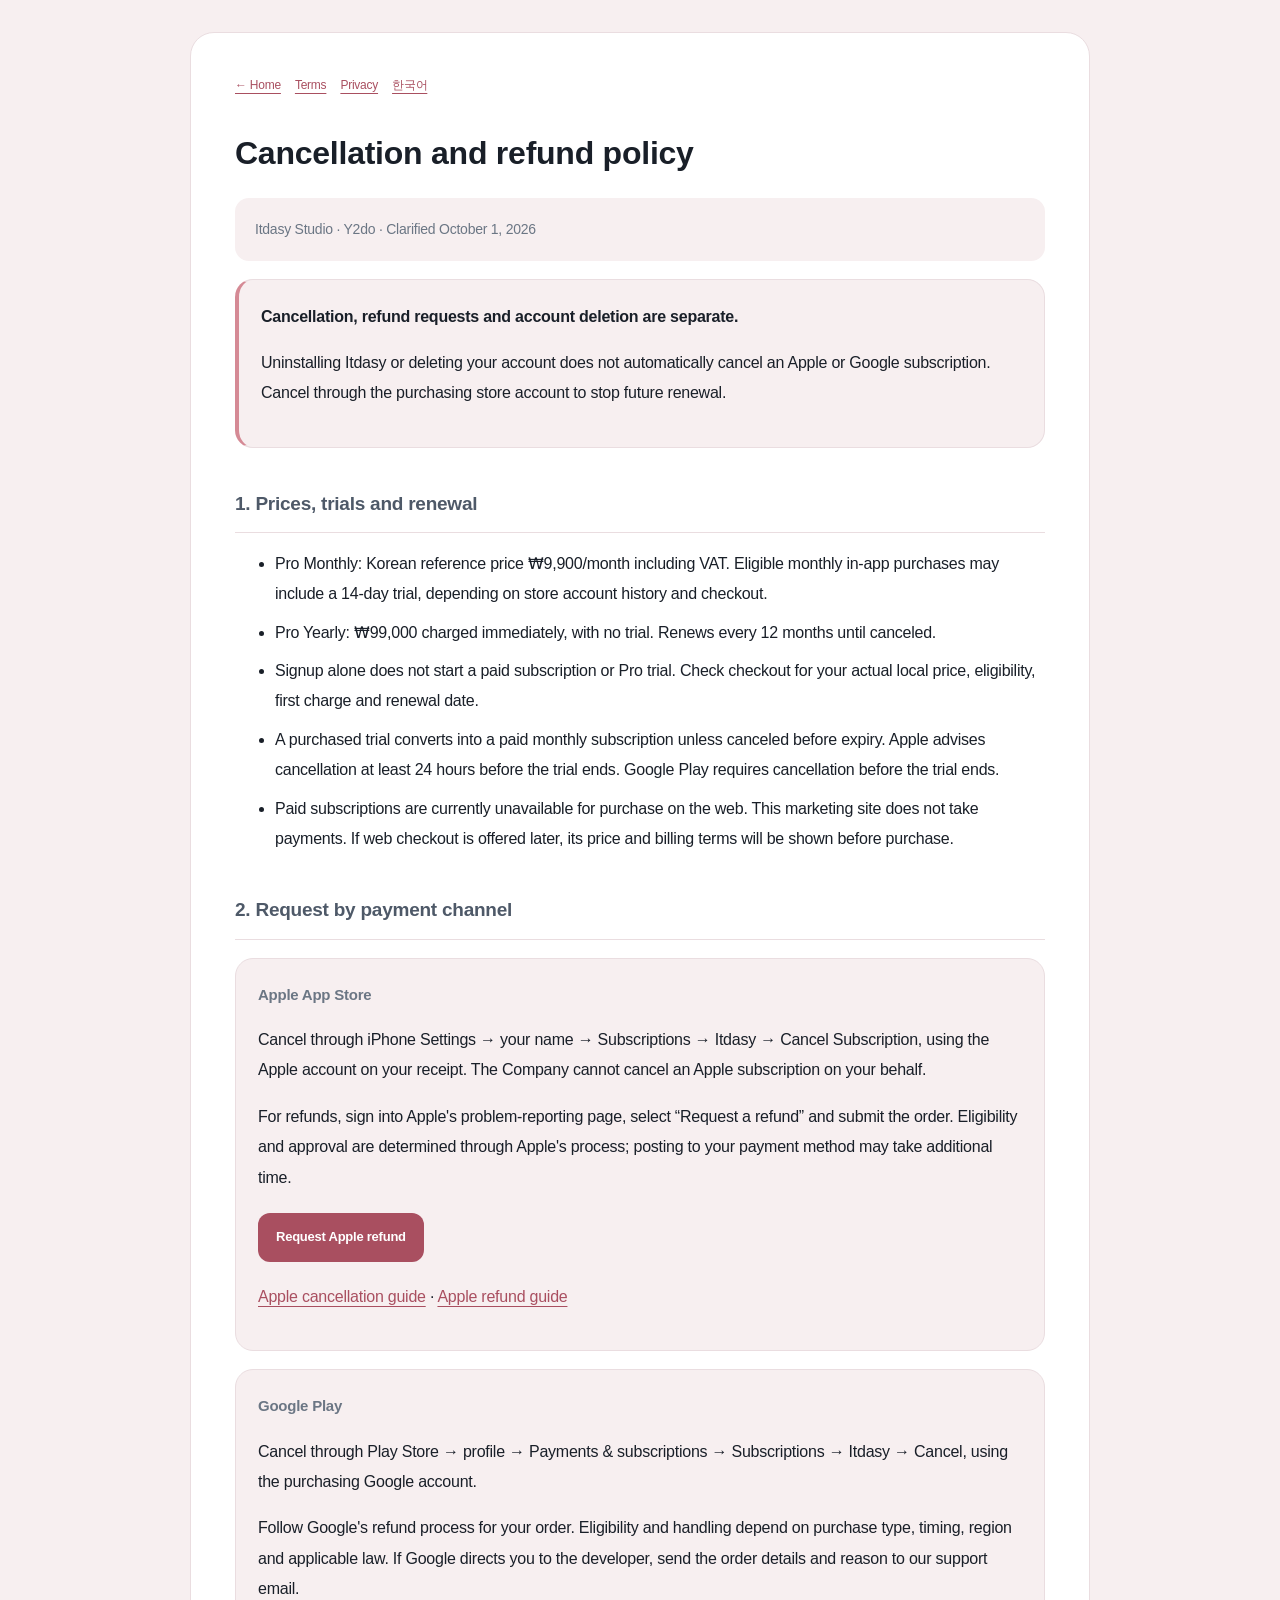
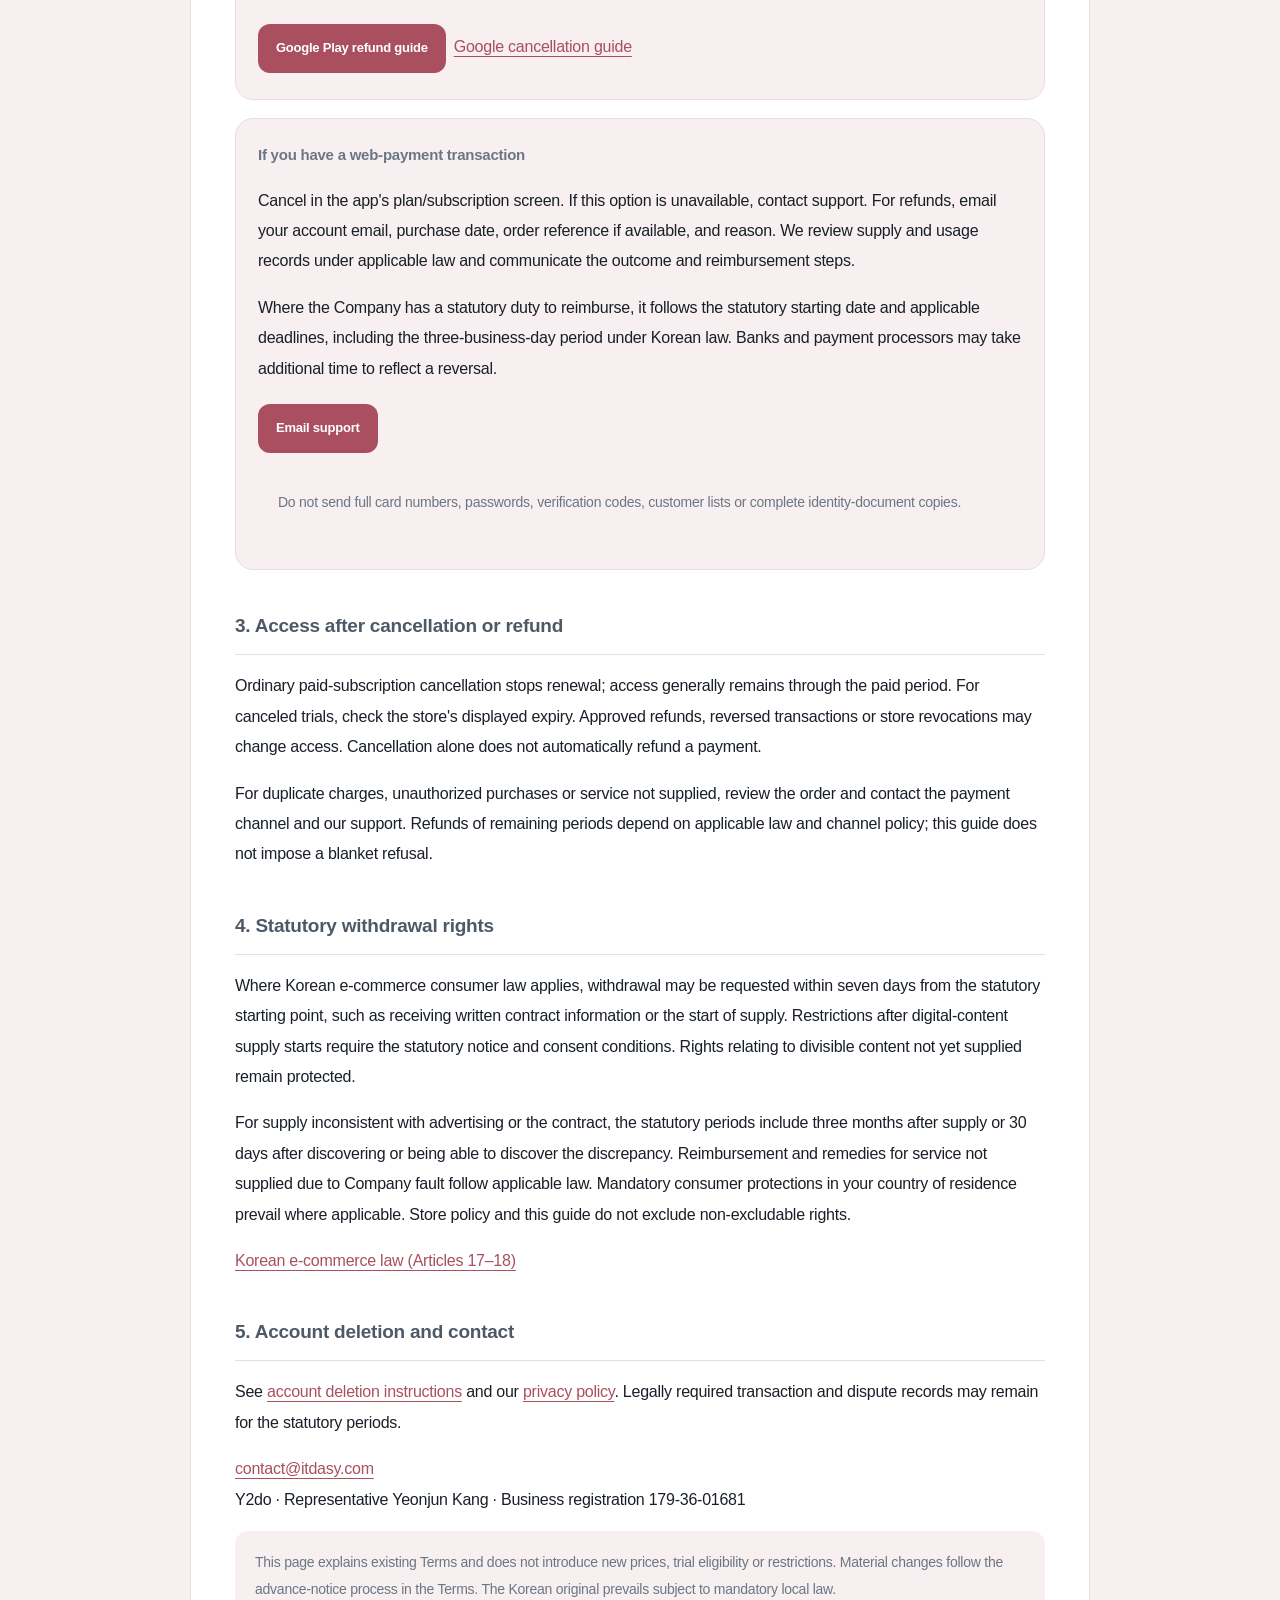
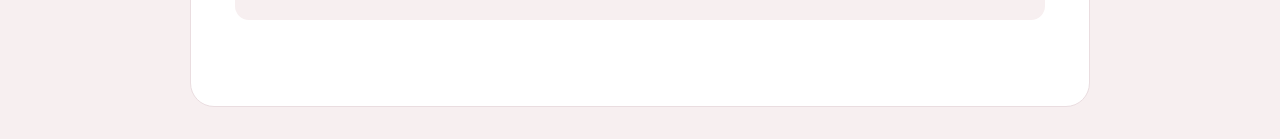
<file: refund-en.html>
<!doctype html>
<html lang="en">
<head>
<meta charset="utf-8">
<meta name="viewport" content="width=device-width,initial-scale=1">
<title>Itdasy Cancellation and Refund Policy</title>
<meta name="description" content="Itdasy Cancellation and Refund Policy">
<link rel="canonical" href="https://itdasy.com/refund-en.html">
<style>*{box-sizing:border-box}body{margin:0;background:#fff8f8;color:#292323;font-family:-apple-system,BlinkMacSystemFont,"Noto Sans KR",sans-serif;line-height:1.75;overflow-wrap:anywhere}main{max-width:820px;margin:0 auto;padding:40px 22px 80px}h1{font-size:clamp(25px,5vw,34px);line-height:1.3}h2{font-size:21px;margin-top:32px}h3{font-size:17px}.card{background:#fff;border:1px solid #f1dfe2;border-radius:16px;padding:22px;margin:18px 0}.notice{border-left:4px solid #b23a4c}.meta{color:#6f6464;font-size:14px}a{color:#a52f42;text-underline-offset:3px}.button{display:inline-block;background:#a52f42;color:#fff;padding:12px 18px;border-radius:12px;text-decoration:none;font-weight:700;margin:4px 8px 4px 0}li{margin:8px 0}nav{display:flex;flex-wrap:wrap;gap:16px}:focus-visible{outline:3px solid #a52f42;outline-offset:4px}</style>
<link rel="stylesheet" href="policy-design.css?v=20261002-brand-screens">
</head>
<body><main>
<nav aria-label="Policies"><a href="./">← Home</a><a href="terms-en.html">Terms</a><a href="privacy-en.html">Privacy</a><a href="refund.html" lang="ko">한국어</a></nav>
<h1>Cancellation and refund policy</h1><p class="meta">Itdasy Studio · Y2do · Clarified October 1, 2026</p>
<div class="card notice"><strong>Cancellation, refund requests and account deletion are separate.</strong><p>Uninstalling Itdasy or deleting your account does not automatically cancel an Apple or Google subscription. Cancel through the purchasing store account to stop future renewal.</p></div>
<h2>1. Prices, trials and renewal</h2><ul><li>Pro Monthly: Korean reference price ₩9,900/month including VAT. Eligible monthly in-app purchases may include a 14-day trial, depending on store account history and checkout.</li><li>Pro Yearly: ₩99,000 charged immediately, with no trial. Renews every 12 months until canceled.</li><li>Signup alone does not start a paid subscription or Pro trial. Check checkout for your actual local price, eligibility, first charge and renewal date.</li><li>A purchased trial converts into a paid monthly subscription unless canceled before expiry. Apple advises cancellation at least 24 hours before the trial ends. Google Play requires cancellation before the trial ends.</li><li>Paid subscriptions are currently unavailable for purchase on the web. This marketing site does not take payments. If web checkout is offered later, its price and billing terms will be shown before purchase.</li></ul>
<h2>2. Request by payment channel</h2>
<div class="card"><h3>Apple App Store</h3><p>Cancel through iPhone Settings → your name → Subscriptions → Itdasy → Cancel Subscription, using the Apple account on your receipt. The Company cannot cancel an Apple subscription on your behalf.</p><p>For refunds, sign into Apple's problem-reporting page, select “Request a refund” and submit the order. Eligibility and approval are determined through Apple's process; posting to your payment method may take additional time.</p><a class="button" href="https://reportaproblem.apple.com/">Request Apple refund</a><p><a href="https://support.apple.com/118428">Apple cancellation guide</a> · <a href="https://support.apple.com/118223">Apple refund guide</a></p></div>
<div class="card"><h3>Google Play</h3><p>Cancel through Play Store → profile → Payments &amp; subscriptions → Subscriptions → Itdasy → Cancel, using the purchasing Google account.</p><p>Follow Google's refund process for your order. Eligibility and handling depend on purchase type, timing, region and applicable law. If Google directs you to the developer, send the order details and reason to our support email.</p><a class="button" href="https://support.google.com/googleplay/answer/2479637?hl=en">Google Play refund guide</a><a href="https://support.google.com/googleplay/answer/7018481?hl=en">Google cancellation guide</a></div>
<div class="card"><h3>If you have a web-payment transaction</h3><p>Cancel in the app's plan/subscription screen. If this option is unavailable, contact support. For refunds, email your account email, purchase date, order reference if available, and reason. We review supply and usage records under applicable law and communicate the outcome and reimbursement steps.</p><p>Where the Company has a statutory duty to reimburse, it follows the statutory starting date and applicable deadlines, including the three-business-day period under Korean law. Banks and payment processors may take additional time to reflect a reversal.</p><a class="button" href="mailto:contact@itdasy.com?subject=Itdasy%20refund%20request">Email support</a><p class="meta">Do not send full card numbers, passwords, verification codes, customer lists or complete identity-document copies.</p></div>
<h2>3. Access after cancellation or refund</h2><p>Ordinary paid-subscription cancellation stops renewal; access generally remains through the paid period. For canceled trials, check the store's displayed expiry. Approved refunds, reversed transactions or store revocations may change access. Cancellation alone does not automatically refund a payment.</p><p>For duplicate charges, unauthorized purchases or service not supplied, review the order and contact the payment channel and our support. Refunds of remaining periods depend on applicable law and channel policy; this guide does not impose a blanket refusal.</p>
<h2>4. Statutory withdrawal rights</h2><p>Where Korean e-commerce consumer law applies, withdrawal may be requested within seven days from the statutory starting point, such as receiving written contract information or the start of supply. Restrictions after digital-content supply starts require the statutory notice and consent conditions. Rights relating to divisible content not yet supplied remain protected.</p><p>For supply inconsistent with advertising or the contract, the statutory periods include three months after supply or 30 days after discovering or being able to discover the discrepancy. Reimbursement and remedies for service not supplied due to Company fault follow applicable law. Mandatory consumer protections in your country of residence prevail where applicable. Store policy and this guide do not exclude non-excludable rights.</p><p><a href="https://www.law.go.kr/법령/전자상거래등에서의소비자보호에관한법률">Korean e-commerce law (Articles 17–18)</a></p>
<h2>5. Account deletion and contact</h2><p>See <a href="delete-account.html">account deletion instructions</a> and our <a href="privacy-en.html">privacy policy</a>. Legally required transaction and dispute records may remain for the statutory periods.</p><p><a href="mailto:contact@itdasy.com">contact@itdasy.com</a><br>Y2do · Representative Yeonjun Kang · Business registration 179-36-01681</p><p class="meta">This page explains existing Terms and does not introduce new prices, trial eligibility or restrictions. Material changes follow the advance-notice process in the Terms. The Korean original prevails subject to mandatory local law.</p>
</main></body>
</html>
</file>
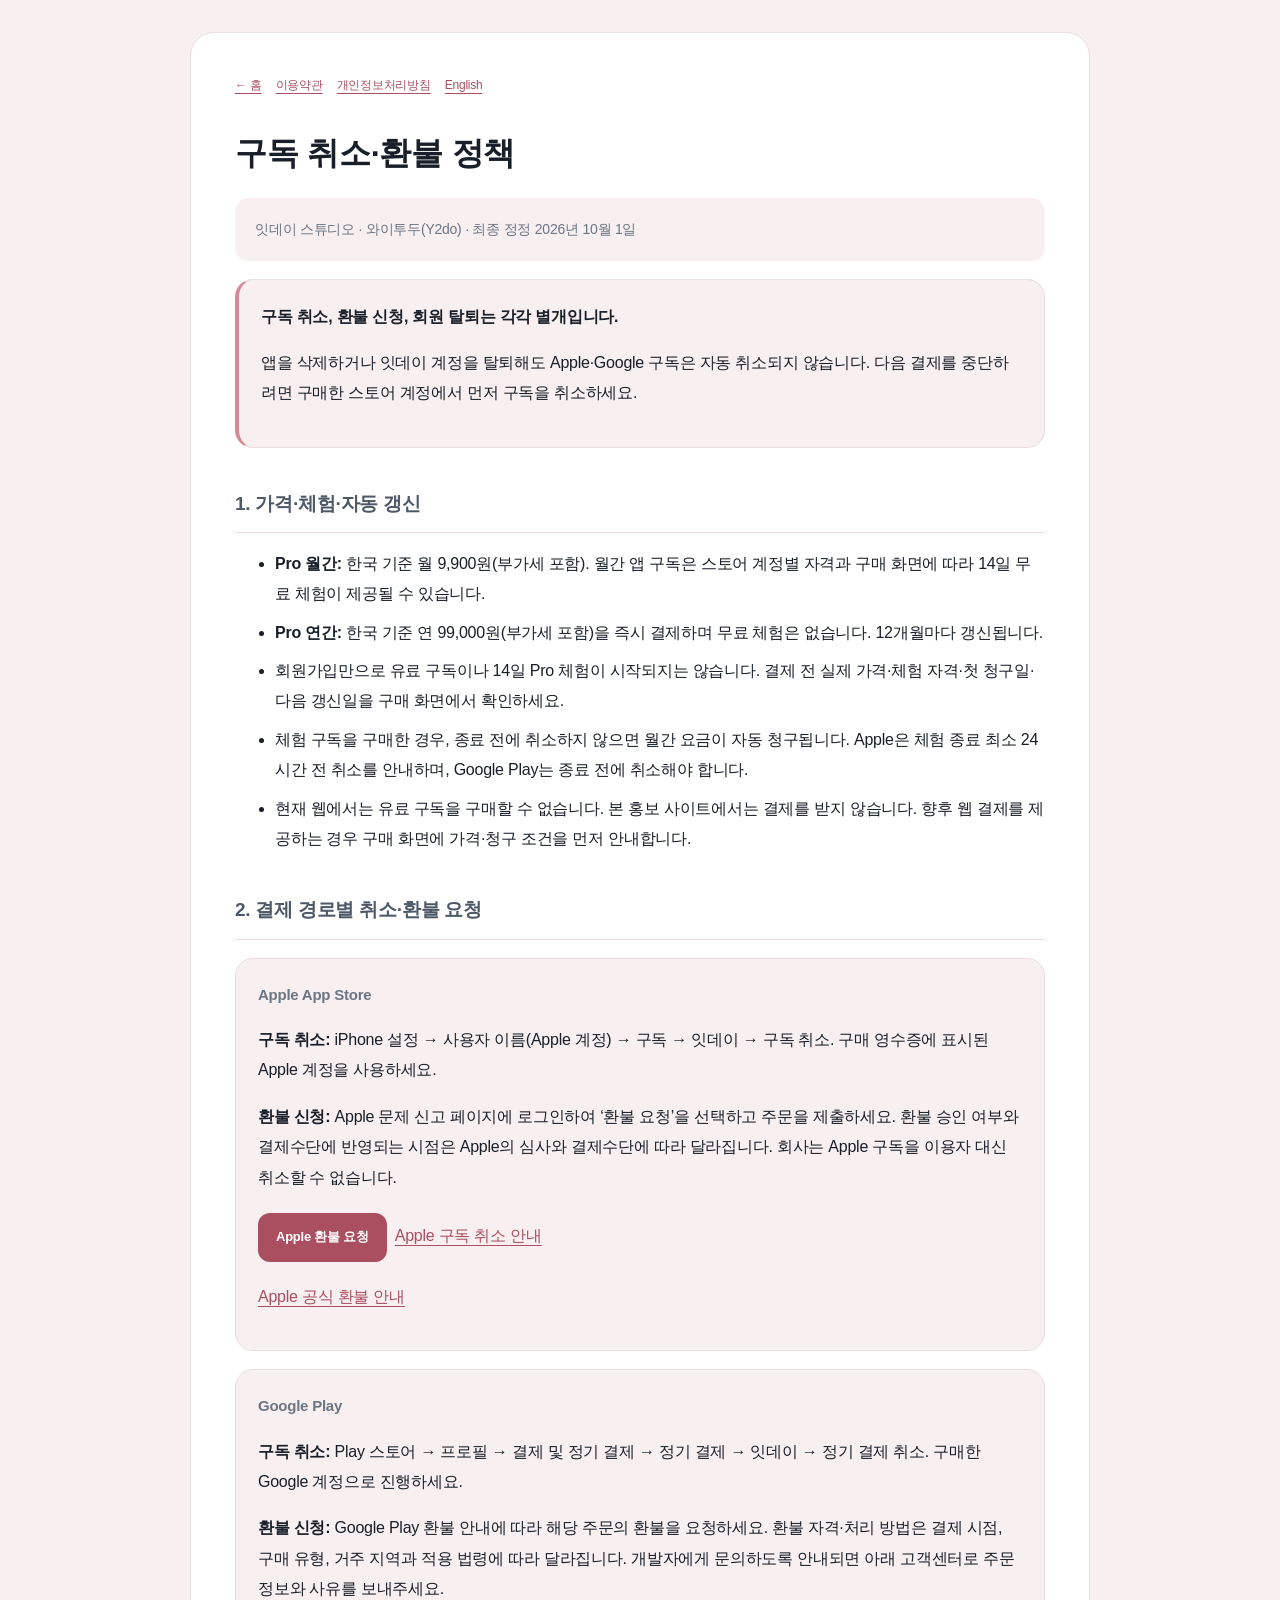
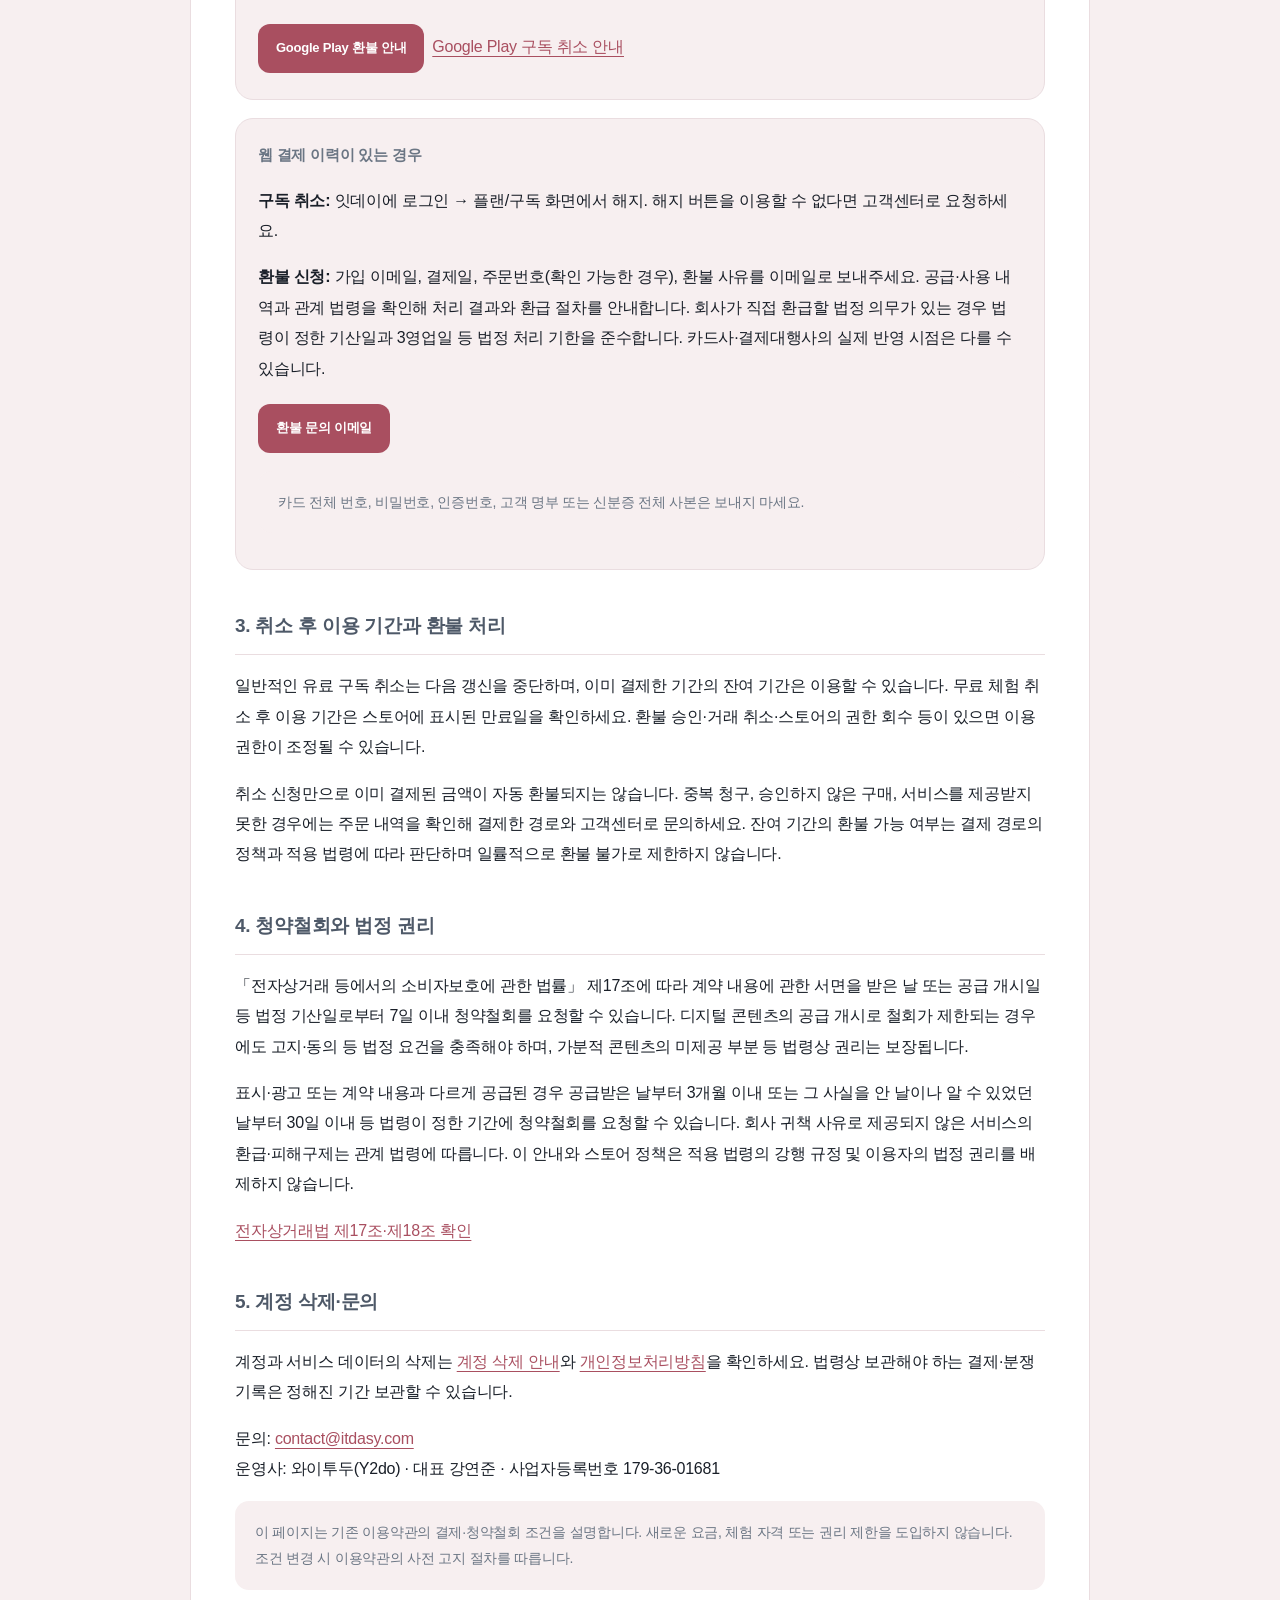
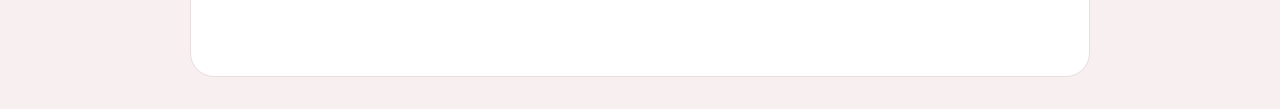
<file: refund.html>
<!doctype html>
<html lang="ko">
<head>
<meta charset="utf-8">
<meta name="viewport" content="width=device-width,initial-scale=1">
<title>잇데이 구독 취소·환불 정책</title>
<meta name="description" content="잇데이 구독 취소·환불 정책">
<link rel="canonical" href="https://itdasy.com/refund.html">
<style>*{box-sizing:border-box}body{margin:0;background:#fff8f8;color:#292323;font-family:-apple-system,BlinkMacSystemFont,"Noto Sans KR",sans-serif;line-height:1.75;overflow-wrap:anywhere}main{max-width:820px;margin:0 auto;padding:40px 22px 80px}h1{font-size:clamp(25px,5vw,34px);line-height:1.3}h2{font-size:21px;margin-top:32px}h3{font-size:17px}.card{background:#fff;border:1px solid #f1dfe2;border-radius:16px;padding:22px;margin:18px 0}.notice{border-left:4px solid #b23a4c}.meta{color:#6f6464;font-size:14px}a{color:#a52f42;text-underline-offset:3px}.button{display:inline-block;background:#a52f42;color:#fff;padding:12px 18px;border-radius:12px;text-decoration:none;font-weight:700;margin:4px 8px 4px 0}li{margin:8px 0}nav{display:flex;flex-wrap:wrap;gap:16px}:focus-visible{outline:3px solid #a52f42;outline-offset:4px}</style>
<link rel="stylesheet" href="policy-design.css?v=20261002-brand-screens">
</head>
<body><main>
<nav aria-label="정책 이동"><a href="./">← 홈</a><a href="terms.html">이용약관</a><a href="privacy.html">개인정보처리방침</a><a href="refund-en.html" lang="en">English</a></nav>
<h1>구독 취소·환불 정책</h1>
<p class="meta">잇데이 스튜디오 · 와이투두(Y2do) · 최종 정정 2026년 10월 1일</p>
<div class="card notice"><strong>구독 취소, 환불 신청, 회원 탈퇴는 각각 별개입니다.</strong><p>앱을 삭제하거나 잇데이 계정을 탈퇴해도 Apple·Google 구독은 자동 취소되지 않습니다. 다음 결제를 중단하려면 구매한 스토어 계정에서 먼저 구독을 취소하세요.</p></div>
<h2>1. 가격·체험·자동 갱신</h2>
<ul><li><strong>Pro 월간:</strong> 한국 기준 월 9,900원(부가세 포함). 월간 앱 구독은 스토어 계정별 자격과 구매 화면에 따라 14일 무료 체험이 제공될 수 있습니다.</li><li><strong>Pro 연간:</strong> 한국 기준 연 99,000원(부가세 포함)을 즉시 결제하며 무료 체험은 없습니다. 12개월마다 갱신됩니다.</li><li>회원가입만으로 유료 구독이나 14일 Pro 체험이 시작되지는 않습니다. 결제 전 실제 가격·체험 자격·첫 청구일·다음 갱신일을 구매 화면에서 확인하세요.</li><li>체험 구독을 구매한 경우, 종료 전에 취소하지 않으면 월간 요금이 자동 청구됩니다. Apple은 체험 종료 최소 24시간 전 취소를 안내하며, Google Play는 종료 전에 취소해야 합니다.</li><li>현재 웹에서는 유료 구독을 구매할 수 없습니다. 본 홍보 사이트에서는 결제를 받지 않습니다. 향후 웹 결제를 제공하는 경우 구매 화면에 가격·청구 조건을 먼저 안내합니다.</li></ul>
<h2>2. 결제 경로별 취소·환불 요청</h2>
<div class="card"><h3>Apple App Store</h3><p><strong>구독 취소:</strong> iPhone 설정 → 사용자 이름(Apple 계정) → 구독 → 잇데이 → 구독 취소. 구매 영수증에 표시된 Apple 계정을 사용하세요.</p><p><strong>환불 신청:</strong> Apple 문제 신고 페이지에 로그인하여 ‘환불 요청’을 선택하고 주문을 제출하세요. 환불 승인 여부와 결제수단에 반영되는 시점은 Apple의 심사와 결제수단에 따라 달라집니다. 회사는 Apple 구독을 이용자 대신 취소할 수 없습니다.</p><a class="button" href="https://reportaproblem.apple.com/">Apple 환불 요청</a><a href="https://support.apple.com/ko-kr/118428">Apple 구독 취소 안내</a><p><a href="https://support.apple.com/ko-kr/118223">Apple 공식 환불 안내</a></p></div>
<div class="card"><h3>Google Play</h3><p><strong>구독 취소:</strong> Play 스토어 → 프로필 → 결제 및 정기 결제 → 정기 결제 → 잇데이 → 정기 결제 취소. 구매한 Google 계정으로 진행하세요.</p><p><strong>환불 신청:</strong> Google Play 환불 안내에 따라 해당 주문의 환불을 요청하세요. 환불 자격·처리 방법은 결제 시점, 구매 유형, 거주 지역과 적용 법령에 따라 달라집니다. 개발자에게 문의하도록 안내되면 아래 고객센터로 주문 정보와 사유를 보내주세요.</p><a class="button" href="https://support.google.com/googleplay/answer/2479637?hl=ko">Google Play 환불 안내</a><a href="https://support.google.com/googleplay/answer/7018481?hl=ko">Google Play 구독 취소 안내</a></div>
<div class="card"><h3>웹 결제 이력이 있는 경우</h3><p><strong>구독 취소:</strong> 잇데이에 로그인 → 플랜/구독 화면에서 해지. 해지 버튼을 이용할 수 없다면 고객센터로 요청하세요.</p><p><strong>환불 신청:</strong> 가입 이메일, 결제일, 주문번호(확인 가능한 경우), 환불 사유를 이메일로 보내주세요. 공급·사용 내역과 관계 법령을 확인해 처리 결과와 환급 절차를 안내합니다. 회사가 직접 환급할 법정 의무가 있는 경우 법령이 정한 기산일과 3영업일 등 법정 처리 기한을 준수합니다. 카드사·결제대행사의 실제 반영 시점은 다를 수 있습니다.</p><a class="button" href="mailto:contact@itdasy.com?subject=%EC%9E%87%EB%8D%B0%EC%9D%B4%20%ED%99%98%EB%B6%88%20%EB%AC%B8%EC%9D%98">환불 문의 이메일</a><p class="meta">카드 전체 번호, 비밀번호, 인증번호, 고객 명부 또는 신분증 전체 사본은 보내지 마세요.</p></div>
<h2>3. 취소 후 이용 기간과 환불 처리</h2>
<p>일반적인 유료 구독 취소는 다음 갱신을 중단하며, 이미 결제한 기간의 잔여 기간은 이용할 수 있습니다. 무료 체험 취소 후 이용 기간은 스토어에 표시된 만료일을 확인하세요. 환불 승인·거래 취소·스토어의 권한 회수 등이 있으면 이용 권한이 조정될 수 있습니다.</p>
<p>취소 신청만으로 이미 결제된 금액이 자동 환불되지는 않습니다. 중복 청구, 승인하지 않은 구매, 서비스를 제공받지 못한 경우에는 주문 내역을 확인해 결제한 경로와 고객센터로 문의하세요. 잔여 기간의 환불 가능 여부는 결제 경로의 정책과 적용 법령에 따라 판단하며 일률적으로 환불 불가로 제한하지 않습니다.</p>
<h2>4. 청약철회와 법정 권리</h2>
<p>「전자상거래 등에서의 소비자보호에 관한 법률」 제17조에 따라 계약 내용에 관한 서면을 받은 날 또는 공급 개시일 등 법정 기산일로부터 7일 이내 청약철회를 요청할 수 있습니다. 디지털 콘텐츠의 공급 개시로 철회가 제한되는 경우에도 고지·동의 등 법정 요건을 충족해야 하며, 가분적 콘텐츠의 미제공 부분 등 법령상 권리는 보장됩니다.</p>
<p>표시·광고 또는 계약 내용과 다르게 공급된 경우 공급받은 날부터 3개월 이내 또는 그 사실을 안 날이나 알 수 있었던 날부터 30일 이내 등 법령이 정한 기간에 청약철회를 요청할 수 있습니다. 회사 귀책 사유로 제공되지 않은 서비스의 환급·피해구제는 관계 법령에 따릅니다. 이 안내와 스토어 정책은 적용 법령의 강행 규정 및 이용자의 법정 권리를 배제하지 않습니다.</p>
<p><a href="https://www.law.go.kr/법령/전자상거래등에서의소비자보호에관한법률">전자상거래법 제17조·제18조 확인</a></p>
<h2>5. 계정 삭제·문의</h2><p>계정과 서비스 데이터의 삭제는 <a href="delete-account.html">계정 삭제 안내</a>와 <a href="privacy.html">개인정보처리방침</a>을 확인하세요. 법령상 보관해야 하는 결제·분쟁 기록은 정해진 기간 보관할 수 있습니다.</p><p>문의: <a href="mailto:contact@itdasy.com">contact@itdasy.com</a><br>운영사: 와이투두(Y2do) · 대표 강연준 · 사업자등록번호 179-36-01681</p><p class="meta">이 페이지는 기존 이용약관의 결제·청약철회 조건을 설명합니다. 새로운 요금, 체험 자격 또는 권리 제한을 도입하지 않습니다. 조건 변경 시 이용약관의 사전 고지 절차를 따릅니다.</p>
</main></body>
</html>
</file>
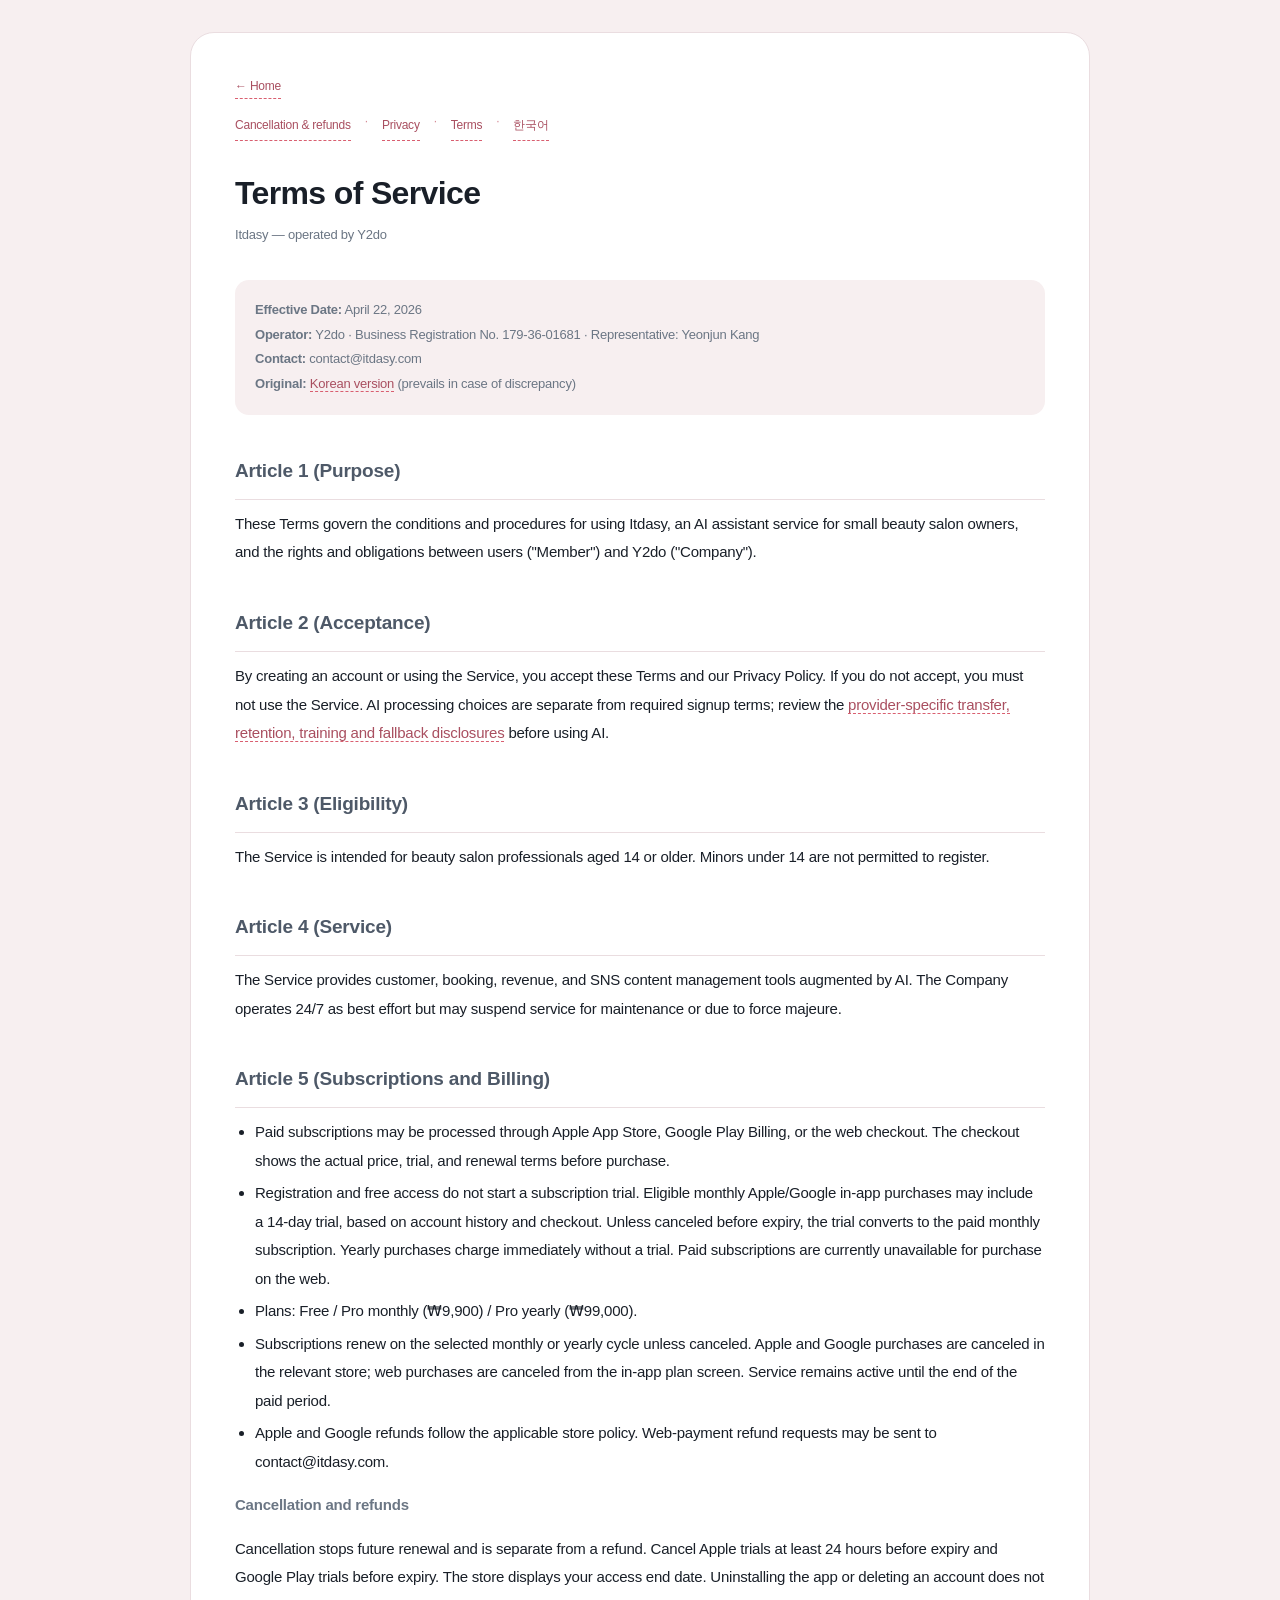
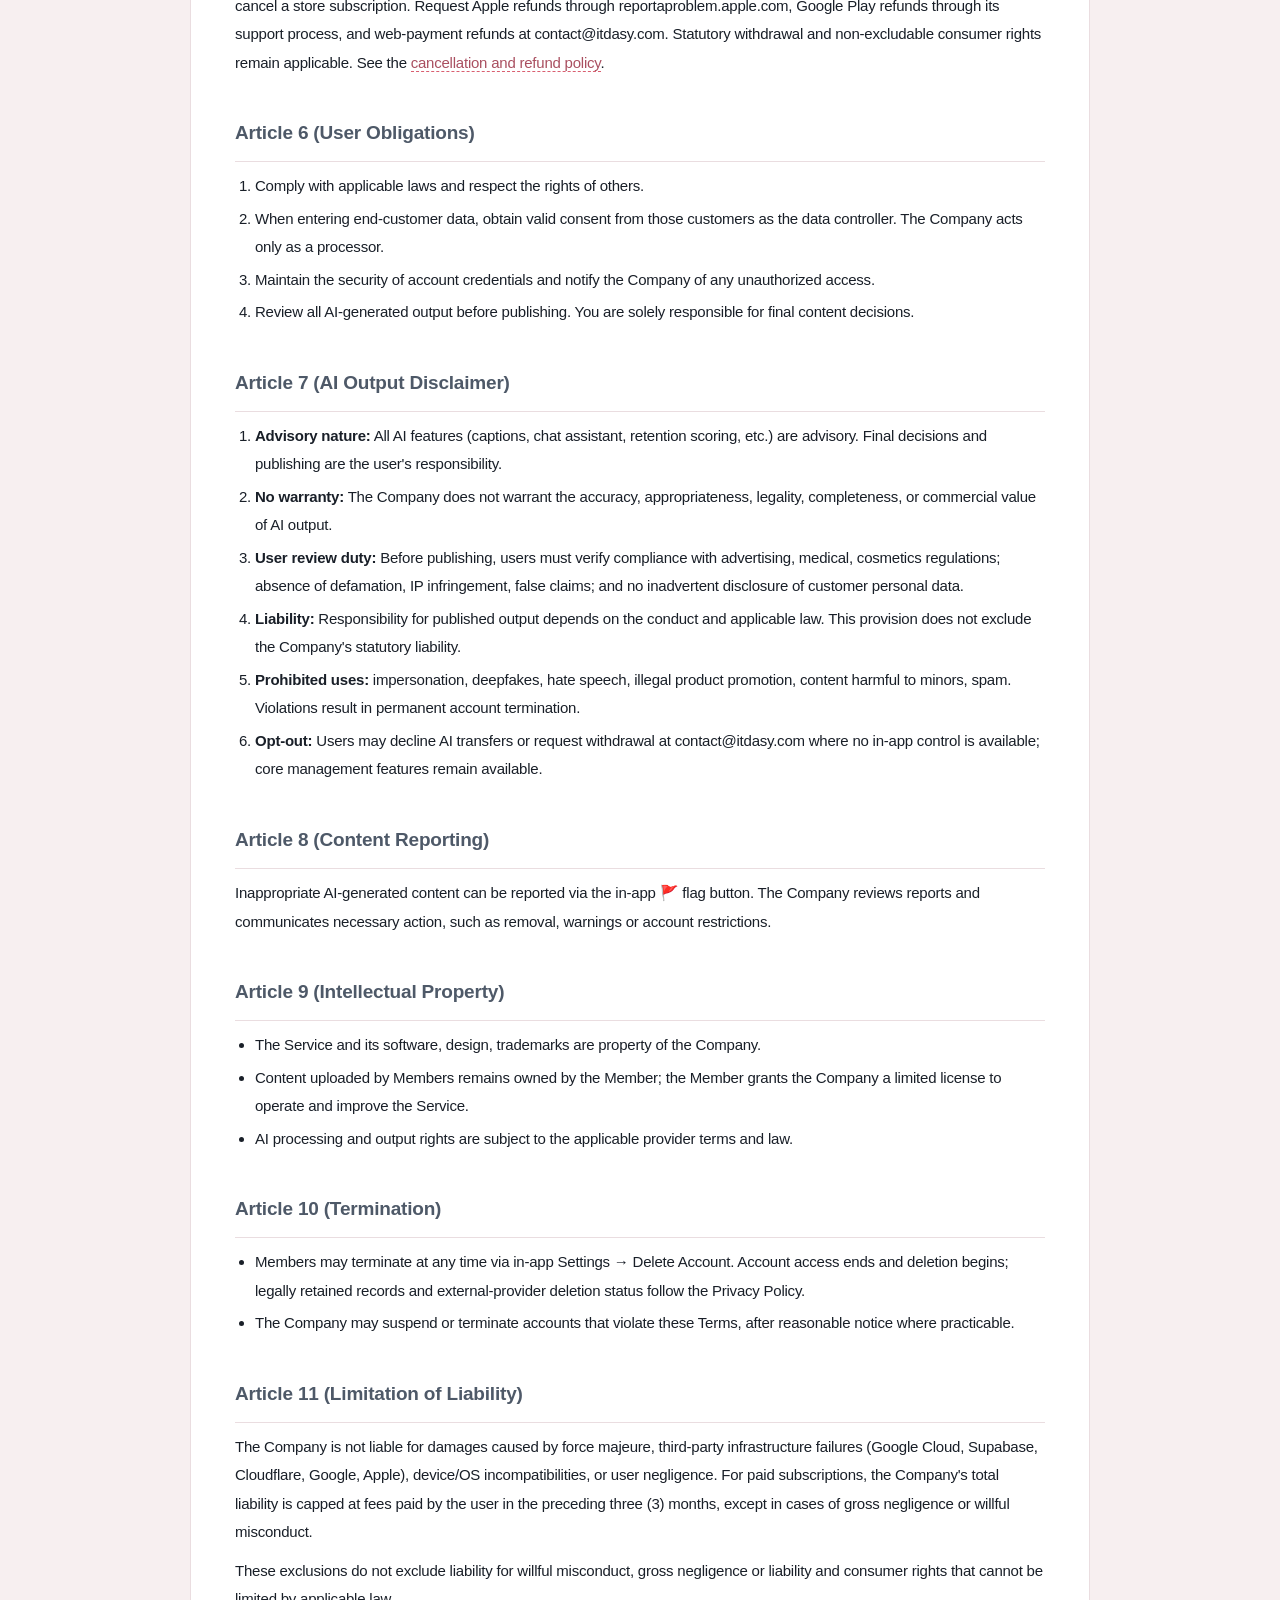
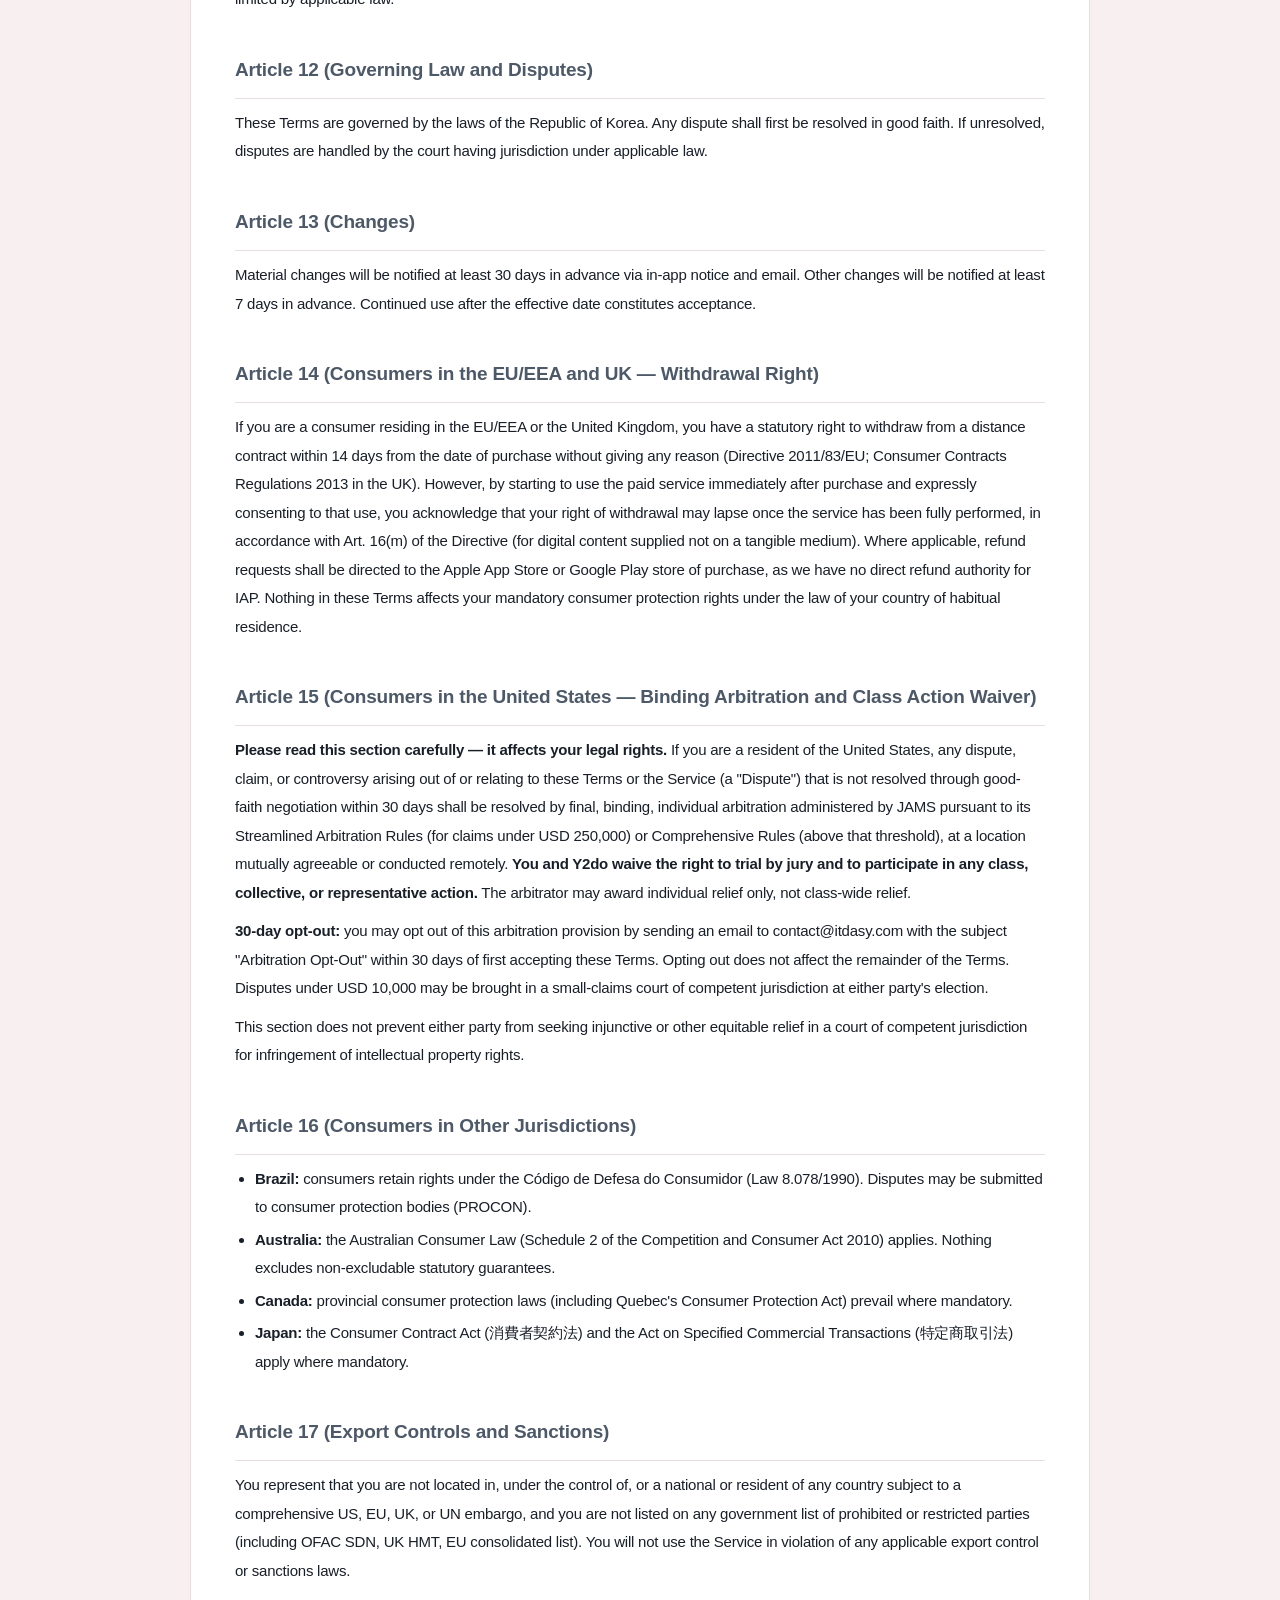
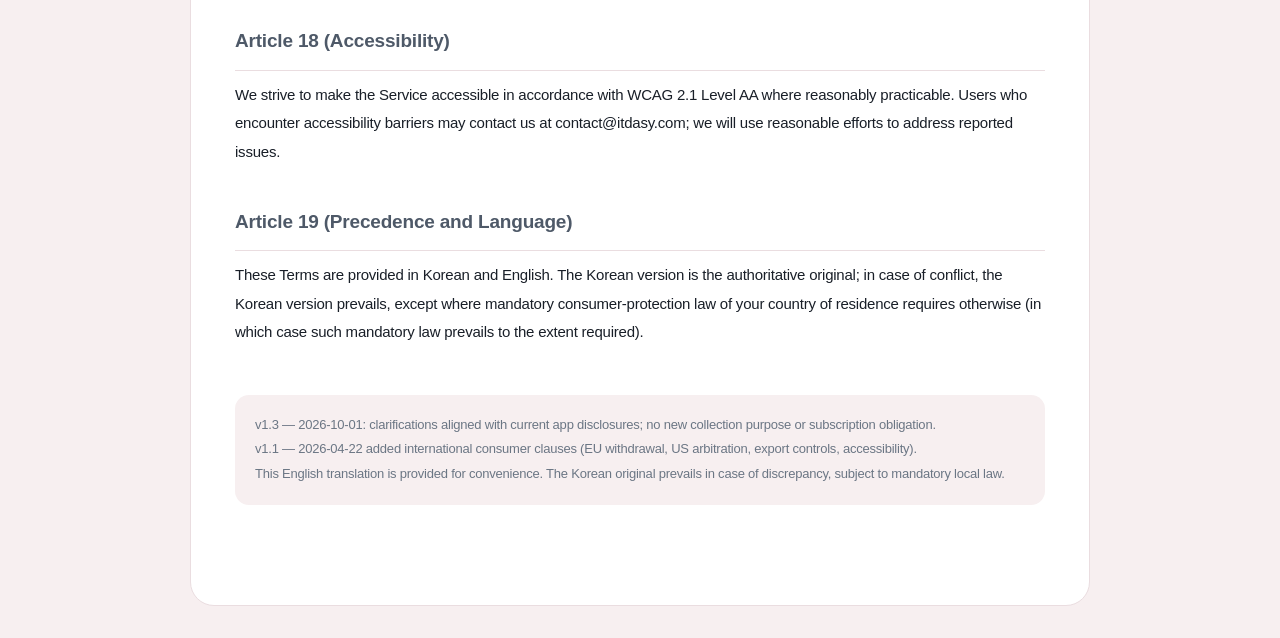
<file: terms-en.html>
<!DOCTYPE html>
<html lang="en">
<head>
  <meta charset="UTF-8" />
  <meta name="viewport" content="width=device-width, initial-scale=1, maximum-scale=5" />
  <title>Terms of Service | Itdasy (Y2do)</title>
  <link rel="canonical" href="https://itdasy.com/terms-en.html" />
  <style>
    * { box-sizing: border-box; }
    body { margin: 0; font-family: -apple-system, BlinkMacSystemFont, sans-serif; color: #222; background: #fafafa; line-height: 1.75; font-size: 15px; }
    .wrap { max-width: 820px; margin: 0 auto; padding: 48px 24px 120px; background: #fff; }
    h1 { font-size: 28px; font-weight: 900; margin: 0 0 6px; letter-spacing: -0.02em; }
    .sub { font-size: 13px; color: #888; margin-bottom: 32px; }
    .meta { padding: 14px 16px; background: #f4f4f4; border-radius: 10px; font-size: 13px; margin-bottom: 28px; color: #555; }
    h2 { font-size: 18px; font-weight: 800; margin: 36px 0 10px; padding-bottom: 6px; border-bottom: 2px solid #F18091; letter-spacing: -0.01em; }
    p { margin: 0 0 10px; }
    ul, ol { padding-left: 20px; margin: 0 0 14px; }
    li { margin-bottom: 4px; }
    a { color: #D95F70; text-decoration: none; border-bottom: 1px dashed #D95F70; }
    .back { display: inline-block; margin-bottom: 18px; font-size: 13px; color: #888; }
    body { overflow-wrap: anywhere; }
    table { table-layout: fixed; }
    th, td { overflow-wrap: anywhere; }
    :focus-visible { outline: 3px solid #a52f42; outline-offset: 4px; }
  </style>
<link rel="stylesheet" href="policy-design.css?v=20261002-brand-screens">
</head>
<body>
  <div class="wrap">
    <a href="./" class="back">← Home</a>
    <nav aria-label="Policies"><a href="refund-en.html">Cancellation &amp; refunds</a> · <a href="privacy-en.html">Privacy</a> · <a href="terms-en.html">Terms</a> · <a href="terms.html" lang="ko">한국어</a></nav>
    <h1>Terms of Service</h1>
    <div class="sub">Itdasy — operated by Y2do</div>

    <div class="meta">
      <strong>Effective Date:</strong> April 22, 2026<br>
      <strong>Operator:</strong> Y2do · Business Registration No. 179-36-01681 · Representative: Yeonjun Kang<br>
      <strong>Contact:</strong> contact@itdasy.com<br>
      <strong>Original:</strong> <a href="terms.html">Korean version</a> (prevails in case of discrepancy)
    </div>

    <h2>Article 1 (Purpose)</h2>
    <p>These Terms govern the conditions and procedures for using Itdasy, an AI assistant service for small beauty salon owners, and the rights and obligations between users ("Member") and Y2do ("Company").</p>

    <h2>Article 2 (Acceptance)</h2>
    <p>By creating an account or using the Service, you accept these Terms and our Privacy Policy. If you do not accept, you must not use the Service. AI processing choices are separate from required signup terms; review the <a href="privacy-en.html#ai-providers">provider-specific transfer, retention, training and fallback disclosures</a> before using AI.</p>

    <h2>Article 3 (Eligibility)</h2>
    <p>The Service is intended for beauty salon professionals aged 14 or older. Minors under 14 are not permitted to register.</p>

    <h2>Article 4 (Service)</h2>
    <p>The Service provides customer, booking, revenue, and SNS content management tools augmented by AI. The Company operates 24/7 as best effort but may suspend service for maintenance or due to force majeure.</p>

    <h2>Article 5 (Subscriptions and Billing)</h2>
    <ul>
      <li>Paid subscriptions may be processed through Apple App Store, Google Play Billing, or the web checkout. The checkout shows the actual price, trial, and renewal terms before purchase.</li>
      <li>Registration and free access do not start a subscription trial. Eligible monthly Apple/Google in-app purchases may include a 14-day trial, based on account history and checkout. Unless canceled before expiry, the trial converts to the paid monthly subscription. Yearly purchases charge immediately without a trial. Paid subscriptions are currently unavailable for purchase on the web.</li>
      <li>Plans: Free / Pro monthly (₩9,900) / Pro yearly (₩99,000).</li>
      <li>Subscriptions renew on the selected monthly or yearly cycle unless canceled. Apple and Google purchases are canceled in the relevant store; web purchases are canceled from the in-app plan screen. Service remains active until the end of the paid period.</li>
      <li>Apple and Google refunds follow the applicable store policy. Web-payment refund requests may be sent to contact@itdasy.com.</li>
    </ul>

    <h3>Cancellation and refunds</h3>
    <p>Cancellation stops future renewal and is separate from a refund. Cancel Apple trials at least 24 hours before expiry and Google Play trials before expiry. The store displays your access end date. Uninstalling the app or deleting an account does not cancel a store subscription. Request Apple refunds through reportaproblem.apple.com, Google Play refunds through its support process, and web-payment refunds at contact@itdasy.com. Statutory withdrawal and non-excludable consumer rights remain applicable. See the <a href="refund-en.html">cancellation and refund policy</a>.</p>

    <h2>Article 6 (User Obligations)</h2>
    <ol>
      <li>Comply with applicable laws and respect the rights of others.</li>
      <li>When entering end-customer data, obtain valid consent from those customers as the data controller. The Company acts only as a processor.</li>
      <li>Maintain the security of account credentials and notify the Company of any unauthorized access.</li>
      <li>Review all AI-generated output before publishing. You are solely responsible for final content decisions.</li>
    </ol>

    <h2>Article 7 (AI Output Disclaimer)</h2>
    <ol>
      <li><strong>Advisory nature:</strong> All AI features (captions, chat assistant, retention scoring, etc.) are advisory. Final decisions and publishing are the user's responsibility.</li>
      <li><strong>No warranty:</strong> The Company does not warrant the accuracy, appropriateness, legality, completeness, or commercial value of AI output.</li>
      <li><strong>User review duty:</strong> Before publishing, users must verify compliance with advertising, medical, cosmetics regulations; absence of defamation, IP infringement, false claims; and no inadvertent disclosure of customer personal data.</li>
      <li><strong>Liability:</strong> Responsibility for published output depends on the conduct and applicable law. This provision does not exclude the Company's statutory liability.</li>
      <li><strong>Prohibited uses:</strong> impersonation, deepfakes, hate speech, illegal product promotion, content harmful to minors, spam. Violations result in permanent account termination.</li>
      <li><strong>Opt-out:</strong> Users may decline AI transfers or request withdrawal at contact@itdasy.com where no in-app control is available; core management features remain available.</li>
    </ol>

    <h2>Article 8 (Content Reporting)</h2>
    <p>Inappropriate AI-generated content can be reported via the in-app 🚩 flag button. The Company reviews reports and communicates necessary action, such as removal, warnings or account restrictions.</p>

    <h2>Article 9 (Intellectual Property)</h2>
    <ul>
      <li>The Service and its software, design, trademarks are property of the Company.</li>
      <li>Content uploaded by Members remains owned by the Member; the Member grants the Company a limited license to operate and improve the Service.</li>
      <li>AI processing and output rights are subject to the applicable provider terms and law.</li>
    </ul>

    <h2>Article 10 (Termination)</h2>
    <ul>
      <li>Members may terminate at any time via in-app Settings → Delete Account. Account access ends and deletion begins; legally retained records and external-provider deletion status follow the Privacy Policy.</li>
      <li>The Company may suspend or terminate accounts that violate these Terms, after reasonable notice where practicable.</li>
    </ul>

    <h2>Article 11 (Limitation of Liability)</h2>
    <p>
      The Company is not liable for damages caused by force majeure, third-party infrastructure failures (Google Cloud, Supabase, Cloudflare, Google, Apple), device/OS incompatibilities, or user negligence.
      For paid subscriptions, the Company's total liability is capped at fees paid by the user in the preceding three (3) months, except in cases of gross negligence or willful misconduct.
    </p>

    <p>These exclusions do not exclude liability for willful misconduct, gross negligence or liability and consumer rights that cannot be limited by applicable law.</p>
    <h2>Article 12 (Governing Law and Disputes)</h2>
    <p>These Terms are governed by the laws of the Republic of Korea. Any dispute shall first be resolved in good faith. If unresolved, disputes are handled by the court having jurisdiction under applicable law.</p>

    <h2>Article 13 (Changes)</h2>
    <p>Material changes will be notified at least 30 days in advance via in-app notice and email. Other changes will be notified at least 7 days in advance. Continued use after the effective date constitutes acceptance.</p>

    <h2>Article 14 (Consumers in the EU/EEA and UK — Withdrawal Right)</h2>
    <p>
      If you are a consumer residing in the EU/EEA or the United Kingdom, you have a statutory right to withdraw from a distance contract within 14 days from the date of purchase without giving any reason (Directive 2011/83/EU; Consumer Contracts Regulations 2013 in the UK).
      However, by starting to use the paid service immediately after purchase and expressly consenting to that use, you acknowledge that your right of withdrawal may lapse once the service has been fully performed, in accordance with Art. 16(m) of the Directive (for digital content supplied not on a tangible medium).
      Where applicable, refund requests shall be directed to the Apple App Store or Google Play store of purchase, as we have no direct refund authority for IAP.
      Nothing in these Terms affects your mandatory consumer protection rights under the law of your country of habitual residence.
    </p>

    <h2>Article 15 (Consumers in the United States — Binding Arbitration and Class Action Waiver)</h2>
    <p>
      <strong>Please read this section carefully — it affects your legal rights.</strong>
      If you are a resident of the United States, any dispute, claim, or controversy arising out of or relating to these Terms or the Service (a "Dispute") that is not resolved through good-faith negotiation within 30 days
      shall be resolved by final, binding, individual arbitration administered by JAMS pursuant to its Streamlined Arbitration Rules (for claims under USD 250,000) or Comprehensive Rules (above that threshold), at a location mutually agreeable or conducted remotely.
      <strong>You and Y2do waive the right to trial by jury and to participate in any class, collective, or representative action.</strong>
      The arbitrator may award individual relief only, not class-wide relief.
    </p>
    <p>
      <strong>30-day opt-out:</strong> you may opt out of this arbitration provision by sending an email to contact@itdasy.com with the subject "Arbitration Opt-Out" within 30 days of first accepting these Terms. Opting out does not affect the remainder of the Terms.
      Disputes under USD 10,000 may be brought in a small-claims court of competent jurisdiction at either party's election.
    </p>
    <p>This section does not prevent either party from seeking injunctive or other equitable relief in a court of competent jurisdiction for infringement of intellectual property rights.</p>

    <h2>Article 16 (Consumers in Other Jurisdictions)</h2>
    <ul>
      <li><strong>Brazil:</strong> consumers retain rights under the Código de Defesa do Consumidor (Law 8.078/1990). Disputes may be submitted to consumer protection bodies (PROCON).</li>
      <li><strong>Australia:</strong> the Australian Consumer Law (Schedule 2 of the Competition and Consumer Act 2010) applies. Nothing excludes non-excludable statutory guarantees.</li>
      <li><strong>Canada:</strong> provincial consumer protection laws (including Quebec's Consumer Protection Act) prevail where mandatory.</li>
      <li><strong>Japan:</strong> the Consumer Contract Act (消費者契約法) and the Act on Specified Commercial Transactions (特定商取引法) apply where mandatory.</li>
    </ul>

    <h2>Article 17 (Export Controls and Sanctions)</h2>
    <p>
      You represent that you are not located in, under the control of, or a national or resident of any country subject to a comprehensive US, EU, UK, or UN embargo, and you are not listed on any government list of prohibited or restricted parties (including OFAC SDN, UK HMT, EU consolidated list).
      You will not use the Service in violation of any applicable export control or sanctions laws.
    </p>

    <h2>Article 18 (Accessibility)</h2>
    <p>
      We strive to make the Service accessible in accordance with WCAG 2.1 Level AA where reasonably practicable.
      Users who encounter accessibility barriers may contact us at contact@itdasy.com; we will use reasonable efforts to address reported issues.
    </p>

    <h2>Article 19 (Precedence and Language)</h2>
    <p>
      These Terms are provided in Korean and English. The Korean version is the authoritative original; in case of conflict, the Korean version prevails, except where mandatory consumer-protection law of your country of residence requires otherwise (in which case such mandatory law prevails to the extent required).
    </p>

    <div class="meta" style="margin-top:48px;">
      v1.3 — 2026-10-01: clarifications aligned with current app disclosures; no new collection purpose or subscription obligation.<br>
      v1.1 — 2026-04-22 added international consumer clauses (EU withdrawal, US arbitration, export controls, accessibility).<br>
      This English translation is provided for convenience. The Korean original prevails in case of discrepancy, subject to mandatory local law.
    </div>
  </div>
</body>
</html>
</file>
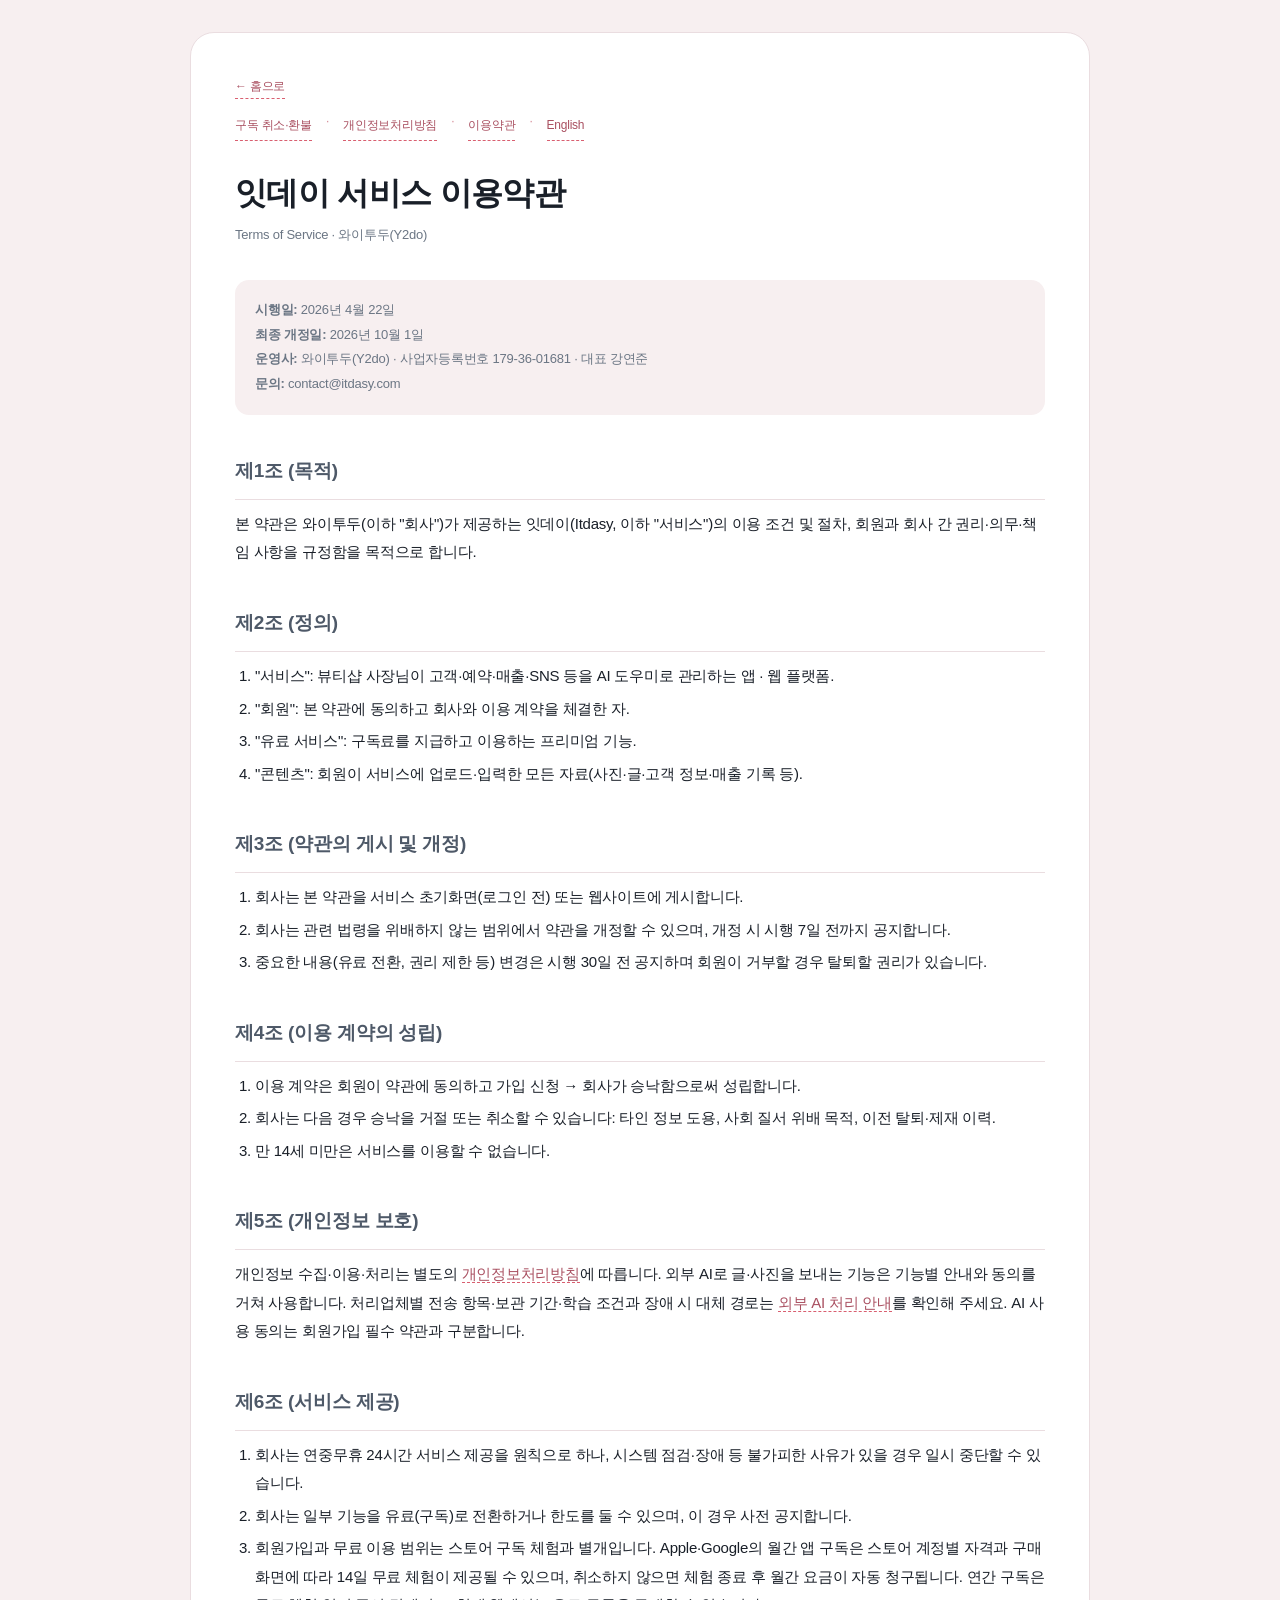
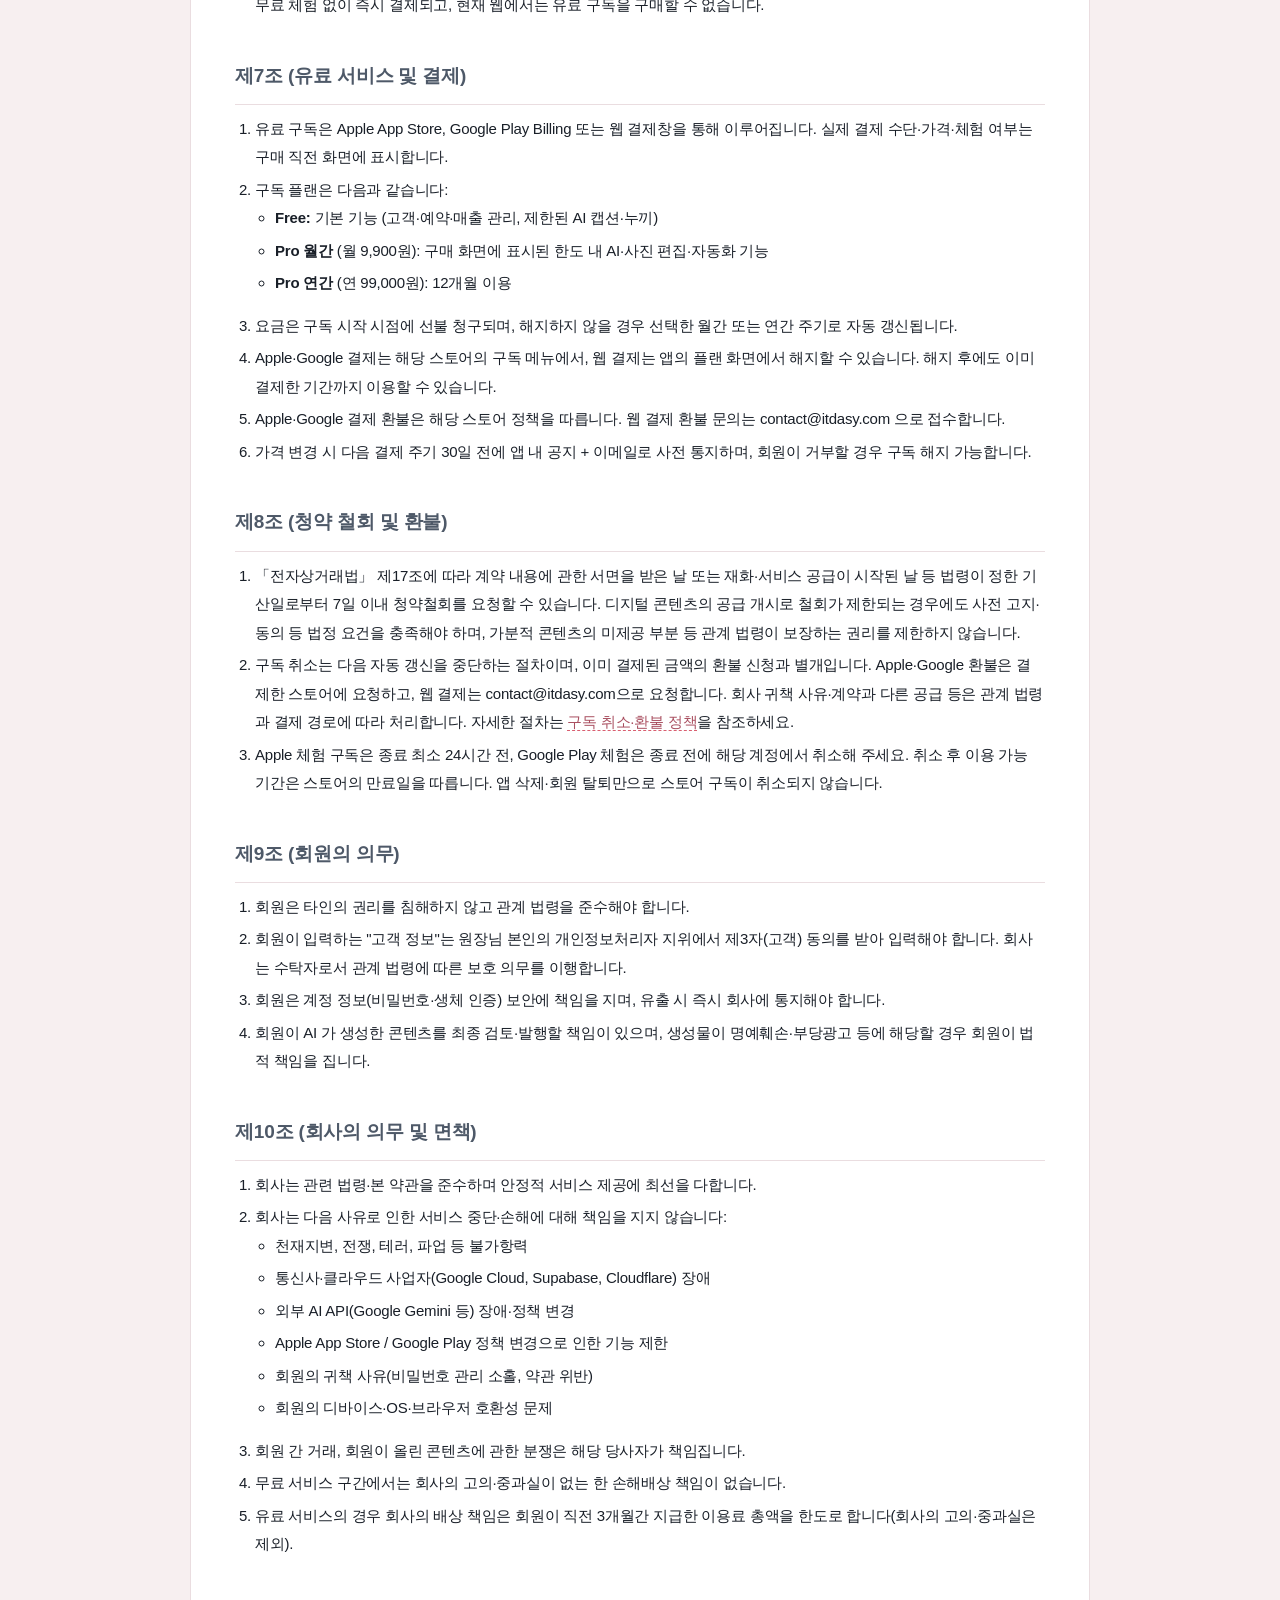
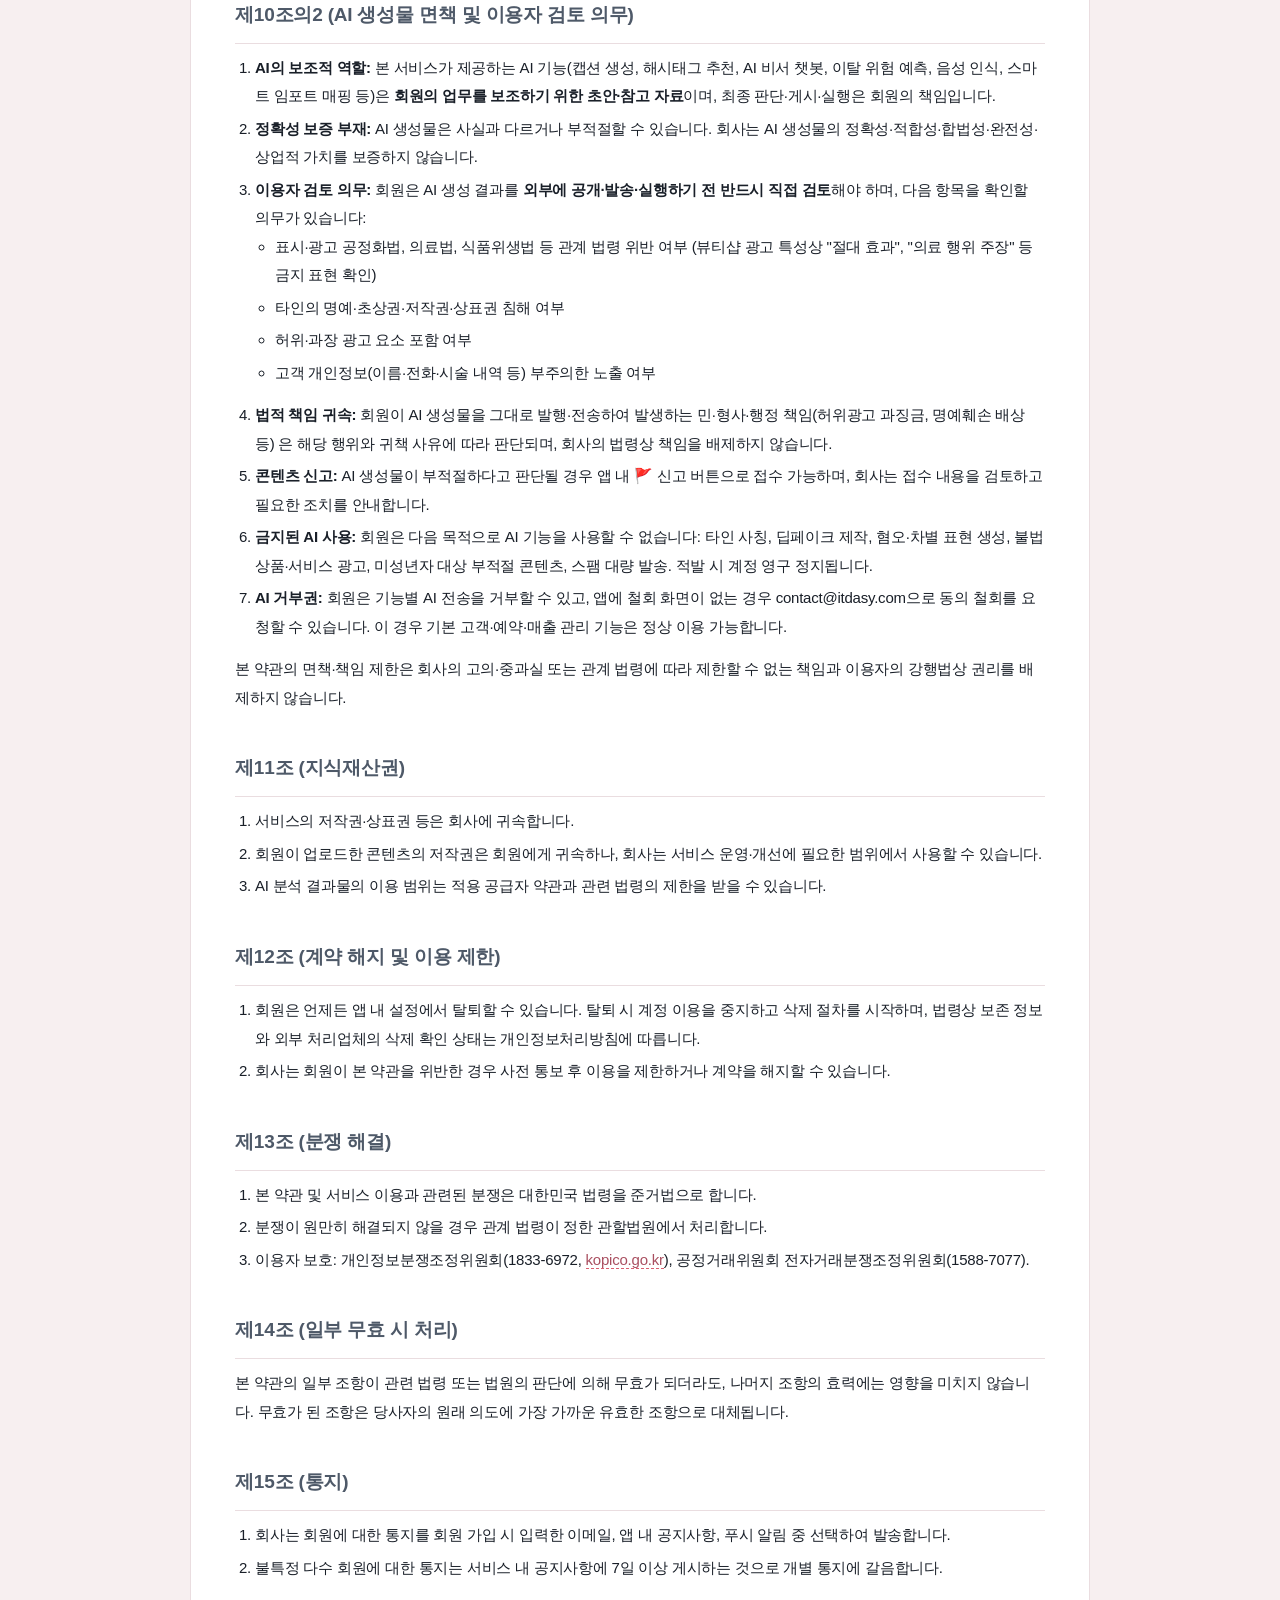
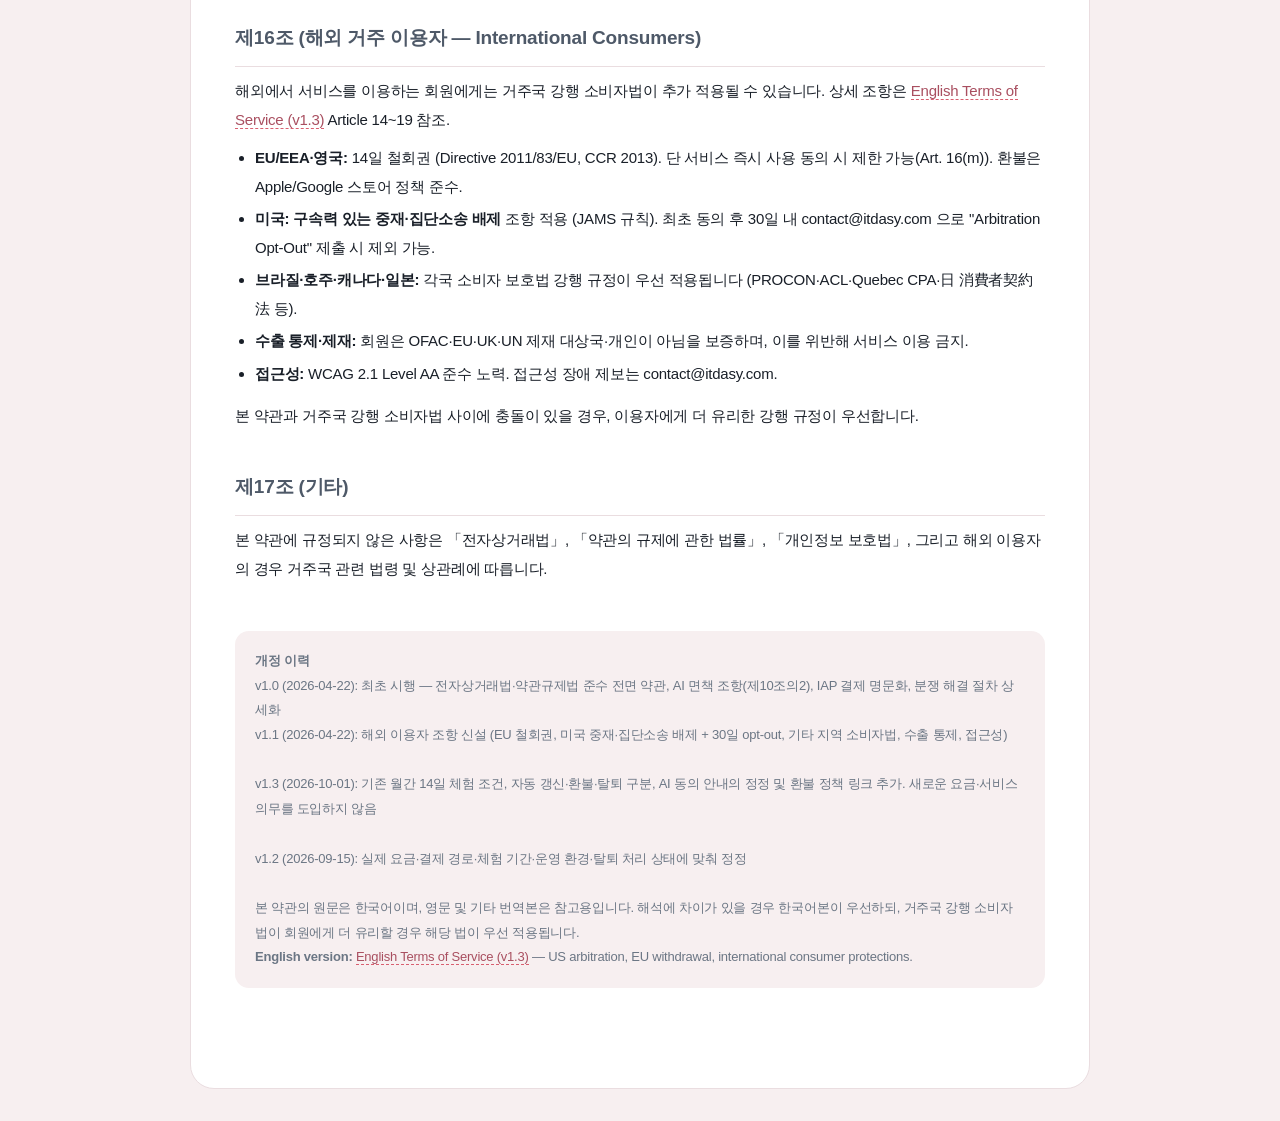
<file: terms.html>
<!DOCTYPE html>
<html lang="ko">
<head>
  <meta charset="UTF-8" />
  <meta name="viewport" content="width=device-width, initial-scale=1, maximum-scale=5" />
  <title>잇데이 이용약관 | 와이투두(Y2do)</title>
  <meta name="description" content="잇데이(Itdasy) 서비스 이용약관 — 전자상거래법 · 약관규제법 준수" />
  <link rel="canonical" href="https://itdasy.com/terms.html" />
  <style>
    * { box-sizing: border-box; }
    body { margin: 0; font-family: -apple-system, BlinkMacSystemFont, "Pretendard", "Noto Sans KR", sans-serif; color: #222; background: #fafafa; line-height: 1.75; font-size: 15px; }
    .wrap { max-width: 820px; margin: 0 auto; padding: 48px 24px 120px; background: #fff; }
    h1 { font-size: 28px; font-weight: 900; margin: 0 0 6px; letter-spacing: -0.02em; }
    .sub { font-size: 13px; color: #888; margin-bottom: 32px; }
    .meta { padding: 14px 16px; background: #f4f4f4; border-radius: 10px; font-size: 13px; margin-bottom: 28px; color: #555; }
    h2 { font-size: 18px; font-weight: 800; margin: 36px 0 10px; padding-bottom: 6px; border-bottom: 2px solid #F18091; letter-spacing: -0.01em; }
    h3 { font-size: 15px; font-weight: 800; margin: 20px 0 6px; color: #333; }
    p { margin: 0 0 10px; }
    ul, ol { padding-left: 20px; margin: 0 0 14px; }
    li { margin-bottom: 4px; }
    a { color: #D95F70; text-decoration: none; border-bottom: 1px dashed #D95F70; }
    .back { display: inline-block; margin-bottom: 18px; font-size: 13px; color: #888; }
    body { overflow-wrap: anywhere; }
    table { table-layout: fixed; }
    th, td { overflow-wrap: anywhere; }
    :focus-visible { outline: 3px solid #a52f42; outline-offset: 4px; }
  </style>
<link rel="stylesheet" href="policy-design.css?v=20261002-brand-screens">
</head>
<body>
  <div class="wrap">
    <a href="./" class="back">← 홈으로</a>
    <nav aria-label="정책 안내"><a href="refund.html">구독 취소·환불</a> · <a href="privacy.html">개인정보처리방침</a> · <a href="terms.html">이용약관</a> · <a href="terms-en.html" lang="en">English</a></nav>
    <h1>잇데이 서비스 이용약관</h1>
    <div class="sub">Terms of Service · 와이투두(Y2do)</div>

    <div class="meta">
      <strong>시행일:</strong> 2026년 4월 22일<br>
      <strong>최종 개정일:</strong> 2026년 10월 1일<br>
      <strong>운영사:</strong> 와이투두(Y2do) · 사업자등록번호 179-36-01681 · 대표 강연준<br>
      <strong>문의:</strong> contact@itdasy.com
    </div>

    <h2>제1조 (목적)</h2>
    <p>본 약관은 와이투두(이하 "회사")가 제공하는 잇데이(Itdasy, 이하 "서비스")의 이용 조건 및 절차, 회원과 회사 간 권리·의무·책임 사항을 규정함을 목적으로 합니다.</p>

    <h2>제2조 (정의)</h2>
    <ol>
      <li>"서비스": 뷰티샵 사장님이 고객·예약·매출·SNS 등을 AI 도우미로 관리하는 앱 · 웹 플랫폼.</li>
      <li>"회원": 본 약관에 동의하고 회사와 이용 계약을 체결한 자.</li>
      <li>"유료 서비스": 구독료를 지급하고 이용하는 프리미엄 기능.</li>
      <li>"콘텐츠": 회원이 서비스에 업로드·입력한 모든 자료(사진·글·고객 정보·매출 기록 등).</li>
    </ol>

    <h2>제3조 (약관의 게시 및 개정)</h2>
    <ol>
      <li>회사는 본 약관을 서비스 초기화면(로그인 전) 또는 웹사이트에 게시합니다.</li>
      <li>회사는 관련 법령을 위배하지 않는 범위에서 약관을 개정할 수 있으며, 개정 시 시행 7일 전까지 공지합니다.</li>
      <li>중요한 내용(유료 전환, 권리 제한 등) 변경은 시행 30일 전 공지하며 회원이 거부할 경우 탈퇴할 권리가 있습니다.</li>
    </ol>

    <h2>제4조 (이용 계약의 성립)</h2>
    <ol>
      <li>이용 계약은 회원이 약관에 동의하고 가입 신청 → 회사가 승낙함으로써 성립합니다.</li>
      <li>회사는 다음 경우 승낙을 거절 또는 취소할 수 있습니다: 타인 정보 도용, 사회 질서 위배 목적, 이전 탈퇴·제재 이력.</li>
      <li>만 14세 미만은 서비스를 이용할 수 없습니다.</li>
    </ol>

    <h2>제5조 (개인정보 보호)</h2>
    <p>개인정보 수집·이용·처리는 별도의 <a href="https://itdasy.com/privacy.html">개인정보처리방침</a>에 따릅니다. 외부 AI로 글·사진을 보내는 기능은 기능별 안내와 동의를 거쳐 사용합니다. 처리업체별 전송 항목·보관 기간·학습 조건과 장애 시 대체 경로는 <a href="privacy.html#ai-providers">외부 AI 처리 안내</a>를 확인해 주세요. AI 사용 동의는 회원가입 필수 약관과 구분합니다.</p>

    <h2>제6조 (서비스 제공)</h2>
    <ol>
      <li>회사는 연중무휴 24시간 서비스 제공을 원칙으로 하나, 시스템 점검·장애 등 불가피한 사유가 있을 경우 일시 중단할 수 있습니다.</li>
      <li>회사는 일부 기능을 유료(구독)로 전환하거나 한도를 둘 수 있으며, 이 경우 사전 공지합니다.</li>
      <li>회원가입과 무료 이용 범위는 스토어 구독 체험과 별개입니다. Apple·Google의 월간 앱 구독은 스토어 계정별 자격과 구매 화면에 따라 14일 무료 체험이 제공될 수 있으며, 취소하지 않으면 체험 종료 후 월간 요금이 자동 청구됩니다. 연간 구독은 무료 체험 없이 즉시 결제되고, 현재 웹에서는 유료 구독을 구매할 수 없습니다.</li>
    </ol>

    <h2>제7조 (유료 서비스 및 결제)</h2>
    <ol>
      <li>유료 구독은 Apple App Store, Google Play Billing 또는 웹 결제창을 통해 이루어집니다. 실제 결제 수단·가격·체험 여부는 구매 직전 화면에 표시합니다.</li>
      <li>구독 플랜은 다음과 같습니다:
        <ul>
          <li><strong>Free:</strong> 기본 기능 (고객·예약·매출 관리, 제한된 AI 캡션·누끼)</li>
          <li><strong>Pro 월간</strong> (월 9,900원): 구매 화면에 표시된 한도 내 AI·사진 편집·자동화 기능</li>
          <li><strong>Pro 연간</strong> (연 99,000원): 12개월 이용</li>
        </ul>
      </li>
      <li>요금은 구독 시작 시점에 선불 청구되며, 해지하지 않을 경우 선택한 월간 또는 연간 주기로 자동 갱신됩니다.</li>
      <li>Apple·Google 결제는 해당 스토어의 구독 메뉴에서, 웹 결제는 앱의 플랜 화면에서 해지할 수 있습니다. 해지 후에도 이미 결제한 기간까지 이용할 수 있습니다.</li>
      <li>Apple·Google 결제 환불은 해당 스토어 정책을 따릅니다. 웹 결제 환불 문의는 contact@itdasy.com 으로 접수합니다.</li>
      <li>가격 변경 시 다음 결제 주기 30일 전에 앱 내 공지 + 이메일로 사전 통지하며, 회원이 거부할 경우 구독 해지 가능합니다.</li>
    </ol>

    <h2>제8조 (청약 철회 및 환불)</h2>
    <ol>
      <li>「전자상거래법」 제17조에 따라 계약 내용에 관한 서면을 받은 날 또는 재화·서비스 공급이 시작된 날 등 법령이 정한 기산일로부터 7일 이내 청약철회를 요청할 수 있습니다. 디지털 콘텐츠의 공급 개시로 철회가 제한되는 경우에도 사전 고지·동의 등 법정 요건을 충족해야 하며, 가분적 콘텐츠의 미제공 부분 등 관계 법령이 보장하는 권리를 제한하지 않습니다.</li>
      <li>구독 취소는 다음 자동 갱신을 중단하는 절차이며, 이미 결제된 금액의 환불 신청과 별개입니다. Apple·Google 환불은 결제한 스토어에 요청하고, 웹 결제는 contact@itdasy.com으로 요청합니다. 회사 귀책 사유·계약과 다른 공급 등은 관계 법령과 결제 경로에 따라 처리합니다. 자세한 절차는 <a href="refund.html">구독 취소·환불 정책</a>을 참조하세요.</li>
      <li>Apple 체험 구독은 종료 최소 24시간 전, Google Play 체험은 종료 전에 해당 계정에서 취소해 주세요. 취소 후 이용 가능 기간은 스토어의 만료일을 따릅니다. 앱 삭제·회원 탈퇴만으로 스토어 구독이 취소되지 않습니다.</li>
    </ol>

    <h2>제9조 (회원의 의무)</h2>
    <ol>
      <li>회원은 타인의 권리를 침해하지 않고 관계 법령을 준수해야 합니다.</li>
      <li>회원이 입력하는 "고객 정보"는 원장님 본인의 개인정보처리자 지위에서 제3자(고객) 동의를 받아 입력해야 합니다. 회사는 수탁자로서 관계 법령에 따른 보호 의무를 이행합니다.</li>
      <li>회원은 계정 정보(비밀번호·생체 인증) 보안에 책임을 지며, 유출 시 즉시 회사에 통지해야 합니다.</li>
      <li>회원이 AI 가 생성한 콘텐츠를 최종 검토·발행할 책임이 있으며, 생성물이 명예훼손·부당광고 등에 해당할 경우 회원이 법적 책임을 집니다.</li>
    </ol>

    <h2>제10조 (회사의 의무 및 면책)</h2>
    <ol>
      <li>회사는 관련 법령·본 약관을 준수하며 안정적 서비스 제공에 최선을 다합니다.</li>
      <li>회사는 다음 사유로 인한 서비스 중단·손해에 대해 책임을 지지 않습니다:
        <ul>
          <li>천재지변, 전쟁, 테러, 파업 등 불가항력</li>
          <li>통신사·클라우드 사업자(Google Cloud, Supabase, Cloudflare) 장애</li>
          <li>외부 AI API(Google Gemini 등) 장애·정책 변경</li>
          <li>Apple App Store / Google Play 정책 변경으로 인한 기능 제한</li>
          <li>회원의 귀책 사유(비밀번호 관리 소홀, 약관 위반)</li>
          <li>회원의 디바이스·OS·브라우저 호환성 문제</li>
        </ul>
      </li>
      <li>회원 간 거래, 회원이 올린 콘텐츠에 관한 분쟁은 해당 당사자가 책임집니다.</li>
      <li>무료 서비스 구간에서는 회사의 고의·중과실이 없는 한 손해배상 책임이 없습니다.</li>
      <li>유료 서비스의 경우 회사의 배상 책임은 회원이 직전 3개월간 지급한 이용료 총액을 한도로 합니다(회사의 고의·중과실은 제외).</li>
    </ol>

    <h2>제10조의2 (AI 생성물 면책 및 이용자 검토 의무)</h2>
    <ol>
      <li><strong>AI의 보조적 역할:</strong> 본 서비스가 제공하는 AI 기능(캡션 생성, 해시태그 추천, AI 비서 챗봇, 이탈 위험 예측, 음성 인식, 스마트 임포트 매핑 등)은 <strong>회원의 업무를 보조하기 위한 초안·참고 자료</strong>이며, 최종 판단·게시·실행은 회원의 책임입니다.</li>
      <li><strong>정확성 보증 부재:</strong> AI 생성물은 사실과 다르거나 부적절할 수 있습니다. 회사는 AI 생성물의 정확성·적합성·합법성·완전성·상업적 가치를 보증하지 않습니다.</li>
      <li><strong>이용자 검토 의무:</strong> 회원은 AI 생성 결과를 <strong>외부에 공개·발송·실행하기 전 반드시 직접 검토</strong>해야 하며, 다음 항목을 확인할 의무가 있습니다:
        <ul>
          <li>표시·광고 공정화법, 의료법, 식품위생법 등 관계 법령 위반 여부 (뷰티샵 광고 특성상 "절대 효과", "의료 행위 주장" 등 금지 표현 확인)</li>
          <li>타인의 명예·초상권·저작권·상표권 침해 여부</li>
          <li>허위·과장 광고 요소 포함 여부</li>
          <li>고객 개인정보(이름·전화·시술 내역 등) 부주의한 노출 여부</li>
        </ul>
      </li>
      <li><strong>법적 책임 귀속:</strong> 회원이 AI 생성물을 그대로 발행·전송하여 발생하는 민·형사·행정 책임(허위광고 과징금, 명예훼손 배상 등) 은 해당 행위와 귀책 사유에 따라 판단되며, 회사의 법령상 책임을 배제하지 않습니다.</li>
      <li><strong>콘텐츠 신고:</strong> AI 생성물이 부적절하다고 판단될 경우 앱 내 🚩 신고 버튼으로 접수 가능하며, 회사는 접수 내용을 검토하고 필요한 조치를 안내합니다.</li>
      <li><strong>금지된 AI 사용:</strong> 회원은 다음 목적으로 AI 기능을 사용할 수 없습니다: 타인 사칭, 딥페이크 제작, 혐오·차별 표현 생성, 불법 상품·서비스 광고, 미성년자 대상 부적절 콘텐츠, 스팸 대량 발송. 적발 시 계정 영구 정지됩니다.</li>
      <li><strong>AI 거부권:</strong> 회원은 기능별 AI 전송을 거부할 수 있고, 앱에 철회 화면이 없는 경우 contact@itdasy.com으로 동의 철회를 요청할 수 있습니다. 이 경우 기본 고객·예약·매출 관리 기능은 정상 이용 가능합니다.</li>
    </ol>

    <p>본 약관의 면책·책임 제한은 회사의 고의·중과실 또는 관계 법령에 따라 제한할 수 없는 책임과 이용자의 강행법상 권리를 배제하지 않습니다.</p>

    <h2>제11조 (지식재산권)</h2>
    <ol>
      <li>서비스의 저작권·상표권 등은 회사에 귀속합니다.</li>
      <li>회원이 업로드한 콘텐츠의 저작권은 회원에게 귀속하나, 회사는 서비스 운영·개선에 필요한 범위에서 사용할 수 있습니다.</li>
      <li>AI 분석 결과물의 이용 범위는 적용 공급자 약관과 관련 법령의 제한을 받을 수 있습니다.</li>
    </ol>

    <h2>제12조 (계약 해지 및 이용 제한)</h2>
    <ol>
      <li>회원은 언제든 앱 내 설정에서 탈퇴할 수 있습니다. 탈퇴 시 계정 이용을 중지하고 삭제 절차를 시작하며, 법령상 보존 정보와 외부 처리업체의 삭제 확인 상태는 개인정보처리방침에 따릅니다.</li>
      <li>회사는 회원이 본 약관을 위반한 경우 사전 통보 후 이용을 제한하거나 계약을 해지할 수 있습니다.</li>
    </ol>

    <h2>제13조 (분쟁 해결)</h2>
    <ol>
      <li>본 약관 및 서비스 이용과 관련된 분쟁은 대한민국 법령을 준거법으로 합니다.</li>
      <li>분쟁이 원만히 해결되지 않을 경우 관계 법령이 정한 관할법원에서 처리합니다.</li>
      <li>이용자 보호: 개인정보분쟁조정위원회(1833-6972, <a href="https://www.kopico.go.kr" target="_blank" rel="noopener">kopico.go.kr</a>), 공정거래위원회 전자거래분쟁조정위원회(1588-7077).</li>
    </ol>

    <h2>제14조 (일부 무효 시 처리)</h2>
    <p>본 약관의 일부 조항이 관련 법령 또는 법원의 판단에 의해 무효가 되더라도, 나머지 조항의 효력에는 영향을 미치지 않습니다. 무효가 된 조항은 당사자의 원래 의도에 가장 가까운 유효한 조항으로 대체됩니다.</p>

    <h2>제15조 (통지)</h2>
    <ol>
      <li>회사는 회원에 대한 통지를 회원 가입 시 입력한 이메일, 앱 내 공지사항, 푸시 알림 중 선택하여 발송합니다.</li>
      <li>불특정 다수 회원에 대한 통지는 서비스 내 공지사항에 7일 이상 게시하는 것으로 개별 통지에 갈음합니다.</li>
    </ol>

    <h2>제16조 (해외 거주 이용자 — International Consumers)</h2>
    <p>
      해외에서 서비스를 이용하는 회원에게는 거주국 강행 소비자법이 추가 적용될 수 있습니다. 상세 조항은
      <a href="terms-en.html">English Terms of Service (v1.3)</a> Article 14~19 참조.
    </p>
    <ul>
      <li><strong>EU/EEA·영국:</strong> 14일 철회권 (Directive 2011/83/EU, CCR 2013). 단 서비스 즉시 사용 동의 시 제한 가능(Art. 16(m)). 환불은 Apple/Google 스토어 정책 준수.</li>
      <li><strong>미국:</strong> <strong>구속력 있는 중재·집단소송 배제</strong> 조항 적용 (JAMS 규칙). 최초 동의 후 30일 내 contact@itdasy.com 으로 "Arbitration Opt-Out" 제출 시 제외 가능.</li>
      <li><strong>브라질·호주·캐나다·일본:</strong> 각국 소비자 보호법 강행 규정이 우선 적용됩니다 (PROCON·ACL·Quebec CPA·日 消費者契約法 등).</li>
      <li><strong>수출 통제·제재:</strong> 회원은 OFAC·EU·UK·UN 제재 대상국·개인이 아님을 보증하며, 이를 위반해 서비스 이용 금지.</li>
      <li><strong>접근성:</strong> WCAG 2.1 Level AA 준수 노력. 접근성 장애 제보는 contact@itdasy.com.</li>
    </ul>
    <p>
      본 약관과 거주국 강행 소비자법 사이에 충돌이 있을 경우, 이용자에게 더 유리한 강행 규정이 우선합니다.
    </p>

    <h2>제17조 (기타)</h2>
    <p>본 약관에 규정되지 않은 사항은 「전자상거래법」, 「약관의 규제에 관한 법률」, 「개인정보 보호법」, 그리고 해외 이용자의 경우 거주국 관련 법령 및 상관례에 따릅니다.</p>

    <div class="meta" style="margin-top:48px;">
      <strong>개정 이력</strong><br>
      v1.0 (2026-04-22): 최초 시행 — 전자상거래법·약관규제법 준수 전면 약관, AI 면책 조항(제10조의2), IAP 결제 명문화, 분쟁 해결 절차 상세화<br>
      v1.1 (2026-04-22): 해외 이용자 조항 신설 (EU 철회권, 미국 중재·집단소송 배제 + 30일 opt-out, 기타 지역 소비자법, 수출 통제, 접근성)<br><br>
      v1.3 (2026-10-01): 기존 월간 14일 체험 조건, 자동 갱신·환불·탈퇴 구분, AI 동의 안내의 정정 및 환불 정책 링크 추가. 새로운 요금·서비스 의무를 도입하지 않음<br><br>
      v1.2 (2026-09-15): 실제 요금·결제 경로·체험 기간·운영 환경·탈퇴 처리 상태에 맞춰 정정<br><br>
      본 약관의 원문은 한국어이며, 영문 및 기타 번역본은 참고용입니다. 해석에 차이가 있을 경우 한국어본이 우선하되, 거주국 강행 소비자법이 회원에게 더 유리할 경우 해당 법이 우선 적용됩니다.<br>
      <strong>English version:</strong> <a href="terms-en.html">English Terms of Service (v1.3)</a> — US arbitration, EU withdrawal, international consumer protections.
    </div>
  </div>
</body>
</html>
</file>
<file: design.css>
/* Colors match the app's css/tokens.css. */
:root{--brand:#D58A95;--brand-strong:#BC6675;--brand-bg:#F7EFF0;--text:#191F28;--text2:#4E5968;--text3:#6B7684;--surface:#fff;--border:#E8ECF1}
*,:before,:after{box-sizing:border-box}*{margin:0;padding:0}
html{scroll-behavior:smooth}body{font-family:-apple-system,BlinkMacSystemFont,'Apple SD Gothic Neo','Noto Sans KR',sans-serif;color:var(--text);background:#fff;letter-spacing:-.025em;word-break:keep-all}button,input{font:inherit}a,button{touch-action:manipulation}button{cursor:pointer}a{color:inherit;text-underline-offset:4px}button:focus-visible,a:focus-visible,[tabindex]:focus-visible{outline:3px solid var(--text);outline-offset:4px}svg{fill:none;stroke:currentColor;stroke-width:1.6;stroke-linecap:round;stroke-linejoin:round}
.container{max-width:1160px;margin:auto;padding:0 32px}.skip-link{position:fixed;top:-100px;left:16px;background:#fff;padding:14px;z-index:200}.skip-link:focus{top:10px}section,#services{scroll-margin-top:88px}
.navbar{position:sticky;top:0;z-index:20;background:#ffffffef;border-bottom:1px solid var(--border);backdrop-filter:blur(12px)}.navbar-inner{max-width:1160px;margin:auto;padding:0 32px;height:76px;display:flex;align-items:center;gap:24px}.navbar-logo{text-decoration:none;font-size:24px;font-weight:850;display:flex;gap:10px;align-items:center;white-space:nowrap}.brand-wordmark{font-size:11px;letter-spacing:.04em;color:var(--brand-strong)}.nav-links{display:flex;gap:28px;margin-left:auto}.nav-links a{font-size:13px;font-weight:600;text-decoration:none;padding:14px 0}.btn-nav{text-decoration:none;font-size:12px;font-weight:750;display:inline-flex;align-items:center;padding:0 16px;height:42px;border-radius:10px;background:var(--brand);color:var(--text);white-space:nowrap}.lang-switcher{position:relative}.lang-btn{display:flex;align-items:center;gap:5px;height:44px;border:0;background:transparent;font-size:12px;color:var(--text2)}.lang-dropdown{display:none;position:absolute;right:0;top:50px;width:140px;background:white;border:1px solid var(--border);border-radius:12px;padding:6px;box-shadow:0 12px 30px #191f2814}.lang-switcher.open .lang-dropdown{display:block}.lang-option{display:block;border:0;border-radius:7px;background:white;width:100%;text-align:left;padding:12px;font-size:13px}.lang-option.active,.lang-option:hover{background:var(--brand-bg)}
/* Product layout: neutral canvas, generous type, actual app screen. */
#hero { background: #fff; padding: 42px 0 24px; }
.hero-inner { display: grid; grid-template-columns: minmax(0, 1fr) minmax(0, 420px); gap: 104px; align-items: start; }
.hero-content { min-width: 0; padding-top: 32px; }
.hero-badge { color: var(--text2); font-size: 13px; font-weight: 600; margin-bottom: 20px; }
.hero-title { font-size: clamp(38px, 4vw, 52px); line-height: 1.3; font-weight: 750; letter-spacing: -.04em; }
.hero-title span { color: var(--brand-strong); white-space: nowrap; }
.hero-desc { color: var(--text2); font-size: 16px; line-height: 1.9; margin: 20px 0 28px; }
.hero-actions { display: flex; align-items: center; gap: 24px; }
.btn-hero { display: inline-flex; align-items: center; justify-content: center; gap: 20px; background: var(--text); color: #fff; min-height: 48px; padding: 12px 24px; border-radius: 8px; text-decoration: none; font-size: 14px; font-weight: 650; }
.hero-secondary { font-size: 13px; font-weight: 550; color: var(--text2); padding: 12px 0; }
.feature-picker { margin-top: 44px; }
.picker-label { color: var(--text3); font-size: 12px; margin-bottom: 12px; }
.feature-tabs { display: grid; grid-template-columns: repeat(4, minmax(0, 1fr)); column-gap: 16px; row-gap: 4px; }
.feature-tab { position: relative; color: var(--text2); border: 0; border-bottom: 2px solid transparent; background: transparent; min-height: 48px; padding: 12px 0; font-size: 13px; font-weight: 550; line-height: 1.4; white-space: normal; text-align: left; }
.feature-tab svg { display: none; }
.feature-tab:hover { color: var(--text); }
.feature-tab[aria-selected=true] { color: var(--text); border-bottom-color: var(--brand-strong); font-weight: 750; }
.feature-stage { padding: 0; background: transparent; border: 0; border-radius: 0; box-shadow: none; min-width: 0; }
.stage-heading { display: flex; justify-content: space-between; gap: 16px; align-items: center; }
.stage-eyebrow { display: none; }
.stage-heading h2 { font-size: 21px; line-height: 1.5; font-weight: 700; letter-spacing: -.035em; }
.stage-heading button { width: 44px; height: 44px; flex-shrink: 0; color: var(--text2); background: none; border: 0; font-size: 24px; }
.feature-desc { font-size: 13px; line-height: 1.8; color: var(--text2); min-height: 47px; margin: 8px 0 10px; }
.availability { color: var(--text3); font-size: 10px; line-height: 1.6; margin-bottom: 16px; }
.stage-media { display: flex; justify-content: center; background: transparent; border-radius: 0; padding: 0; }
.screen-button { display: block; width: 320px; max-width: 100%; height: auto; aspect-ratio: 780 / 1688; border: 1px solid #E8ECF1; border-radius: 16px; overflow: hidden; padding: 0; background: #fff; box-shadow: 0 16px 44px #191f280b; }
.screen-button img { display: block; width: 100%; height: auto; object-fit: contain; }
.stage-bottom { text-align: center; font-size: 11px; color: var(--text3); margin-top: 16px; }
.capture-note { font-size: 10px; color: var(--text3); line-height: 1.8; text-align: right; margin-top: 24px; }
.workflow{padding:28px 0;border-bottom:1px solid var(--border)}.workflow-inner{display:flex;align-items:center;justify-content:space-between;gap:32px}.workflow h2{font-size:20px;letter-spacing:-.04em}.workflow p{font-size:12px;line-height:1.9;color:var(--text2)}.section-label{font-size:10px;text-transform:uppercase;letter-spacing:.12em;color:var(--text3);display:block;margin-bottom:10px}.section-title{font-size:30px;font-weight:800;letter-spacing:-.045em;line-height:1.4}.section-sub{font-size:13px;line-height:1.9;color:var(--text2);max-width:680px;margin:10px auto 0}
#pricing{padding:64px 0;background:#fff}.pricing-header{text-align:center;margin-bottom:36px}.pricing-grid{display:grid;grid-template-columns:repeat(3,minmax(0,1fr));gap:16px}.pricing-card{border:1px solid var(--border);border-radius:12px;padding:28px 24px;display:flex;flex-direction:column;position:relative;background:#fff}.pricing-card.featured{border:1px solid var(--brand-strong);background:#fff}.pricing-popular{position:absolute;top:-13px;right:20px;background:var(--brand-bg);padding:6px 12px;border-radius:50px;font-size:10px;font-weight:750}.pricing-tier{font-size:12px;font-weight:750;margin-bottom:16px}.pricing-price{display:flex;align-items:baseline;gap:5px}.pricing-amount{font-size:35px;font-weight:800;letter-spacing:-.05em}.pricing-period{font-size:12px;color:var(--text3)}.pricing-desc{font-size:12px;color:var(--text2);line-height:1.8;min-height:44px;margin:10px 0 18px}.pricing-divider{height:1px;background:var(--border);margin-bottom:20px}.pricing-features{list-style:none;display:grid;gap:10px;margin-bottom:24px}.pricing-features li{font-size:12px;line-height:1.7;display:flex;gap:8px}.pricing-features li:before{content:'✓';color:var(--text2)}.pricing-features li.disabled{color:var(--text3)}.btn-pricing{display:flex;align-items:center;justify-content:center;text-align:center;min-height:46px;margin-top:auto;border-radius:10px;padding:10px;text-decoration:none;font-weight:700;font-size:12px}.btn-pricing.primary{background:var(--brand);color:var(--text)}.btn-pricing.outline{background:#fff;border:1px solid var(--border);color:var(--text)}.pricing-note{font-size:11px;color:var(--text3);line-height:1.8;text-align:center;max-width:850px;margin:24px auto 0}
#faq{padding:48px 0 64px;background:#F7F8FA}.faq-header{text-align:center;margin-bottom:26px}.faq-list{max-width:800px;margin:auto}.faq-item{border-bottom:1px solid #191f2810}.faq-q{background:transparent;border:0;display:flex;align-items:center;justify-content:space-between;gap:18px;color:var(--text);text-align:left;font-size:14px;font-weight:650;padding:20px 0;width:100%;line-height:1.7}.faq-icon{font-size:20px;flex-shrink:0;font-weight:400}.faq-a{display:none;color:var(--text2);font-size:13px;line-height:1.85;padding-bottom:22px}.faq-item.open .faq-a{display:block}.faq-item.open .faq-icon{transform:rotate(45deg)}
#cta{background:var(--brand-bg);padding:40px 0}.cta-inner{display:flex;align-items:center;justify-content:space-between;gap:24px}.cta-inner h2{font-size:30px;line-height:1.4}.cta-inner p{font-size:12px;color:var(--text2);margin-top:10px}footer{background:#191F28;color:#e8ecf1;padding:32px 24px;text-align:center}.footer-logo{font-size:20px;font-weight:800;margin-bottom:14px}.footer-logo span{font-size:11px;color:var(--brand);margin-left:8px}.footer-links{display:flex;justify-content:center;flex-wrap:wrap;gap:0 18px}.footer-links a{min-height:44px;display:flex;align-items:center;font-size:12px;color:#e8ecf1;text-decoration:none}.footer-biz{padding:20px 0;margin:18px auto;max-width:850px;border-top:1px solid #ffffff24;border-bottom:1px solid #ffffff24}.footer-biz-title{font-size:11px;margin-bottom:9px}.footer-biz-row{font-size:11px;line-height:1.9;color:#c3c8d1}.footer-biz-row b{font-weight:600;margin-right:8px}.footer-biz-row a{display:inline-flex;align-items:center;min-height:44px}.footer-copy{font-size:10px;color:#c3c8d1}
.preview-modal-overlay{display:none;position:fixed;inset:0;z-index:100;background:#191f28c9;align-items:center;justify-content:center;padding:20px}.preview-modal-overlay.open{display:flex}.preview-modal{width:440px;max-width:100%;max-height:90dvh;border-radius:20px;background:#fff;overflow:hidden;display:flex;flex-direction:column}.preview-modal-header{display:flex;justify-content:space-between;align-items:center;padding:14px 18px;border-bottom:1px solid var(--border);gap:12px}.preview-modal-title{font-size:16px;font-weight:750}.preview-modal-close{height:44px;width:44px;border:0;background:var(--brand-bg);border-radius:10px;color:var(--text);font-size:18px}.preview-modal-body{overflow:auto;padding:18px;overscroll-behavior:contain}.preview-description{font-size:11px;line-height:1.8;color:var(--text2);margin-bottom:14px}.preview-capture{display:block;max-width:100%;width:100%;height:auto;border:1px solid var(--border);border-radius:10px}
@media (min-width: 1600px) {
  .hero-inner { grid-template-columns: minmax(0, 1fr) 440px; }
  .screen-button { width: 340px; }
}
@media (max-width: 1000px) {
  .hero-inner { gap: 40px; grid-template-columns: minmax(0, 1fr) 340px; }
  .hero-title { font-size: 39px; }
  .hero-desc { font-size: 14px; }
  .feature-tabs { column-gap: 12px; }
  .feature-tab { font-size: 11px; }
  .screen-button { width: 280px; }
}
@media (max-width: 740px) {
  .container { padding: 0 24px; }
  .navbar-inner { height: 64px; padding: 0 24px; gap: 12px; }
  .navbar-logo { font-size: 22px; }
  .brand-wordmark { display: none; }
  .nav-links { display: none; }
  .lang-switcher { margin-left: auto; }
  .btn-nav { display: inline-flex; height: 40px; padding: 0 12px; font-size: 11px; background: var(--brand-bg); }
  .hero-actions { display: none; }
  #hero { padding: 32px 0 24px; }
  .hero-inner { grid-template-columns: 1fr; gap: 28px; align-items: start; }
  .hero-content { padding-top: 0; }
  .hero-badge { display: none; }
  .hero-title { font-size: 32px; line-height: 1.35; }
  .hero-desc { font-size: 14px; line-height: 1.8; margin: 12px 0 0; }
  .hero-actions { gap: 22px; }
  .btn-hero { min-height: 46px; padding: 10px 20px; font-size: 13px; }
  .hero-secondary { font-size: 12px; }
  .feature-picker { margin-top: 24px; }
  .picker-label { font-size: 11px; margin-bottom: 8px; }
  .feature-tabs { column-gap: 10px; row-gap: 0; }
  .feature-tab { font-size: 12px; min-height: 44px; padding: 10px 0; text-align: center; }
  .feature-stage { display: flex; flex-direction: column; }
  .stage-heading { order: 0; }
  .availability { order: 1; }
  .stage-media { order: 2; }
  .feature-desc { order: 3; margin-top: 18px; }
  .stage-bottom { order: 4; }
  .stage-heading h2 { font-size: 22px; }
  .feature-desc { font-size: 13px; line-height: 1.8; min-height: 47px; margin: 6px 0 10px; }
  .availability { font-size: 10px; margin-bottom: 16px; }
  .screen-button { width: 100%; border-radius: 12px; box-shadow: none; }
  .capture-note { text-align: left; font-size: 10px; margin-top: 20px; }
  .workflow { padding: 28px 0; }
  .workflow-inner { display: block; }
  .workflow h2 { font-size: 20px; margin-bottom: 12px; }
  .workflow p { font-size: 12px; }
  .section-title { font-size: 26px; }
  .section-sub { font-size: 13px; }
  #pricing { padding: 48px 0; }
  .pricing-header { margin-bottom: 32px; }
  .pricing-grid { grid-template-columns: 1fr; gap: 16px; }
  .pricing-card { padding: 24px; }
  .pricing-card.featured { order: -1; }
  .pricing-desc { min-height: 0; }
  .pricing-features { gap: 8px; }
  .pricing-amount { font-size: 34px; }
  .pricing-note { text-align: left; }
  #faq { padding: 40px 0 48px; }
  .faq-q { font-size: 14px; }
  .faq-a { font-size: 13px; }
  .cta-inner { align-items: flex-start; }
  .cta-inner h2 { font-size: 24px; }
  .cta-inner p { font-size: 11px; }
  .cta-inner .btn-hero { flex-shrink: 0; margin-top: 10px; }
  .footer-links { gap: 0 16px; }
  .footer-links a { font-size: 11px; }
  footer { padding: 32px 24px; }
  .preview-modal-overlay { padding: 12px; }
  .preview-modal { max-height: 94dvh; }
}
@media (max-width: 350px) {
  .container, .navbar-inner { padding-left: 20px; padding-right: 20px; }
  .hero-title { font-size: 29px; }
  .hero-desc { font-size: 13px; }
  .feature-tabs { column-gap: 4px; }
  .feature-tab { font-size: 11px; }
  .stage-heading h2 { font-size: 20px; }
  .cta-inner { display: block; }
}
@media (prefers-reduced-motion: reduce) {
  html { scroll-behavior: auto; }
  * { transition: none !important; animation: none !important; }
}
</file>
<file: policy-design.css>
/* Shared reading layout for the public policies. */
body { background: #f7eff0; color: #191f28; font-family: -apple-system, BlinkMacSystemFont, 'Apple SD Gothic Neo', 'Noto Sans KR', sans-serif; line-height: 1.9; letter-spacing: -.015em; }
.wrap, main { max-width: 900px; margin: 32px auto; padding: 38px 44px 72px; background: #fff; border: 1px solid #eadde0; border-radius: 24px; }
h1 { font-size: clamp(25px, 4vw, 32px); font-weight: 750; line-height: 1.5; color: #4e5968; margin-top: 24px; }
h2 { font-size: 19px; color: #4e5968; border-bottom: 1px solid #eadde0; padding-bottom: 10px; margin-top: 38px; }
h3 { color: #6b7684; font-size: 15px; }
.sub, .muted { color: #6b7684; }
.meta { background: #f7eff0; color: #6b7684; border-radius: 14px; line-height: 1.9; padding: 18px 20px; }
a { color: #6b7684; text-underline-offset: 4px; }
nav { display: flex; gap: 8px 14px; flex-wrap: wrap; font-size: 12px; line-height: 1.8; color: #d58a95; margin-bottom: 28px; }
nav a { padding: 4px 0; }
.back { color: #6b7684; font-size: 12px; margin-bottom: 12px; }
th, td { border-color: #eadde0; padding: 13px 12px; font-size: 12px; line-height: 1.9; }
th { background: #f7eff0; color: #6b7684; }
.policy-table { overflow-x: auto; border-radius: 12px; margin-block: 16px; border: 1px solid #eadde0; }
.policy-table table { margin: 0; min-width: 620px; border: 0; }
.policy-table-hint { display: none; }
.hl { background: #f7eff0; border-color: #d58a95; color: #6b7684; border-radius: 10px; }
.card { border-color: #eadde0; border-radius: 18px; background: #f7eff0; padding: 22px; }
.card h2, .card h3 { margin-top: 0; }
.notice { border-left-color: #6b7684; background: #f7eff0; }
.button { background: #6b7684; color: #fff; border-radius: 12px; font-size: 13px; }
:focus-visible { outline: 3px solid #6b7684; outline-offset: 4px; }
@media (max-width: 700px) { .wrap, main { margin: 0; border: 0; border-radius: 0; padding: 28px 20px 60px; font-size: 13px; } h2 { font-size: 17px; } .meta { font-size: 12px; padding: 16px; } th, td { padding: 11px 10px; font-size: 12px; } .policy-table-hint { display: block; color: #6b7684; font-size: 11px; margin: 18px 0 6px; } nav { font-size: 11px; } .card { padding: 18px; } }
@media print { body { background: #fff; } .wrap, main { border: 0; margin: 0; padding: 0; } nav, .back, .policy-table-hint { display: none; } .card, tr { break-inside: avoid; } .policy-table { overflow: visible; } .policy-table table { min-width: 0; } a { color: #444; } }
/* Provider disclosures remain readable without a dense wide table. */
.wrap > .card { margin: 20px 0; border: 1px solid #eadde0; }

a, .back { color: #A94F60; } h1 { color: #191F28; } .button { background: #A94F60; color: #fff; } .notice { border-left-color: #D58A95; } :focus-visible { outline-color: #BC6675; }
</file>
